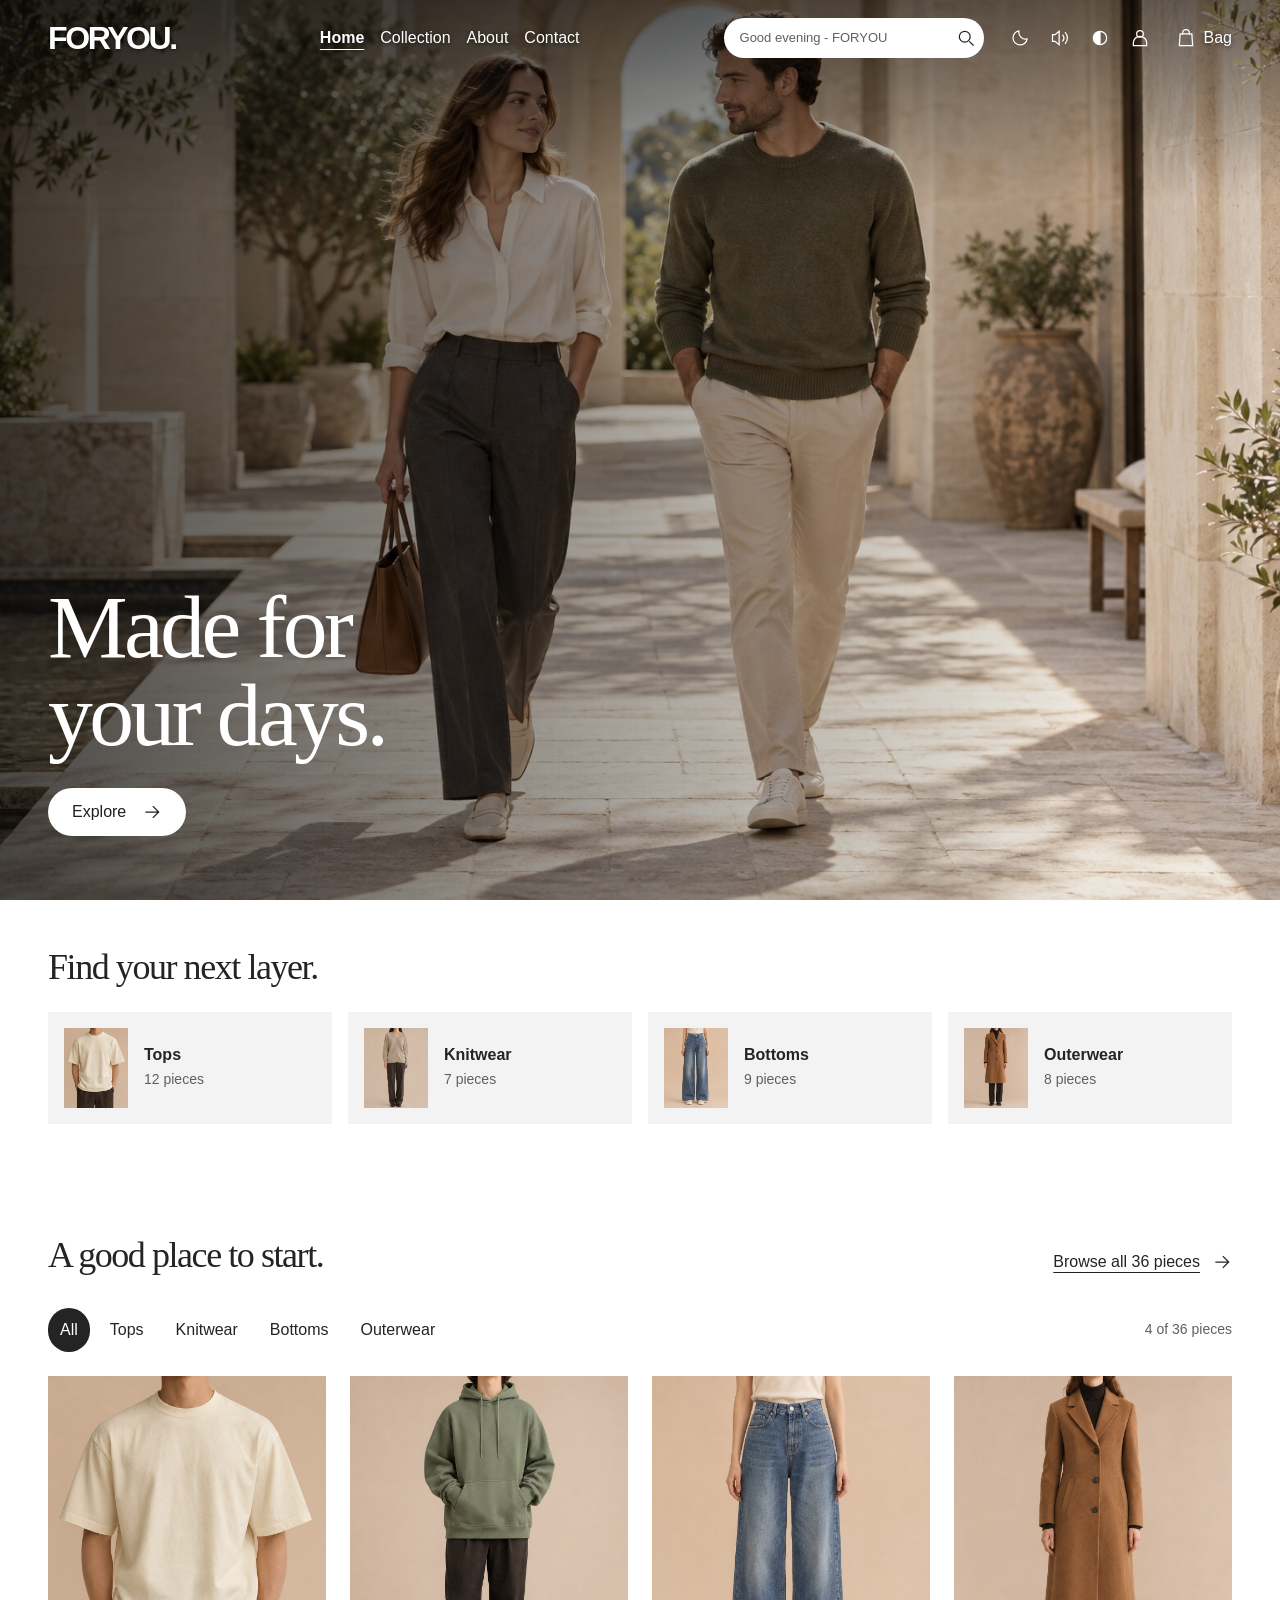
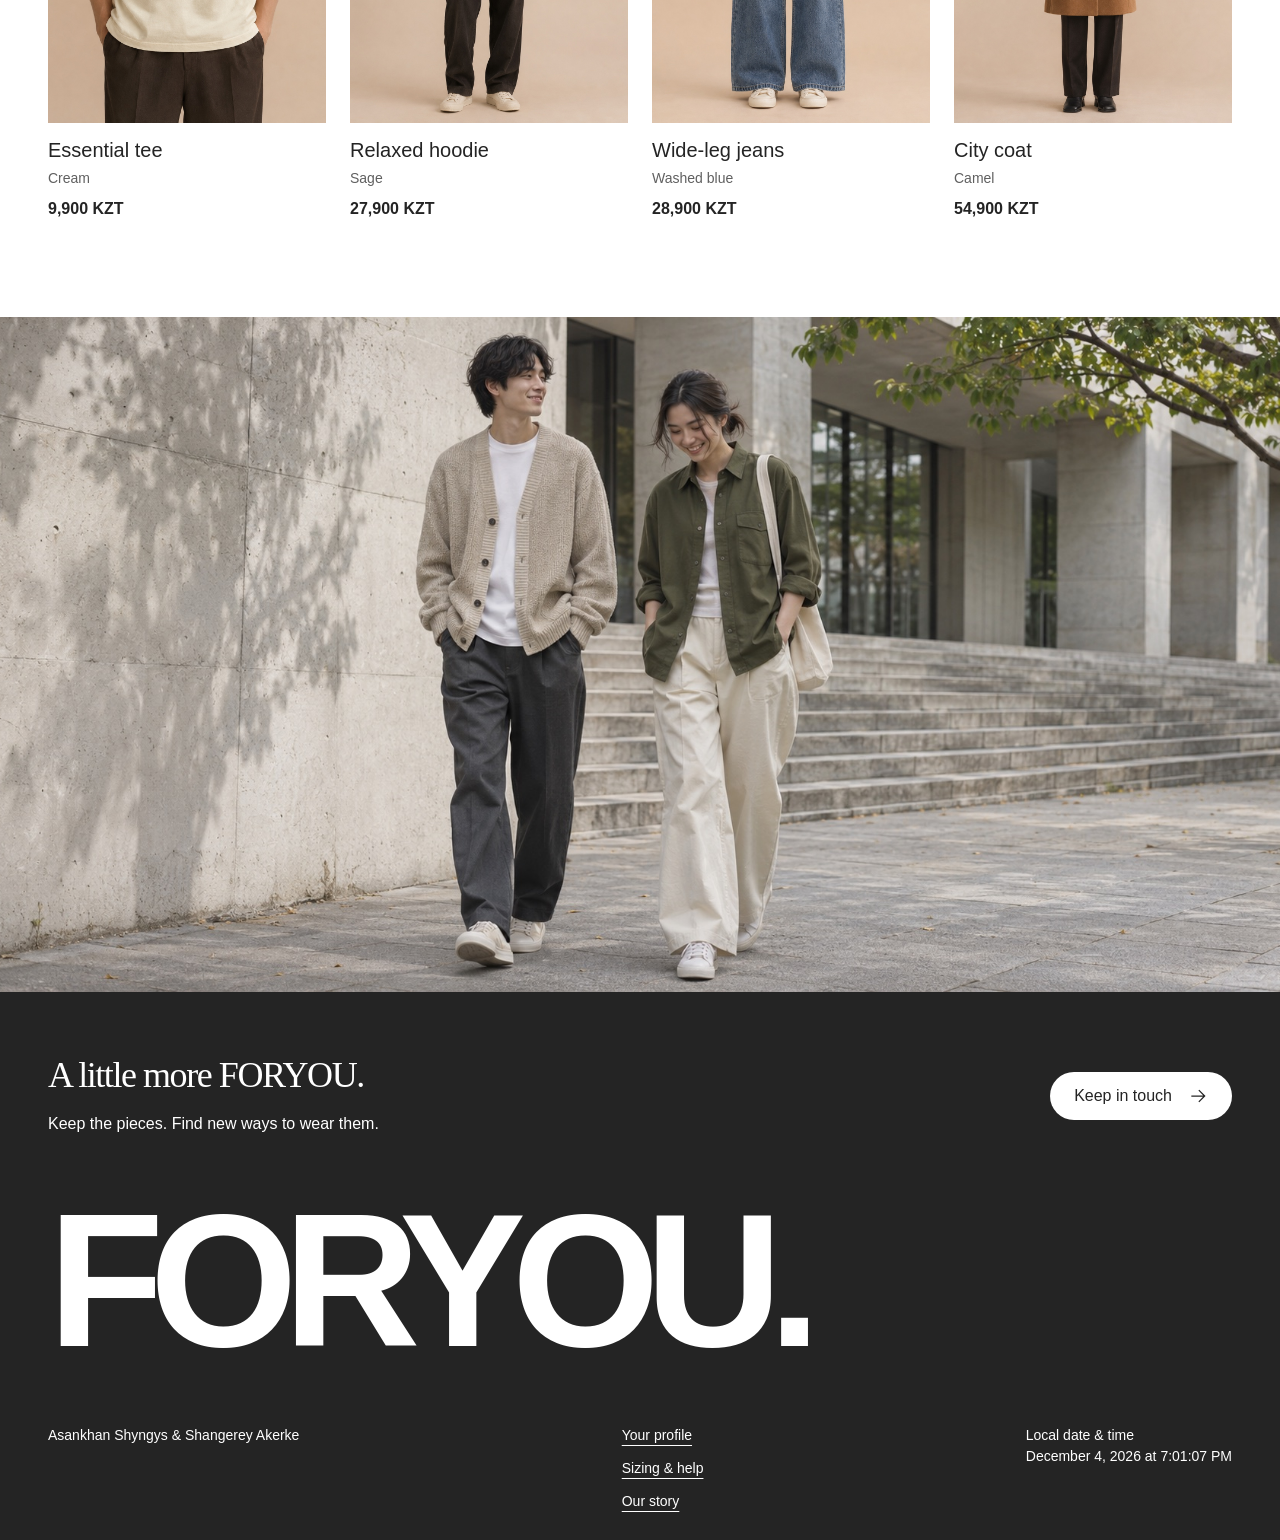
<file: index.html>
<!DOCTYPE html>
<html lang="en">
<head>
  <link rel="icon" type="image/svg+xml" href="favicon.svg?v=folded1">
  <meta charset="UTF-8">
  <meta name="viewport" content="width=device-width, initial-scale=1">
  <meta name="description" content="FORYOU everyday clothing. Explore coordinated essentials, outfit inspiration and your size guide.">
  <title>Home | FORYOU</title>
  <link rel="stylesheet" href="vendor/bootstrap.min.css">
  <link rel="stylesheet" href="css/style.css?v=final1">
  <link rel="stylesheet" href="css/assignment6.css?v=no-progress1">
  <link rel="stylesheet" href="css/home.css?v=sections1">
  <script src="vendor/jquery-4.0.0.min.js" defer></script>
  <script src="js/auth-store.js?v=final1" defer></script>
  <script src="js/navigation.js?v=final1" defer></script>
  <script src="js/script.js?v=final1" defer></script>
  <noscript><style>img[data-src] { display:none }</style></noscript>
</head>
<body class="foryou-home d-flex flex-column min-vh-100">
<a class="visually-hidden-focusable skip-link" href="#main">Skip to content</a>
<div data-site-navigation></div>
<main id="main">
  <section class="fy-hero" aria-labelledby="welcome">
    <div class="fy-hero-copy">
      <h1 id="welcome" class="fy-enter">Made for<br>your days.</h1>
      <a class="fy-button fy-enter" href="collection.html?view=style2">Explore <svg class="fy-icon" aria-hidden="true"><use href="#fy-arrow"/></svg></a>
    </div>
    <div class="fy-hero-art">
      <figure class="fy-scene fy-enter"><img src="images/studio.jpg" width="1536" height="1024" alt="Two models in FORYOU's coordinated chalk and moss outfits" fetchpriority="high"><figcaption>A little chalk. A little moss. A lot of possibility.</figcaption></figure>

    </div>
  </section>

  <section class="fy-container fy-categories" aria-labelledby="categories-title">
    <div class="fy-section-heading"><h2 id="categories-title">Find your next layer.</h2></div>
    <div class="fy-category-grid" id="home-categories">
      <a href="collection.html?q=tops&view=style2">Tops</a><a href="collection.html?q=knitwear&view=style2">Knitwear</a><a href="collection.html?q=bottoms&view=style2">Bottoms</a><a href="collection.html?q=outerwear&view=style2">Outerwear</a>
    </div>
  </section>

  <section class="fy-container fy-picks" aria-labelledby="picks-title">
    <div class="fy-section-heading"><h2 id="picks-title">A good place to start.</h2><a class="fy-text-link" id="home-see-all" href="collection.html?view=style2">Browse all 36 pieces <svg class="fy-icon" aria-hidden="true"><use href="#fy-arrow"/></svg></a></div>
    <div class="fy-filter-row">
      <div class="fy-filter-group" id="home-filters" role="group" aria-label="Choose a clothing category">
        <button type="button" data-category="all" aria-pressed="true">All</button>
        <button type="button" data-category="tops" aria-pressed="false">Tops</button>
        <button type="button" data-category="knitwear" aria-pressed="false">Knitwear</button>
        <button type="button" data-category="bottoms" aria-pressed="false">Bottoms</button>
        <button type="button" data-category="outerwear" aria-pressed="false">Outerwear</button>
      </div>
      <p id="home-results" role="status" aria-live="polite">A selection from our 36-piece collection.</p>
    </div>
    <div class="fy-product-grid" id="home-products"></div>
    <noscript><p><a href="collection.html?view=style2">View all 36 pieces with descriptions and prices.</a></p></noscript>
  </section>

  <section class="fy-campaign" aria-label="Everyday layers collection">
    <img src="images/everyday-layers-banner.jpg" width="1536" height="1024" alt="Two models in oatmeal knitwear and an olive overshirt beside a contemporary concrete building" loading="lazy">
  </section>


</main>
<footer class="site-footer fy-footer">
  <div class="fy-container">
    <div class="fy-footer-top"><div><h2>A little more FORYOU.</h2><p>Keep the pieces. Find new ways to wear them.</p></div><button class="fy-button fy-button-light" type="button" data-open-popup>Keep in touch <svg class="fy-icon" aria-hidden="true"><use href="#fy-arrow"/></svg></button></div>
    <a class="footer-wordmark" href="index.html?view=style2" aria-label="FORYOU home">FORYOU.</a>
    <div class="fy-footer-bottom"><p>Asankhan Shyngys &amp; Shangerey Akerke</p><nav aria-label="Footer navigation"><a href="profile.html?view=auth1">Your profile</a><a href="contact.html?view=style2#questions">Sizing &amp; help</a><a href="about.html?view=style2">Our story</a></nav><p>Local date &amp; time<br><time data-clock>Available with JavaScript</time></p></div>
  </div>
</footer>
<script src="vendor/bootstrap.bundle.min.js"></script>
<dialog id="subscribe-dialog" aria-labelledby="subscribe-title">
  <div class="popup-inner">
    <button type="button" class="close-popup" data-close-popup aria-label="Close subscription form">×</button>
    <h2 id="subscribe-title">A little FORYOU</h2>
    <p>Save your email on this device to register your interest in FORYOU updates.</p>

    <form id="subscribe-form" novalidate>
      <label for="subscriber-email">Email address</label>
      <input class="form-control" id="subscriber-email" name="email" type="text" inputmode="email" autocomplete="email" aria-describedby="subscriber-email-error">
      <p class="field-error" id="subscriber-email-error"></p>
      <button type="submit" class="btn btn-primary w-100">Save email</button>
      <p class="form-status" id="subscribe-status" role="status"></p>
    </form>
  </div>
</dialog>
<script src="js/site.js?v=final1" defer></script>
<script src="js/common.js?v=click-sound1" defer></script>
<script src="js/products.js?v=final1" defer></script>
<script src="js/home.js?v=final1" defer></script>
<script src="js/cart-store.js?v=style2" defer></script>
</body>
</html>
</file>
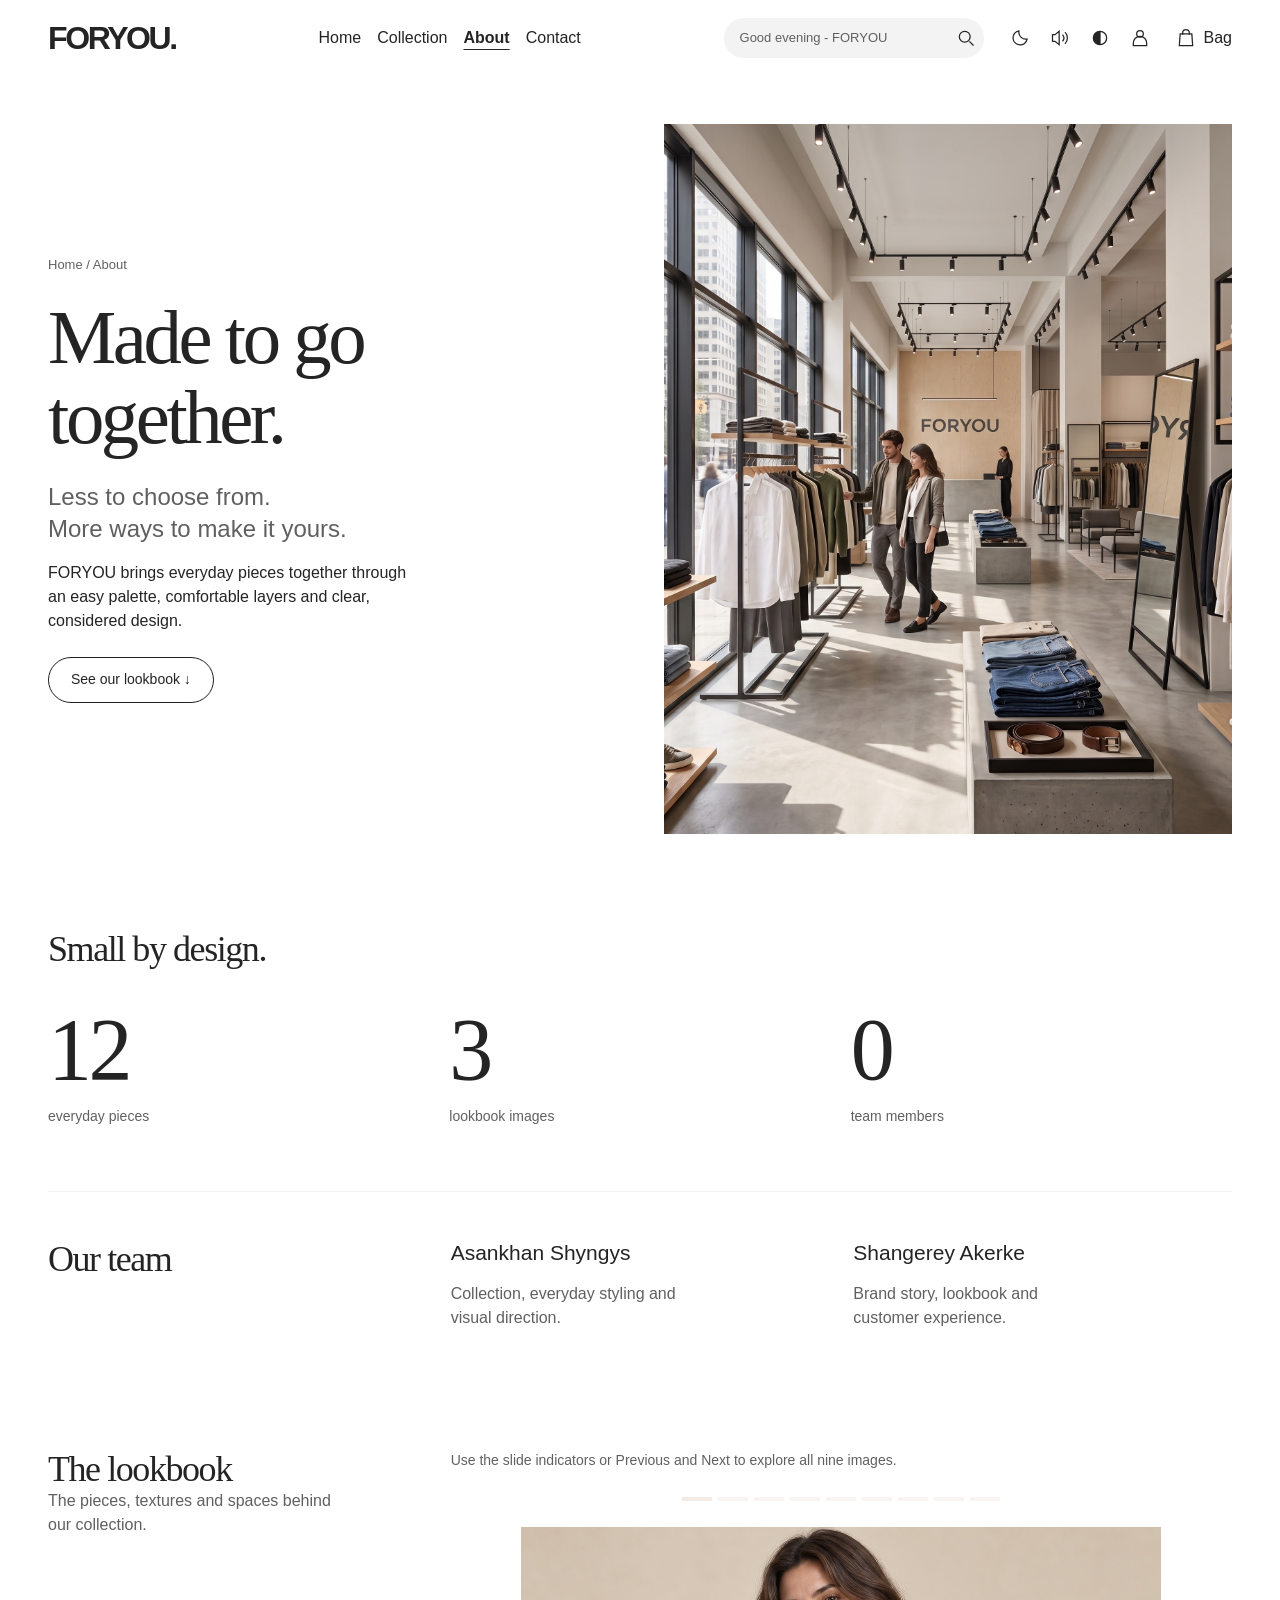
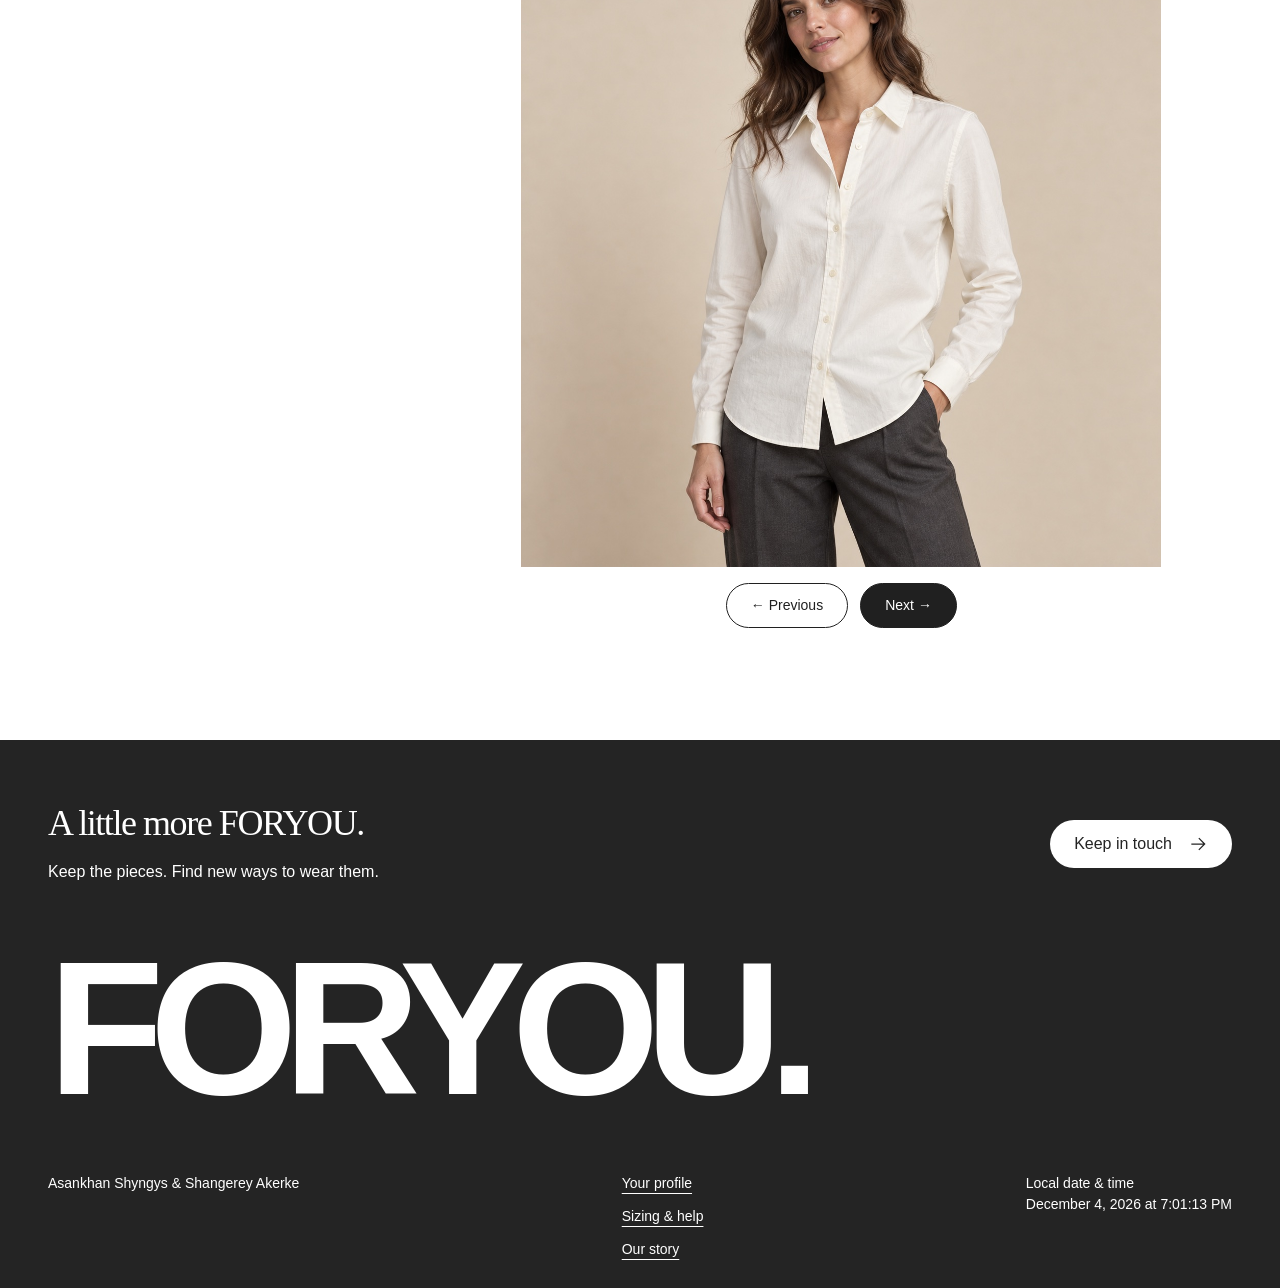
<file: about.html>
<!DOCTYPE html>
<html lang="en">
<head>
  <link rel="icon" type="image/svg+xml" href="favicon.svg?v=folded1">
  <meta charset="UTF-8">
  <meta name="viewport" content="width=device-width, initial-scale=1">
  <meta name="description" content="FORYOU everyday clothing. Explore coordinated essentials, outfit inspiration and your size guide.">
  <title>About us | FORYOU</title>
  <link rel="stylesheet" href="vendor/bootstrap.min.css">
  <link rel="stylesheet" href="css/style.css?v=final1">
  <link rel="stylesheet" href="css/assignment6.css?v=no-progress1">
  <link rel="stylesheet" href="css/home.css?v=sections1">
  <link rel="stylesheet" href="css/pages.css?v=lookbook1">
  <script src="vendor/jquery-4.0.0.min.js" defer></script>
  <script src="js/auth-store.js?v=final1" defer></script>
  <script src="js/navigation.js?v=final1" defer></script>
  <script src="js/script.js?v=final1" defer></script>
  <noscript><style>img[data-src] { display:none }</style></noscript>
</head>
<body data-page="about" class="foryou-home fy-inner fy-about d-flex flex-column min-vh-100">

<a class="visually-hidden-focusable position-absolute bg-white text-dark p-3 skip-link" href="#main">Skip to content</a>
<div data-site-navigation></div>
<main id="main" class="flex-grow-1">
<div class="fy-container fy-page-content">
  <section class="row g-4 g-lg-5 align-items-center mb-5 fy-about-hero" aria-labelledby="story-title">
    <div class="col-12 col-lg-6"><p class="fy-page-path"><a href="index.html?view=style2">Home</a> / About</p><h1 id="story-title" class="mb-4">Made to go<br>together.</h1><p class="lead text-secondary">Less to choose from.<br>More ways to make it yours.</p><p>FORYOU brings everyday pieces together through an easy palette, comfortable layers and clear, considered design.</p><a class="btn gap-1 btn-outline-primary mt-2" href="#lookbook">See our lookbook ↓</a></div>
    <div class="col-12 col-lg-6"><img class="img-fluid w-100 story-image" src="images/banner.jpg" alt="Sunlit FORYOU clothing interior" width="2048" height="2048"></div>
  </section>
  <section aria-labelledby="facts-title">
    <h2 id="facts-title">Small by design.</h2>
    <div class="collection-facts">
      <p><strong data-count="36">36</strong><span>everyday pieces</span></p>
      <p><strong data-count="9">9</strong><span>lookbook images</span></p>
      <p><strong data-count="2">2</strong><span>team members</span></p>
    </div>
  </section>
  <section class="py-4 py-lg-5 fy-team" aria-labelledby="team-title">
    <div class="row g-4"><div class="col-12 col-lg-4"><h2 id="team-title">Our team</h2></div>
    <div class="col-12 col-md-6 col-lg-4"><article class="card border-0 h-100 fy-team-member"><div class="card-body p-4"><h3 class="h4">Asankhan Shyngys</h3><p class="mb-0">Collection, everyday styling and visual direction.</p></div></article></div>
    <div class="col-12 col-md-6 col-lg-4"><article class="card border-0 h-100 fy-team-member"><div class="card-body p-4"><h3 class="h4">Shangerey Akerke</h3><p class="mb-0">Brand story, lookbook and customer experience.</p></div></article></div></div>
  </section>
  <section id="lookbook" class="py-4 py-lg-5 fy-lookbook" aria-labelledby="lookbook-title">
    <div class="row g-4"><div class="col-12 col-lg-4"><h2 id="lookbook-title">The lookbook</h2><p class="text-secondary">The pieces, textures and spaces behind our collection.</p></div><div class="col-12 col-lg-8">
<p id="lookbook-help" class="small text-secondary mb-3">Use the slide indicators or Previous and Next to explore all nine images.</p>
<div id="lookbook-carousel" class="carousel slide" data-bs-interval="false"
     role="region" aria-roledescription="carousel" aria-label="FORYOU lookbook" aria-describedby="lookbook-help">
  <div class="carousel-indicators position-static mb-3" data-bs-theme="dark">
    <button type="button" data-bs-target="#lookbook-carousel" data-bs-slide-to="0" class="active" aria-current="true" aria-label="Slide 1 of 9"></button>
    <button type="button" data-bs-target="#lookbook-carousel" data-bs-slide-to="1" aria-label="Slide 2 of 9"></button>
    <button type="button" data-bs-target="#lookbook-carousel" data-bs-slide-to="2" aria-label="Slide 3 of 9"></button>
    <button type="button" data-bs-target="#lookbook-carousel" data-bs-slide-to="3" aria-label="Slide 4 of 9"></button>
    <button type="button" data-bs-target="#lookbook-carousel" data-bs-slide-to="4" aria-label="Slide 5 of 9"></button>
    <button type="button" data-bs-target="#lookbook-carousel" data-bs-slide-to="5" aria-label="Slide 6 of 9"></button>
    <button type="button" data-bs-target="#lookbook-carousel" data-bs-slide-to="6" aria-label="Slide 7 of 9"></button>
    <button type="button" data-bs-target="#lookbook-carousel" data-bs-slide-to="7" aria-label="Slide 8 of 9"></button>
    <button type="button" data-bs-target="#lookbook-carousel" data-bs-slide-to="8" aria-label="Slide 9 of 9"></button>
  </div>
  <div class="carousel-inner bg-soft" aria-live="polite">
<figure class="carousel-item active mb-0"><img class="d-block w-100 lookbook-image" data-src="images/shirt.jpg" src="data:image/svg+xml,%3Csvg xmlns='http://www.w3.org/2000/svg' width='1' height='1'/%3E" alt="Model wearing an ivory shirt" width="1254" height="1254" loading="lazy"><noscript><img class="d-block w-100 lookbook-image" src="images/shirt.jpg" alt="Model wearing an ivory shirt" width="1254" height="1254" loading="lazy"></noscript></figure>
<figure class="carousel-item mb-0"><img class="d-block w-100 lookbook-image" data-src="images/knit.jpg" src="data:image/svg+xml,%3Csvg xmlns='http://www.w3.org/2000/svg' width='1' height='1'/%3E" alt="Model wearing a moss-green knit sweater" width="1254" height="1254" loading="lazy"><noscript><img class="d-block w-100 lookbook-image" src="images/knit.jpg" alt="Model wearing a moss-green knit sweater" width="1254" height="1254" loading="lazy"></noscript></figure>
<figure class="carousel-item mb-0"><img class="d-block w-100 lookbook-image" data-src="images/jacket.jpg" src="data:image/svg+xml,%3Csvg xmlns='http://www.w3.org/2000/svg' width='1' height='1'/%3E" alt="Model wearing a sand-coloured jacket" width="1254" height="1254" loading="lazy"><noscript><img class="d-block w-100 lookbook-image" src="images/jacket.jpg" alt="Model wearing a sand-coloured jacket" width="1254" height="1254" loading="lazy"></noscript></figure>
<figure class="carousel-item mb-0"><img class="d-block w-100 lookbook-image" data-src="images/trousers.jpg" src="data:image/svg+xml,%3Csvg xmlns='http://www.w3.org/2000/svg' width='1' height='1'/%3E" alt="Charcoal straight-leg trousers" width="1254" height="1254" loading="lazy"><noscript><img class="d-block w-100 lookbook-image" src="images/trousers.jpg" alt="Charcoal straight-leg trousers" width="1254" height="1254" loading="lazy"></noscript></figure>
<figure class="carousel-item mb-0"><img class="d-block w-100 lookbook-image" data-src="images/studio.jpg" src="data:image/svg+xml,%3Csvg xmlns='http://www.w3.org/2000/svg' width='1' height='1'/%3E" alt="Two models in coordinated neutral outfits" width="1254" height="1254" loading="lazy"><noscript><img class="d-block w-100 lookbook-image" src="images/studio.jpg" alt="Two models in coordinated neutral outfits" width="1254" height="1254" loading="lazy"></noscript></figure>
<figure class="carousel-item mb-0"><img class="d-block w-100 lookbook-image" data-src="images/banner.jpg" src="data:image/svg+xml,%3Csvg xmlns='http://www.w3.org/2000/svg' width='1' height='1'/%3E" alt="Bright clothing-store interior" width="1254" height="1254" loading="lazy"><noscript><img class="d-block w-100 lookbook-image" src="images/banner.jpg" alt="Bright clothing-store interior" width="1254" height="1254" loading="lazy"></noscript></figure>
<figure class="carousel-item mb-0"><img class="d-block w-100 lookbook-image" data-src="images/contactus.jpg" src="data:image/svg+xml,%3Csvg xmlns='http://www.w3.org/2000/svg' width='1' height='1'/%3E" alt="Clothing displays in FORYOU" width="1254" height="1254" loading="lazy"><noscript><img class="d-block w-100 lookbook-image" src="images/contactus.jpg" alt="Clothing displays in FORYOU" width="1254" height="1254" loading="lazy"></noscript></figure>
<figure class="carousel-item mb-0"><img class="d-block w-100 lookbook-image" data-src="images/gallery-cotton.jpg" src="data:image/svg+xml,%3Csvg xmlns='http://www.w3.org/2000/svg' width='1' height='1'/%3E" alt="Ivory cotton shirt draped over a wooden chair" width="1254" height="1254" loading="lazy"><noscript><img class="d-block w-100 lookbook-image" src="images/gallery-cotton.jpg" alt="Ivory cotton shirt draped over a wooden chair" width="1254" height="1254" loading="lazy"></noscript></figure>
<figure class="carousel-item mb-0"><img class="d-block w-100 lookbook-image" data-src="images/gallery-knitwear.jpg" src="data:image/svg+xml,%3Csvg xmlns='http://www.w3.org/2000/svg' width='1' height='1'/%3E" alt="Oatmeal, olive and charcoal knitwear folded on a shelf" width="1254" height="1254" loading="lazy"><noscript><img class="d-block w-100 lookbook-image" src="images/gallery-knitwear.jpg" alt="Oatmeal, olive and charcoal knitwear folded on a shelf" width="1254" height="1254" loading="lazy"></noscript></figure>
  </div>
  <div class="fy-lookbook-controls">
    <button class="btn gap-1 btn-outline-primary px-4" type="button" data-bs-target="#lookbook-carousel" data-bs-slide="prev"><span aria-hidden="true">←</span> Previous</button>
    <button class="btn gap-1 btn-primary px-4" type="button" data-bs-target="#lookbook-carousel" data-bs-slide="next">Next <span aria-hidden="true">→</span></button>
  </div>
</div></div></div>
  </section>
</div></main>

<footer class="site-footer fy-footer">
  <div class="fy-container">
    <div class="fy-footer-top"><div><h2>A little more FORYOU.</h2><p>Keep the pieces. Find new ways to wear them.</p></div><button class="fy-button fy-button-light" type="button" data-open-popup>Keep in touch <svg class="fy-icon" aria-hidden="true"><use href="#fy-arrow"/></svg></button></div>
    <a class="footer-wordmark" href="index.html?view=style2" aria-label="FORYOU home">FORYOU.</a>
    <div class="fy-footer-bottom"><p>Asankhan Shyngys &amp; Shangerey Akerke</p><nav aria-label="Footer navigation"><a href="profile.html?view=auth1">Your profile</a><a href="contact.html?view=style2#questions">Sizing &amp; help</a><a href="about.html?view=style2">Our story</a></nav><p>Local date &amp; time<br><time data-clock>Available with JavaScript</time></p></div>
  </div>
</footer>
<script src="vendor/bootstrap.bundle.min.js"></script>

<dialog id="subscribe-dialog" aria-labelledby="subscribe-title">
  <div class="popup-inner">
    <button type="button" class="close-popup" data-close-popup aria-label="Close subscription form">×</button>
    <h2 id="subscribe-title">A little FORYOU</h2>
    <p>Save your email on this device to register your interest in FORYOU updates.</p>

    <form id="subscribe-form" novalidate>
      <label for="subscriber-email">Email address</label>
      <input class="form-control" id="subscriber-email" name="email" type="text" inputmode="email" autocomplete="email" aria-describedby="subscriber-email-error">
      <p class="field-error" id="subscriber-email-error"></p>
      <button type="submit" class="btn btn-primary w-100">Save email</button>
      <p class="form-status" id="subscribe-status" role="status"></p>
    </form>
  </div>
</dialog>
<script src="js/site.js?v=final1" defer></script>
<script src="js/common.js?v=click-sound1" defer></script>
<script src="js/products.js?v=final1" defer></script>
<script src="js/cart-store.js?v=style2" defer></script>
</body>
</html>
</file>
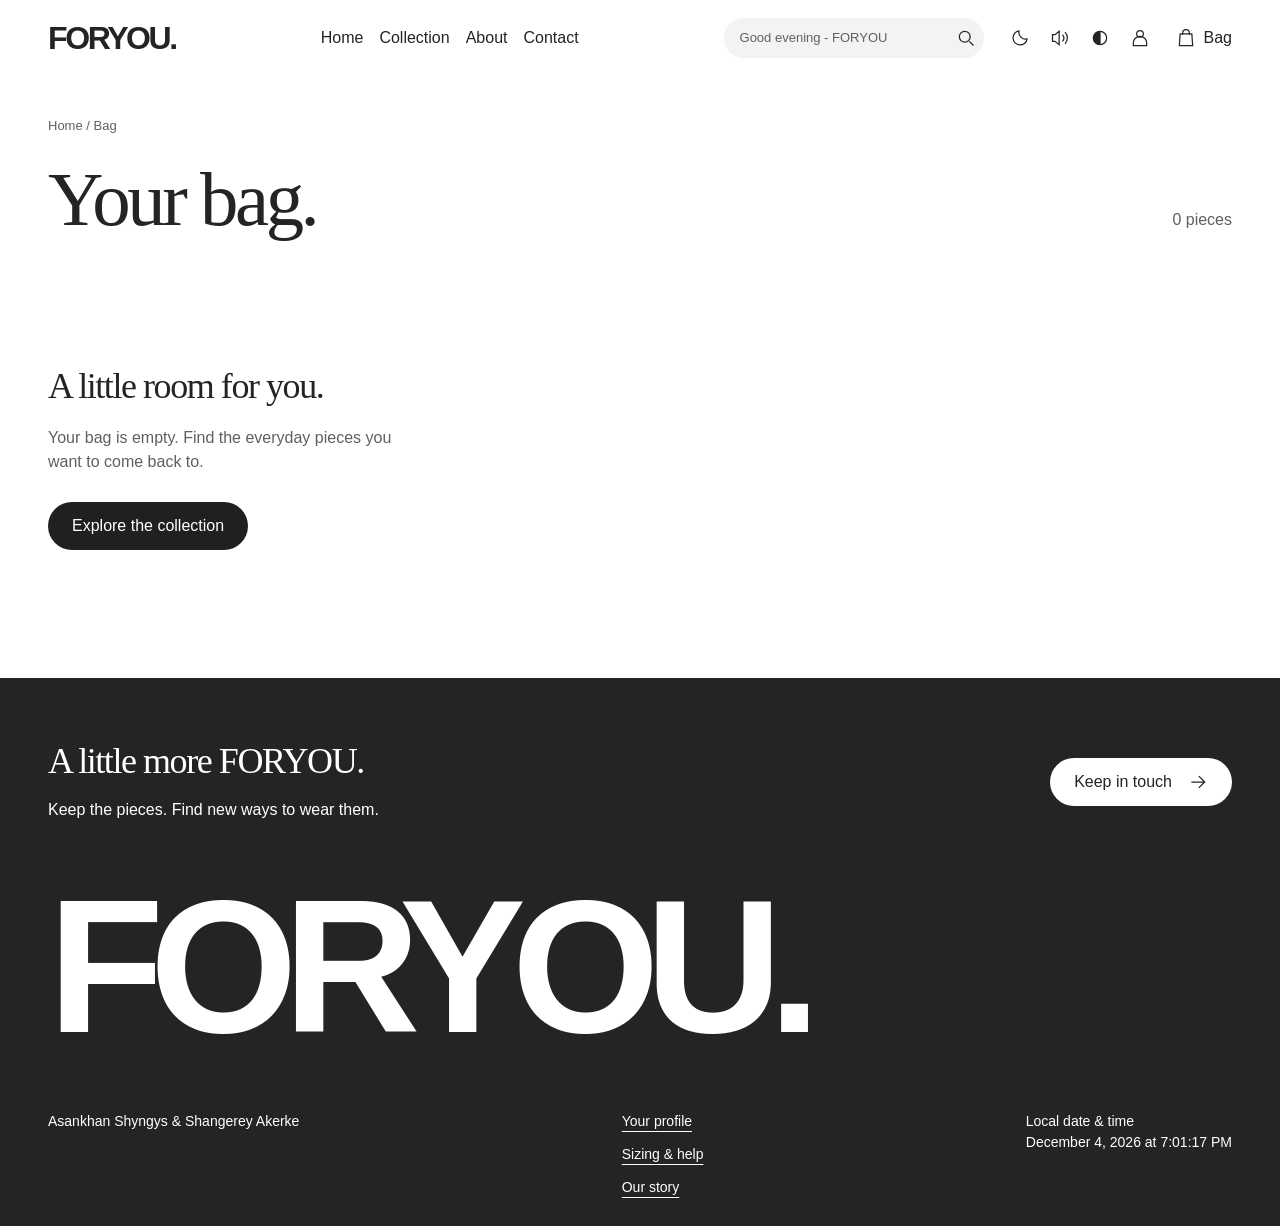
<file: bag.html>
<!DOCTYPE html>
<html lang="en">
<head>
  <link rel="icon" type="image/svg+xml" href="favicon.svg?v=folded1">
  <meta charset="UTF-8">
  <meta name="viewport" content="width=device-width, initial-scale=1">
  <meta name="description" content="FORYOU everyday clothing. Explore coordinated essentials, outfit inspiration and your size guide.">
  <title>Your bag | FORYOU</title>
  <link rel="stylesheet" href="vendor/bootstrap.min.css">
  <link rel="stylesheet" href="css/style.css?v=final1">
  <link rel="stylesheet" href="css/assignment6.css?v=no-progress1">
  <link rel="stylesheet" href="css/home.css?v=sections1">
  <link rel="stylesheet" href="css/pages.css?v=style2">
  <link rel="stylesheet" href="css/bag.css?v=style2">
  <script src="vendor/jquery-4.0.0.min.js" defer></script>
  <script src="js/auth-store.js?v=final1" defer></script>
  <script src="js/navigation.js?v=final1" defer></script>
  <script src="js/script.js?v=final1" defer></script>
  <noscript><style>img[data-src] { display:none }</style></noscript>
</head>
<body data-page="bag" class="foryou-home fy-inner fy-bag-page d-flex flex-column min-vh-100">

<a class="visually-hidden-focusable position-absolute bg-white text-dark p-3 skip-link" href="#main">Skip to content</a>
<div data-site-navigation></div>
<main id="main" class="fy-container fy-bag-main">
  <p class="fy-page-path"><a href="index.html?view=style2">Home</a> / Bag</p>
  <div class="fy-bag-heading"><h1>Your bag.</h1><p id="bag-count" role="status">0 pieces</p></div>
  <p id="bag-feedback" role="status" aria-live="polite"></p>
  <div class="fy-bag-layout">
    <div><div id="bag-items"></div><section id="bag-empty" class="fy-bag-empty" hidden><h2>A little room for you.</h2><p>Your bag is empty. Find the everyday pieces you want to come back to.</p><a class="fy-button" href="collection.html?view=style2">Explore the collection</a></section></div>
    <aside id="bag-summary" class="fy-bag-summary" aria-labelledby="summary-title" hidden>
      <header><h2 id="summary-title">Order summary</h2><strong id="summary-count">0 items</strong></header>
      <dl>
        <div><dt>Item(s) subtotal</dt><dd data-bag-subtotal>0 KZT</dd></div>
        <div><dt>Shipping</dt><dd><abbr title="To be determined">TBD</abbr></dd></div>
        <div><dt>Subtotal</dt><dd data-bag-subtotal>0 KZT</dd></div>
        <div><dt>Estimated tax</dt><dd><abbr title="To be determined">TBD</abbr></dd></div>
        <div class="fy-order-total"><dt>Order total</dt><dd id="bag-total">0 KZT</dd></div>
      </dl>
      <p class="fy-order-note">Shown total is for items only. Shipping and tax are undetermined.</p>
      <a class="fy-button" href="collection.html?view=style2">Continue exploring</a>
    </aside>
  </div>
  <noscript><p>Enable JavaScript to view your saved bag. <a href="collection.html?view=style2">Explore the collection</a>.</p></noscript>
</main>

<footer class="site-footer fy-footer">
  <div class="fy-container">
    <div class="fy-footer-top"><div><h2>A little more FORYOU.</h2><p>Keep the pieces. Find new ways to wear them.</p></div><button class="fy-button fy-button-light" type="button" data-open-popup>Keep in touch <svg class="fy-icon" aria-hidden="true"><use href="#fy-arrow"/></svg></button></div>
    <a class="footer-wordmark" href="index.html?view=style2" aria-label="FORYOU home">FORYOU.</a>
    <div class="fy-footer-bottom"><p>Asankhan Shyngys &amp; Shangerey Akerke</p><nav aria-label="Footer navigation"><a href="profile.html?view=auth1">Your profile</a><a href="contact.html?view=style2#questions">Sizing &amp; help</a><a href="about.html?view=style2">Our story</a></nav><p>Local date &amp; time<br><time data-clock>Available with JavaScript</time></p></div>
  </div>
</footer>
<script src="vendor/bootstrap.bundle.min.js"></script>

<dialog id="subscribe-dialog" aria-labelledby="subscribe-title">
  <div class="popup-inner">
    <button type="button" class="close-popup" data-close-popup aria-label="Close subscription form">×</button>
    <h2 id="subscribe-title">A little FORYOU</h2>
    <p>Save your email on this device to register your interest in FORYOU updates.</p>

    <form id="subscribe-form" novalidate>
      <label for="subscriber-email">Email address</label>
      <input class="form-control" id="subscriber-email" name="email" type="text" inputmode="email" autocomplete="email" aria-describedby="subscriber-email-error">
      <p class="field-error" id="subscriber-email-error"></p>
      <button type="submit" class="btn btn-primary w-100">Save email</button>
      <p class="form-status" id="subscribe-status" role="status"></p>
    </form>
  </div>
</dialog>
<script src="js/site.js?v=final1" defer></script>
<script src="js/common.js?v=click-sound1" defer></script>
<script src="js/products.js?v=final1" defer></script>
<script src="js/cart-store.js?v=style2" defer></script>
<script src="js/bag.js?v=style2" defer></script>
</body>
</html>
</file>
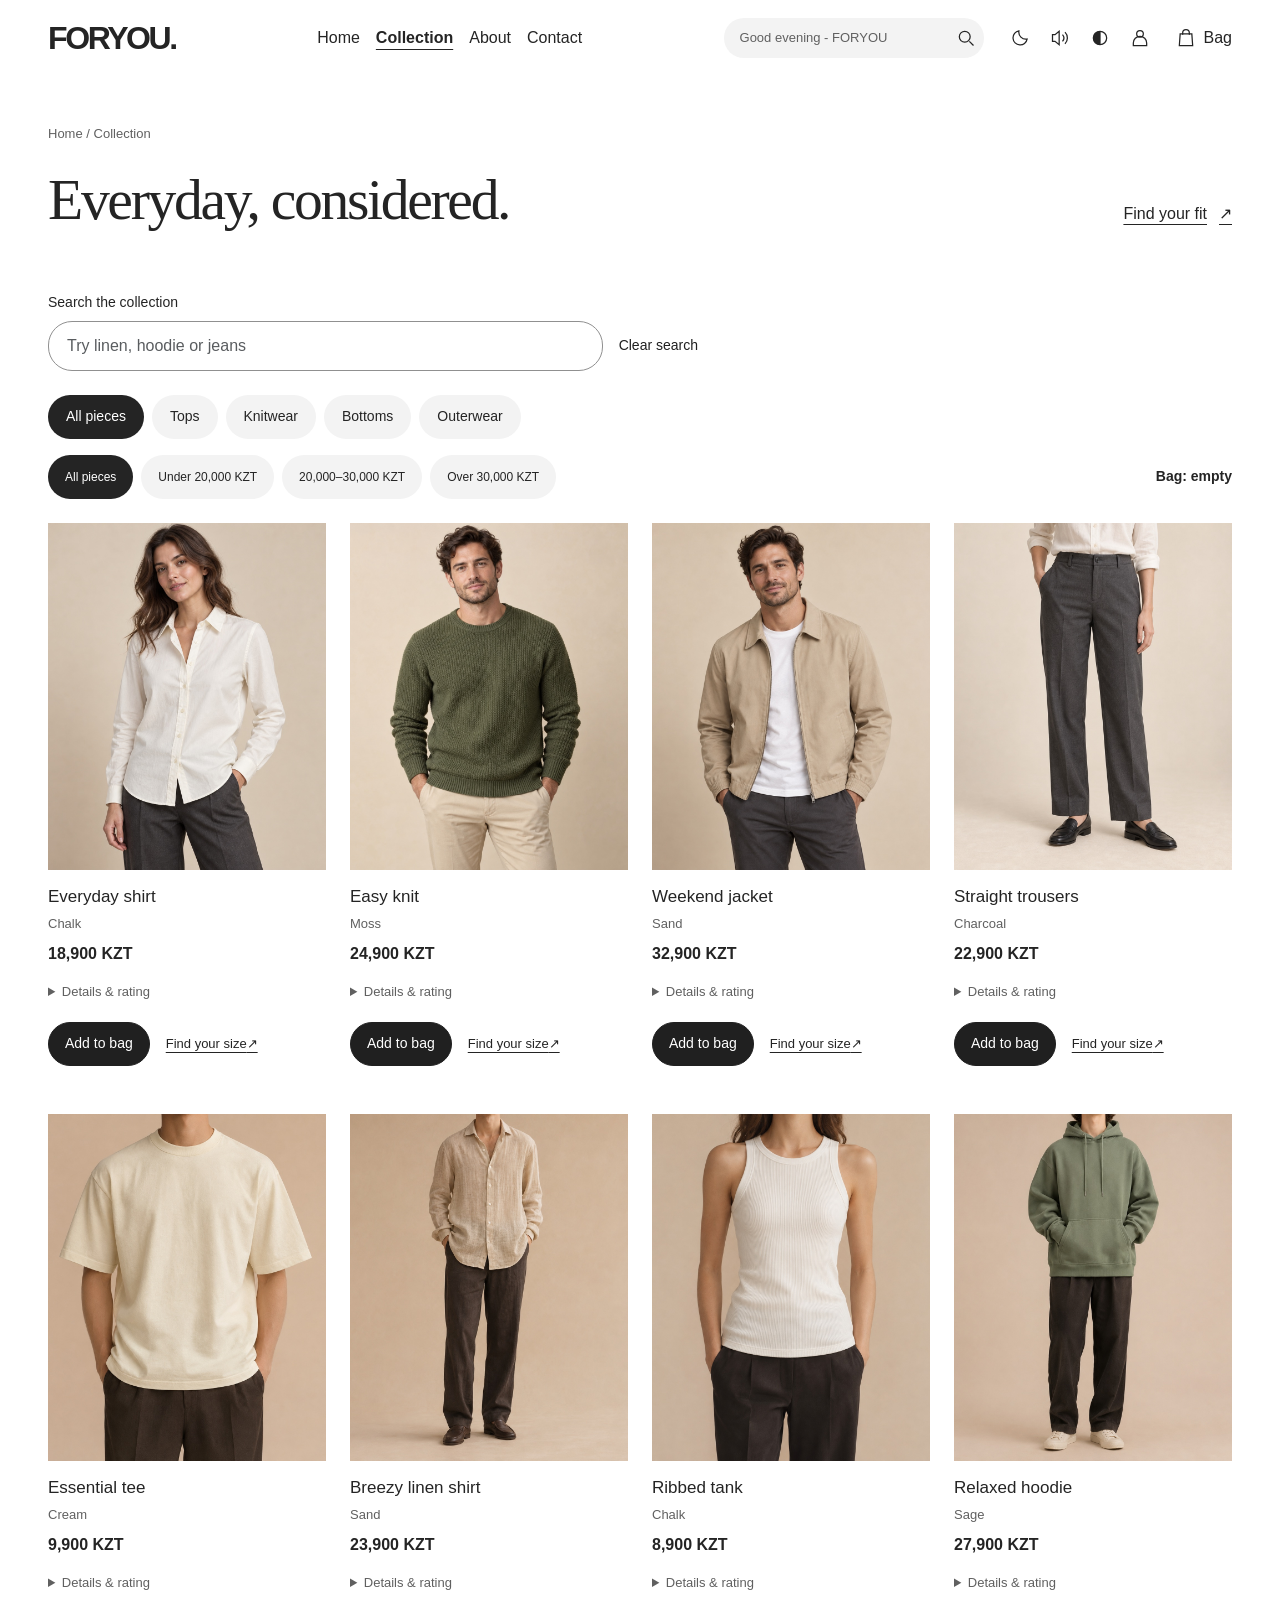
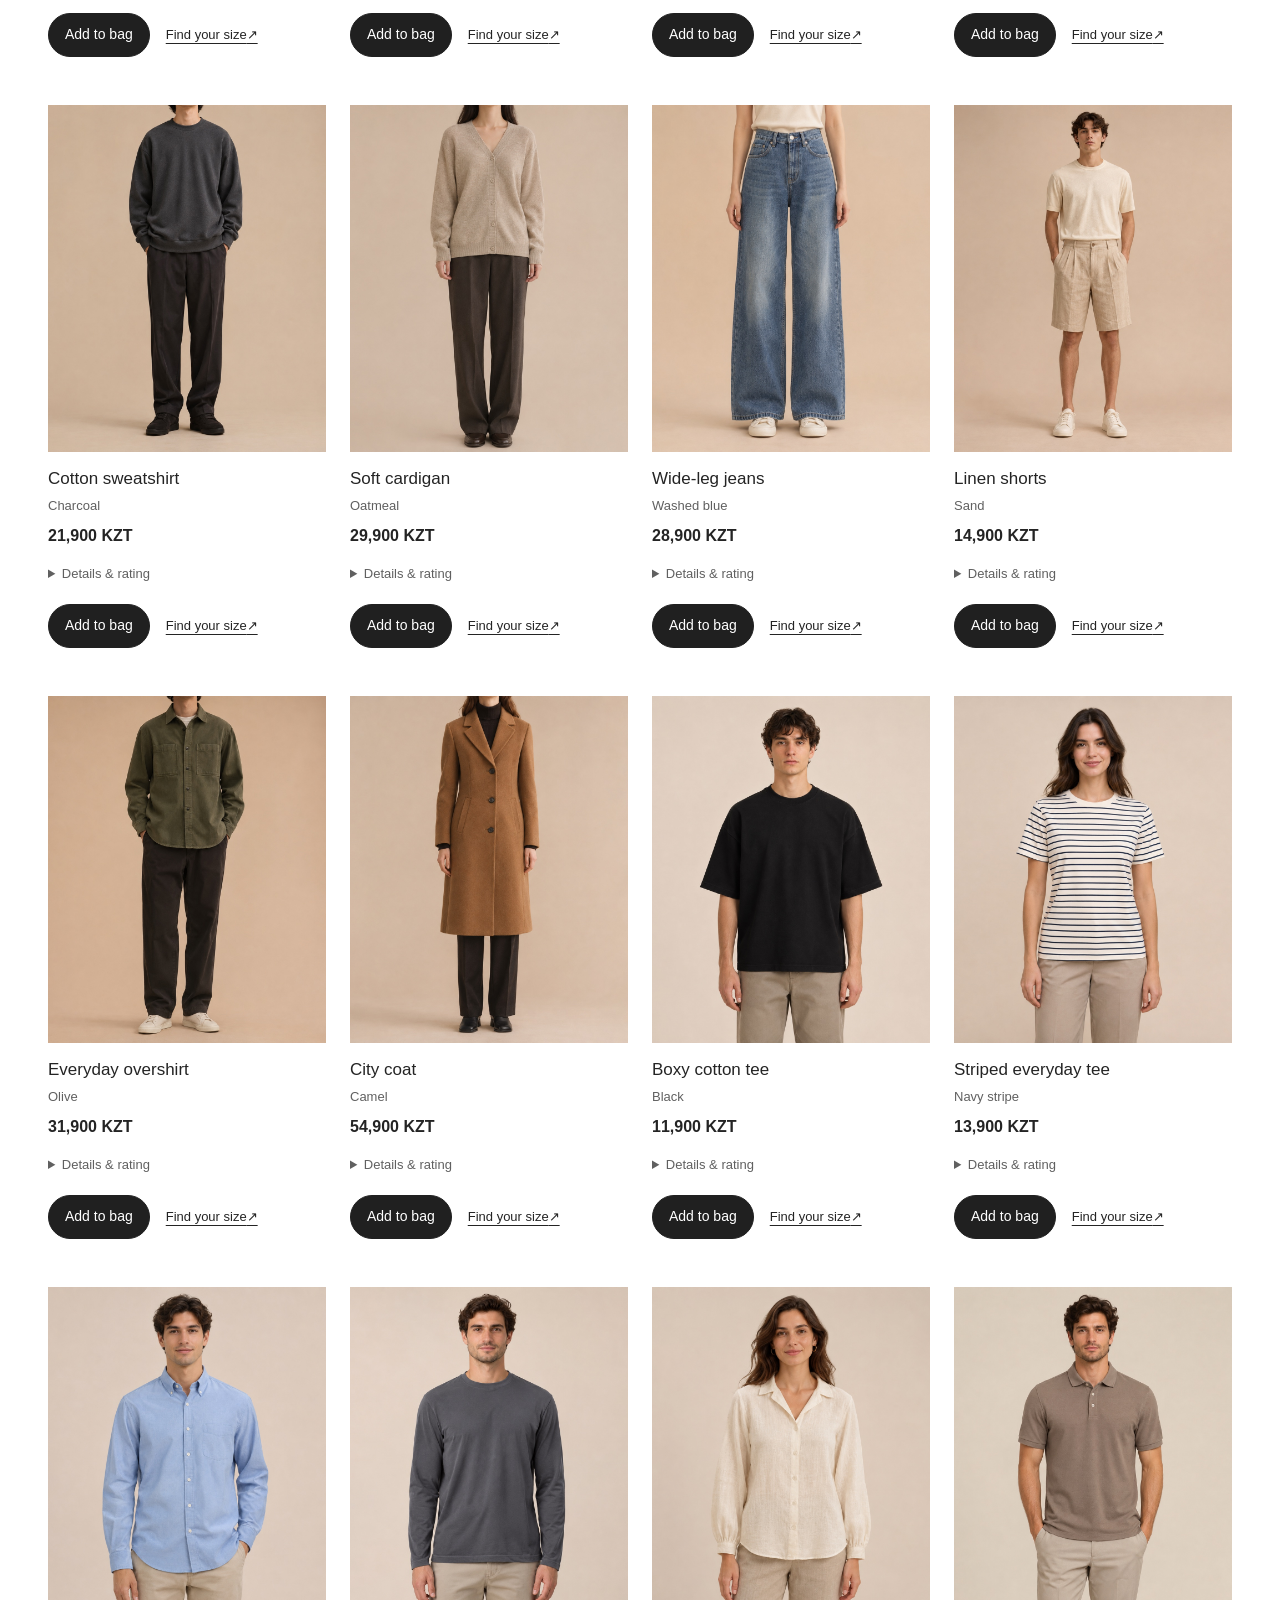
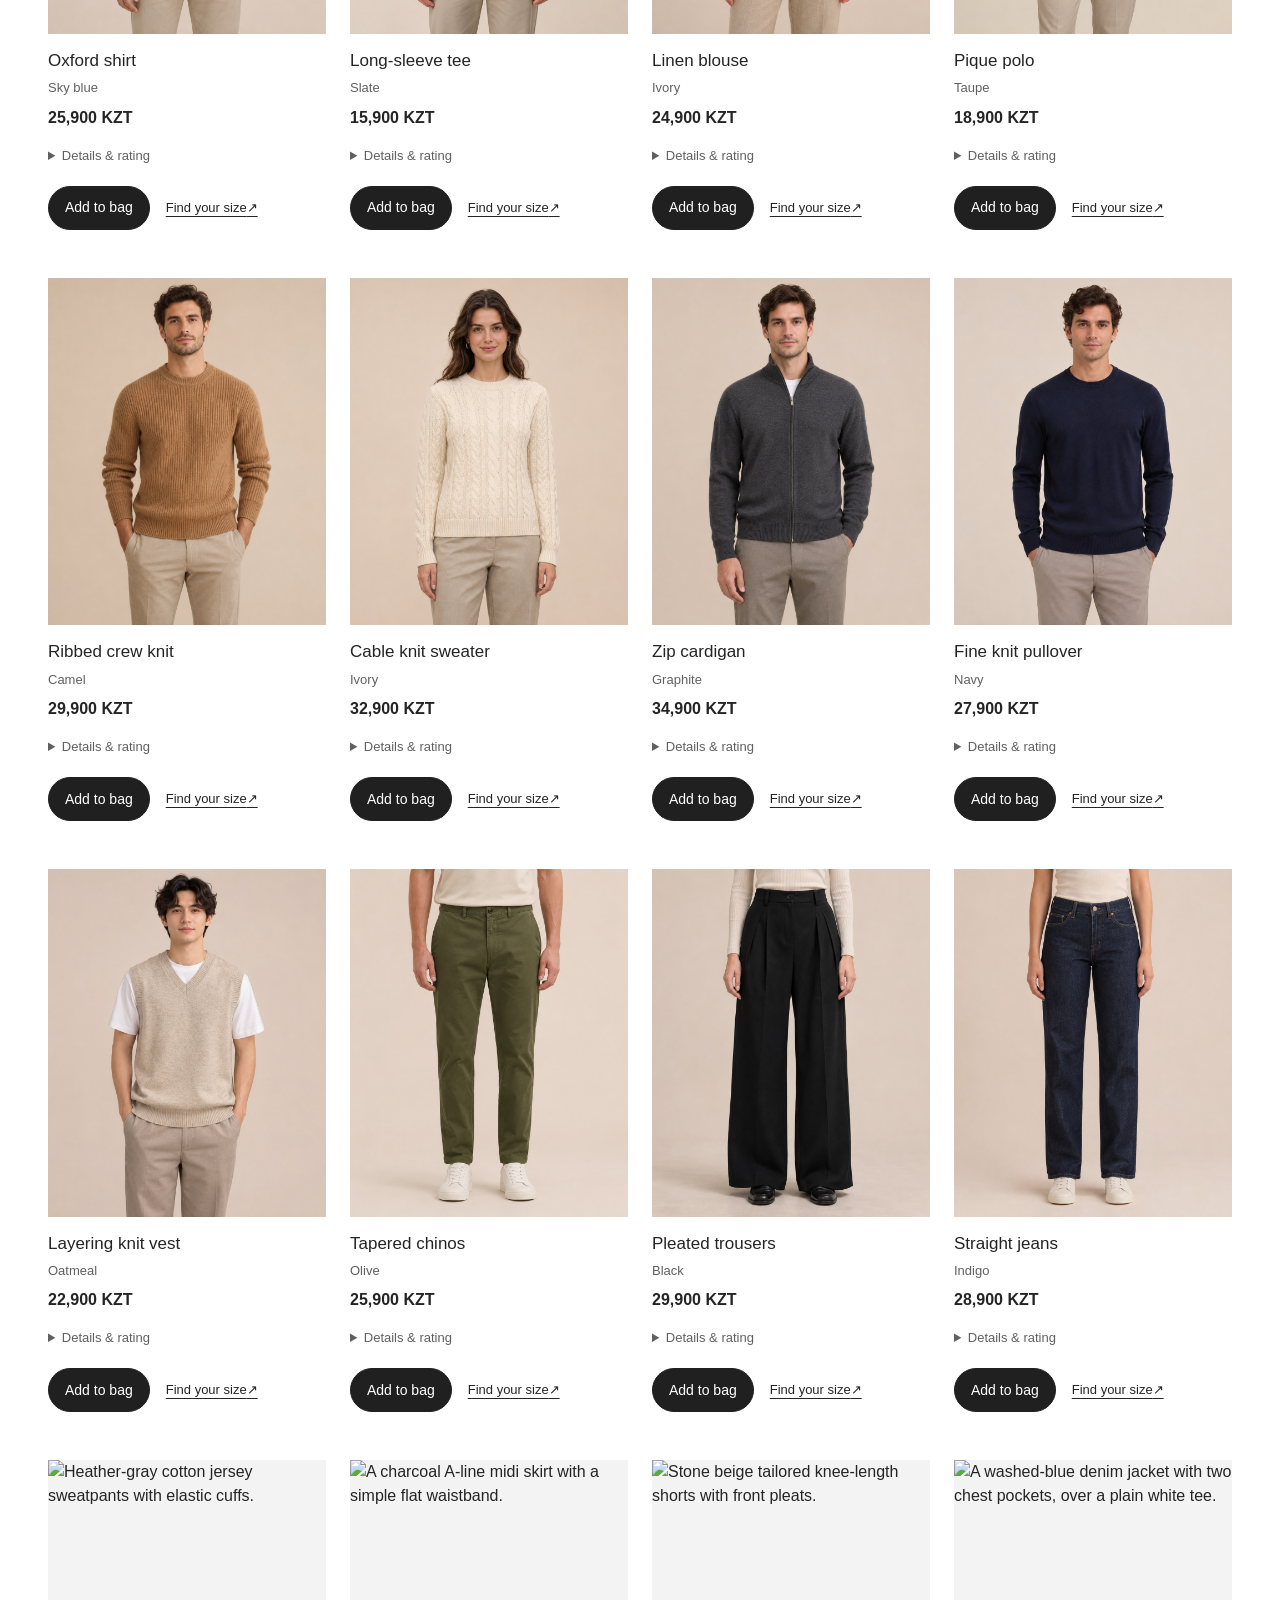
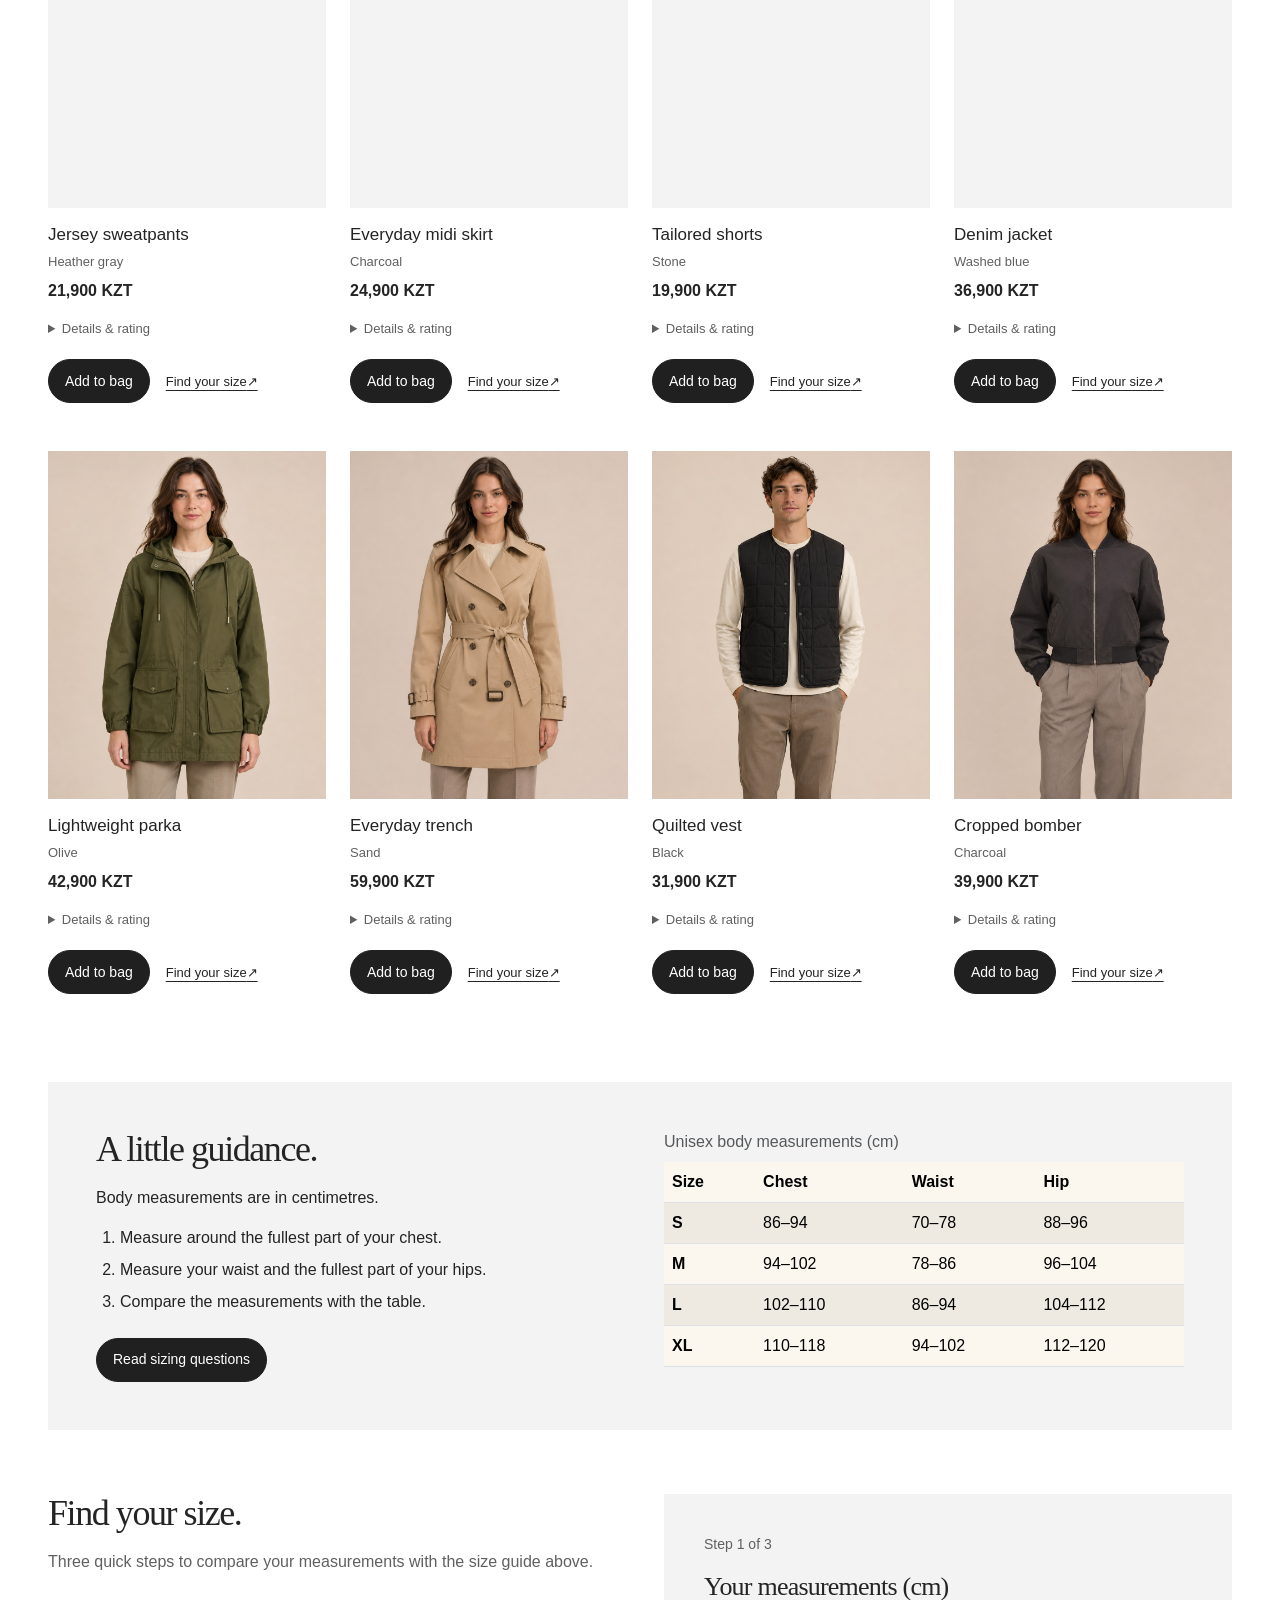
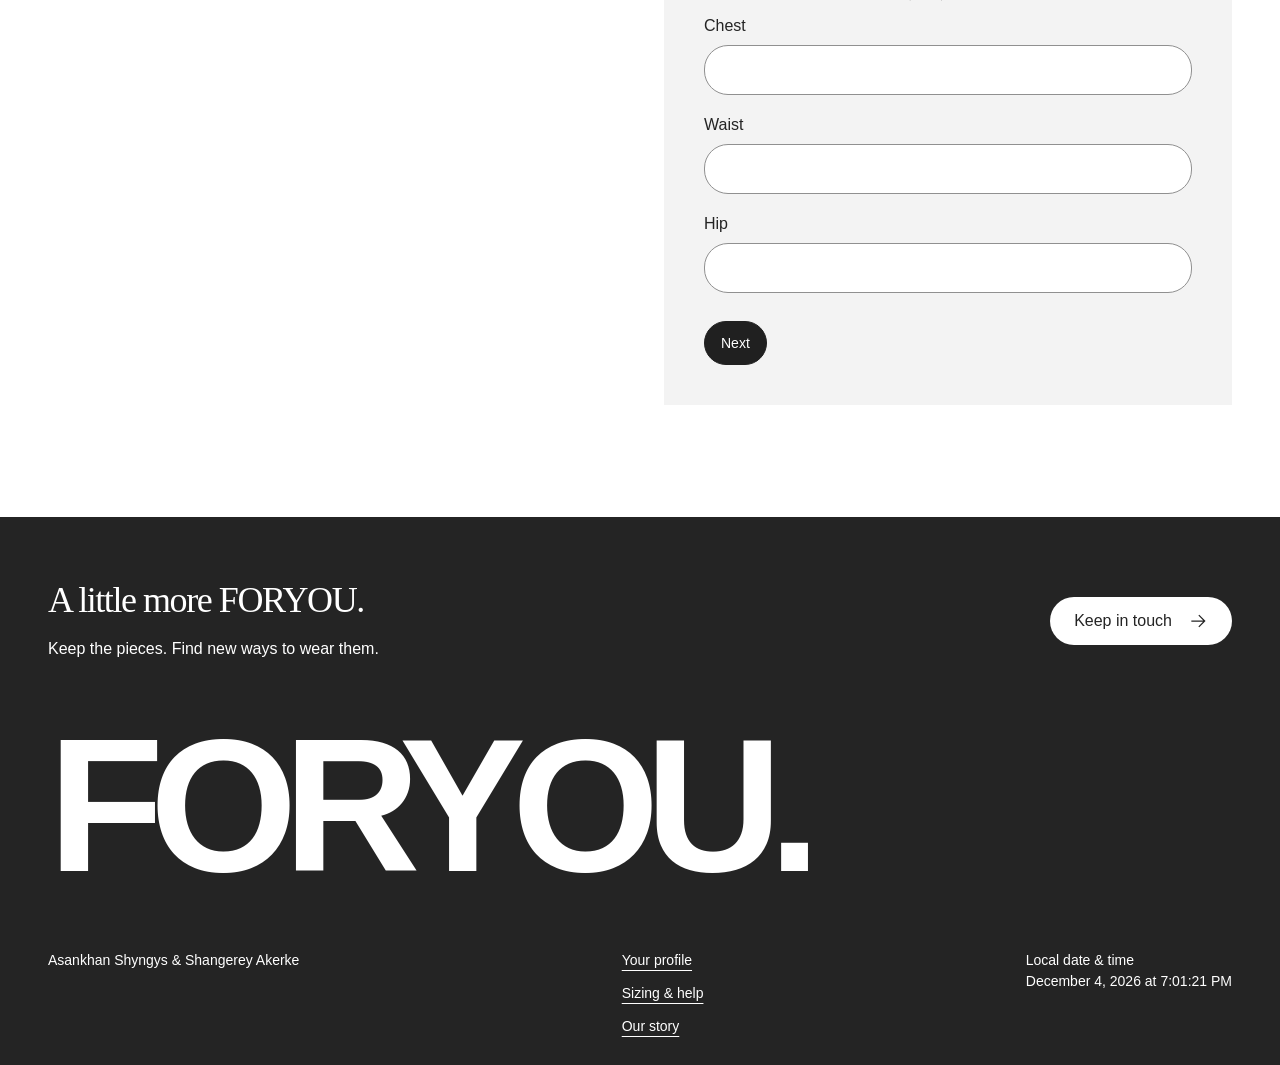
<file: collection.html>
<!DOCTYPE html>
<html lang="en">
<head>
  <link rel="icon" type="image/svg+xml" href="favicon.svg?v=folded1">
  <meta charset="UTF-8">
  <meta name="viewport" content="width=device-width, initial-scale=1">
  <meta name="description" content="FORYOU everyday clothing. Explore coordinated essentials, outfit inspiration and your size guide.">
  <title>Collection | FORYOU</title>
  <link rel="stylesheet" href="vendor/bootstrap.min.css">
  <link rel="stylesheet" href="css/style.css?v=final1">
  <link rel="stylesheet" href="css/assignment6.css?v=no-progress1">
  <link rel="stylesheet" href="css/home.css?v=sections1">
  <link rel="stylesheet" href="css/catalog.css?v=sections1">
  <script src="vendor/jquery-4.0.0.min.js" defer></script>
  <script src="js/auth-store.js?v=final1" defer></script>
  <script src="js/navigation.js?v=final1" defer></script>
  <script src="js/script.js?v=final1" defer></script>
  <noscript><style>img[data-src] { display:none }</style></noscript>
</head>
<body class="foryou-home fy-catalog d-flex flex-column min-vh-100">

<a class="visually-hidden-focusable position-absolute bg-white text-dark p-3 skip-link" href="#main">Skip to content</a>
<div data-site-navigation></div>
<main id="main" class="flex-grow-1">
  <div class="fy-container fy-catalog-container">
    <header class="fy-catalog-intro">
      <p class="fy-breadcrumb"><a href="index.html?view=style2">Home</a> / Collection</p>
      <div><h1>Everyday, considered.</h1><a class="fy-text-link" href="#size-guide">Find your fit <span aria-hidden="true">&#8599;</span></a></div>
    </header>
    <section id="clothing" class="py-4" aria-labelledby="clothing-title">
      <h2 id="clothing-title" class="visually-hidden">Our clothing collection</h2>
      <div class="search-panel">
        <label for="product-search">Search the collection</label>
        <div class="search-line"><div class="search-input-wrap">
          <input id="product-search" class="form-control" type="search" placeholder="Try linen, hoodie or jeans" role="combobox" aria-autocomplete="list" aria-expanded="false" aria-controls="search-suggestions" aria-describedby="search-status" autocomplete="off">
          <ul id="search-suggestions" class="search-suggestions" role="listbox" aria-label="Product suggestions" hidden></ul>
        </div><button id="clear-search" class="text-button" type="button">Clear search</button></div>
        <p id="search-status" class="visually-hidden" role="status"></p>
      </div>
    <nav class="fy-catalog-categories" aria-label="Shop by clothing category" id="catalog-categories"></nav>
      <div class="shop-toolbar d-flex flex-wrap align-items-center justify-content-between gap-3 mb-4">
        <div id="price-filters" class="d-flex flex-wrap gap-2" role="group" aria-label="Filter by price" hidden>
          <button type="button" class="btn btn-outline-primary btn-sm active" data-range="all" aria-pressed="true" aria-keyshortcuts="1">All pieces</button>
          <button type="button" class="btn btn-outline-primary btn-sm" data-range="under20" aria-pressed="false" aria-keyshortcuts="2">Under 20,000 KZT</button>
          <button type="button" class="btn btn-outline-primary btn-sm" data-range="mid" aria-pressed="false" aria-keyshortcuts="3">20,000–30,000 KZT</button>
          <button type="button" class="btn btn-outline-primary btn-sm" data-range="over30" aria-pressed="false" aria-keyshortcuts="4">Over 30,000 KZT</button>
        </div>
        <p id="bag-status" class="fw-semibold mb-0" role="status" hidden>Bag: empty</p>
      </div>
      <p id="filter-note" class="visually-hidden" role="status" aria-live="polite"></p>
      <p id="search-empty" class="search-empty" hidden>No pieces match. Try another word or choose All pieces.</p>
      <div id="product-row" class="row g-4 g-lg-5"><div class="col-12 col-sm-6 col-lg-3"><article class="card h-100 product-card border-0 rounded-0">
      <img class="product-image" data-src="images/shirt.jpg" alt="Everyday shirt in chalk" width="1254" height="1254" loading="lazy"><noscript><img class="product-image" src="images/shirt.jpg" alt="Everyday shirt in chalk" width="1254" height="1254" loading="lazy"></noscript>
      <div class="card-body px-0"><h3 class="card-title">Everyday shirt</h3><p class="card-text text-secondary">An easy cotton layer for a relaxed everyday wardrobe.</p><p>18,900 KZT</p><a class="btn btn-outline-primary" href="#size-guide">Find your size</a></div>
    </article></div>
<div class="col-12 col-sm-6 col-lg-3"><article class="card h-100 product-card border-0 rounded-0">
      <img class="product-image" data-src="images/knit.jpg" alt="Easy knit in moss" width="1254" height="1254" loading="lazy"><noscript><img class="product-image" src="images/knit.jpg" alt="Easy knit in moss" width="1254" height="1254" loading="lazy"></noscript>
      <div class="card-body px-0"><h3 class="card-title">Easy knit</h3><p class="card-text text-secondary">Soft texture and a muted green that pairs with your favourites.</p><p>24,900 KZT</p><a class="btn btn-outline-primary" href="#size-guide">Find your size</a></div>
    </article></div>
<div class="col-12 col-sm-6 col-lg-3"><article class="card h-100 product-card border-0 rounded-0">
      <img class="product-image" data-src="images/jacket.jpg" alt="Weekend jacket in sand" width="1254" height="1254" loading="lazy"><noscript><img class="product-image" src="images/jacket.jpg" alt="Weekend jacket in sand" width="1254" height="1254" loading="lazy"></noscript>
      <div class="card-body px-0"><h3 class="card-title">Weekend jacket</h3><p class="card-text text-secondary">A lightweight finishing layer for slow weekends and busy days.</p><p>32,900 KZT</p><a class="btn btn-outline-primary" href="#size-guide">Find your size</a></div>
    </article></div>
<div class="col-12 col-sm-6 col-lg-3"><article class="card h-100 product-card border-0 rounded-0">
      <img class="product-image" data-src="images/trousers.jpg" alt="Straight trousers in charcoal" width="1254" height="1254" loading="lazy"><noscript><img class="product-image" src="images/trousers.jpg" alt="Straight trousers in charcoal" width="1254" height="1254" loading="lazy"></noscript>
      <div class="card-body px-0"><h3 class="card-title">Straight trousers</h3><p class="card-text text-secondary">A relaxed straight-leg shape with a simple, versatile finish.</p><p>22,900 KZT</p><a class="btn btn-outline-primary" href="#size-guide">Find your size</a></div>
    </article></div>
<div class="col-12 col-sm-6 col-lg-3"><article class="card h-100 product-card border-0 rounded-0">
      <img class="product-image" data-src="images/essential-tee.jpg" alt="Cream cotton crew-neck T-shirt" width="1254" height="1254" loading="lazy"><noscript><img class="product-image" src="images/essential-tee.jpg" alt="Cream cotton crew-neck T-shirt" width="1254" height="1254" loading="lazy"></noscript>
      <div class="card-body px-0"><h3 class="card-title">Essential tee</h3><p class="card-text text-secondary">A substantial cotton tee in cream, made for everyday layering.</p><p>9,900 KZT</p><a class="btn btn-outline-primary" href="#size-guide">Find your size</a></div>
    </article></div>
<div class="col-12 col-sm-6 col-lg-3"><article class="card h-100 product-card border-0 rounded-0">
      <img class="product-image" data-src="images/linen-shirt.jpg" alt="Sand linen button-up shirt with an open collar" width="1254" height="1254" loading="lazy"><noscript><img class="product-image" src="images/linen-shirt.jpg" alt="Sand linen button-up shirt with an open collar" width="1254" height="1254" loading="lazy"></noscript>
      <div class="card-body px-0"><h3 class="card-title">Breezy linen shirt</h3><p class="card-text text-secondary">Airy linen in sand with an open collar and an easy, relaxed shape.</p><p>23,900 KZT</p><a class="btn btn-outline-primary" href="#size-guide">Find your size</a></div>
    </article></div>
<div class="col-12 col-sm-6 col-lg-3"><article class="card h-100 product-card border-0 rounded-0">
      <img class="product-image" data-src="images/ribbed-tank.jpg" alt="Chalk white ribbed cotton tank top" width="1254" height="1254" loading="lazy"><noscript><img class="product-image" src="images/ribbed-tank.jpg" alt="Chalk white ribbed cotton tank top" width="1254" height="1254" loading="lazy"></noscript>
      <div class="card-body px-0"><h3 class="card-title">Ribbed tank</h3><p class="card-text text-secondary">Fine cotton ribbing and a clean neckline, worn solo or under a shirt.</p><p>8,900 KZT</p><a class="btn btn-outline-primary" href="#size-guide">Find your size</a></div>
    </article></div>
<div class="col-12 col-sm-6 col-lg-3"><article class="card h-100 product-card border-0 rounded-0">
      <img class="product-image" data-src="images/relaxed-hoodie.jpg" alt="Sage green cotton hoodie with a kangaroo pocket" width="1254" height="1254" loading="lazy"><noscript><img class="product-image" src="images/relaxed-hoodie.jpg" alt="Sage green cotton hoodie with a kangaroo pocket" width="1254" height="1254" loading="lazy"></noscript>
      <div class="card-body px-0"><h3 class="card-title">Relaxed hoodie</h3><p class="card-text text-secondary">A roomy sage hoodie with a generous pocket for off-duty days.</p><p>27,900 KZT</p><a class="btn btn-outline-primary" href="#size-guide">Find your size</a></div>
    </article></div>
<div class="col-12 col-sm-6 col-lg-3"><article class="card h-100 product-card border-0 rounded-0">
      <img class="product-image" data-src="images/cotton-sweatshirt.jpg" alt="Charcoal cotton crew-neck sweatshirt" width="1254" height="1254" loading="lazy"><noscript><img class="product-image" src="images/cotton-sweatshirt.jpg" alt="Charcoal cotton crew-neck sweatshirt" width="1254" height="1254" loading="lazy"></noscript>
      <div class="card-body px-0"><h3 class="card-title">Cotton sweatshirt</h3><p class="card-text text-secondary">Brushed cotton in charcoal, finished with soft ribbed cuffs.</p><p>21,900 KZT</p><a class="btn btn-outline-primary" href="#size-guide">Find your size</a></div>
    </article></div>
<div class="col-12 col-sm-6 col-lg-3"><article class="card h-100 product-card border-0 rounded-0">
      <img class="product-image" data-src="images/soft-cardigan.jpg" alt="Oatmeal knit cardigan with a V neckline and buttons" width="1254" height="1254" loading="lazy"><noscript><img class="product-image" src="images/soft-cardigan.jpg" alt="Oatmeal knit cardigan with a V neckline and buttons" width="1254" height="1254" loading="lazy"></noscript>
      <div class="card-body px-0"><h3 class="card-title">Soft cardigan</h3><p class="card-text text-secondary">An oatmeal knit with tonal buttons and a little room to layer.</p><p>29,900 KZT</p><a class="btn btn-outline-primary" href="#size-guide">Find your size</a></div>
    </article></div>
<div class="col-12 col-sm-6 col-lg-3"><article class="card h-100 product-card border-0 rounded-0">
      <img class="product-image" data-src="images/wide-leg-jeans.jpg" alt="Washed mid-blue wide-leg denim jeans" width="1254" height="1254" loading="lazy"><noscript><img class="product-image" src="images/wide-leg-jeans.jpg" alt="Washed mid-blue wide-leg denim jeans" width="1254" height="1254" loading="lazy"></noscript>
      <div class="card-body px-0"><h3 class="card-title">Wide-leg jeans</h3><p class="card-text text-secondary">Washed blue denim with a high waist and a relaxed, wide-leg cut.</p><p>28,900 KZT</p><a class="btn btn-outline-primary" href="#size-guide">Find your size</a></div>
    </article></div>
<div class="col-12 col-sm-6 col-lg-3"><article class="card h-100 product-card border-0 rounded-0">
      <img class="product-image" data-src="images/linen-shorts.jpg" alt="Sand beige pleated linen shorts" width="1254" height="1254" loading="lazy"><noscript><img class="product-image" src="images/linen-shorts.jpg" alt="Sand beige pleated linen shorts" width="1254" height="1254" loading="lazy"></noscript>
      <div class="card-body px-0"><h3 class="card-title">Linen shorts</h3><p class="card-text text-secondary">Light linen shorts in sand, with front pleats and useful side pockets.</p><p>14,900 KZT</p><a class="btn btn-outline-primary" href="#size-guide">Find your size</a></div>
    </article></div>
<div class="col-12 col-sm-6 col-lg-3"><article class="card h-100 product-card border-0 rounded-0">
      <img class="product-image" data-src="images/everyday-overshirt.jpg" alt="Olive cotton twill overshirt with two chest pockets" width="1254" height="1254" loading="lazy"><noscript><img class="product-image" src="images/everyday-overshirt.jpg" alt="Olive cotton twill overshirt with two chest pockets" width="1254" height="1254" loading="lazy"></noscript>
      <div class="card-body px-0"><h3 class="card-title">Everyday overshirt</h3><p class="card-text text-secondary">Olive cotton twill and two patch pockets for an easy extra layer.</p><p>31,900 KZT</p><a class="btn btn-outline-primary" href="#size-guide">Find your size</a></div>
    </article></div>
<div class="col-12 col-sm-6 col-lg-3"><article class="card h-100 product-card border-0 rounded-0">
      <img class="product-image" data-src="images/city-coat.jpg" alt="Camel wool coat with notch lapels" width="1254" height="1254" loading="lazy"><noscript><img class="product-image" src="images/city-coat.jpg" alt="Camel wool coat with notch lapels" width="1254" height="1254" loading="lazy"></noscript>
      <div class="card-body px-0"><h3 class="card-title">City coat</h3><p class="card-text text-secondary">A warm camel coat with clean lapels and a timeless, tailored shape.</p><p>54,900 KZT</p><a class="btn btn-outline-primary" href="#size-guide">Find your size</a></div>
    </article></div>
<div class="col-12 col-sm-6 col-lg-3"><article class="card h-100 product-card border-0 rounded-0">
      <img class="product-image" data-src="images/boxy-cotton-tee.jpg" alt="A black heavyweight cotton T-shirt with a boxy cut and dropped shoulders." width="1254" height="1254" loading="lazy"><noscript><img class="product-image" src="images/boxy-cotton-tee.jpg" alt="A black heavyweight cotton T-shirt with a boxy cut and dropped shoulders." width="1254" height="1254" loading="lazy"></noscript>
      <div class="card-body px-0"><h3 class="card-title">Boxy cotton tee</h3><p class="card-text text-secondary">A black heavyweight cotton T-shirt with a boxy cut and dropped shoulders.</p><p>11,900 KZT</p><a class="btn btn-outline-primary" href="#size-guide">Find your size</a></div>
    </article></div>
<div class="col-12 col-sm-6 col-lg-3"><article class="card h-100 product-card border-0 rounded-0">
      <img class="product-image" data-src="images/striped-everyday-tee.jpg" alt="An ivory cotton T-shirt with fine navy horizontal stripes." width="1254" height="1254" loading="lazy"><noscript><img class="product-image" src="images/striped-everyday-tee.jpg" alt="An ivory cotton T-shirt with fine navy horizontal stripes." width="1254" height="1254" loading="lazy"></noscript>
      <div class="card-body px-0"><h3 class="card-title">Striped everyday tee</h3><p class="card-text text-secondary">An ivory cotton T-shirt with fine navy horizontal stripes.</p><p>13,900 KZT</p><a class="btn btn-outline-primary" href="#size-guide">Find your size</a></div>
    </article></div>
<div class="col-12 col-sm-6 col-lg-3"><article class="card h-100 product-card border-0 rounded-0">
      <img class="product-image" data-src="images/oxford-shirt.jpg" alt="A sky-blue Oxford cotton button-down shirt with a chest pocket." width="1254" height="1254" loading="lazy"><noscript><img class="product-image" src="images/oxford-shirt.jpg" alt="A sky-blue Oxford cotton button-down shirt with a chest pocket." width="1254" height="1254" loading="lazy"></noscript>
      <div class="card-body px-0"><h3 class="card-title">Oxford shirt</h3><p class="card-text text-secondary">A sky-blue Oxford cotton button-down shirt with a chest pocket.</p><p>25,900 KZT</p><a class="btn btn-outline-primary" href="#size-guide">Find your size</a></div>
    </article></div>
<div class="col-12 col-sm-6 col-lg-3"><article class="card h-100 product-card border-0 rounded-0">
      <img class="product-image" data-src="images/long-sleeve-tee.jpg" alt="A slate-gray long-sleeve cotton crew-neck tee." width="1254" height="1254" loading="lazy"><noscript><img class="product-image" src="images/long-sleeve-tee.jpg" alt="A slate-gray long-sleeve cotton crew-neck tee." width="1254" height="1254" loading="lazy"></noscript>
      <div class="card-body px-0"><h3 class="card-title">Long-sleeve tee</h3><p class="card-text text-secondary">A slate-gray long-sleeve cotton crew-neck tee.</p><p>15,900 KZT</p><a class="btn btn-outline-primary" href="#size-guide">Find your size</a></div>
    </article></div>
<div class="col-12 col-sm-6 col-lg-3"><article class="card h-100 product-card border-0 rounded-0">
      <img class="product-image" data-src="images/linen-blouse.jpg" alt="An ivory linen blouse with a relaxed collar and softly gathered cuffs." width="1254" height="1254" loading="lazy"><noscript><img class="product-image" src="images/linen-blouse.jpg" alt="An ivory linen blouse with a relaxed collar and softly gathered cuffs." width="1254" height="1254" loading="lazy"></noscript>
      <div class="card-body px-0"><h3 class="card-title">Linen blouse</h3><p class="card-text text-secondary">An ivory linen blouse with a relaxed collar and softly gathered cuffs.</p><p>24,900 KZT</p><a class="btn btn-outline-primary" href="#size-guide">Find your size</a></div>
    </article></div>
<div class="col-12 col-sm-6 col-lg-3"><article class="card h-100 product-card border-0 rounded-0">
      <img class="product-image" data-src="images/pique-polo.jpg" alt="A taupe cotton pique polo shirt with a neat three-button placket." width="1254" height="1254" loading="lazy"><noscript><img class="product-image" src="images/pique-polo.jpg" alt="A taupe cotton pique polo shirt with a neat three-button placket." width="1254" height="1254" loading="lazy"></noscript>
      <div class="card-body px-0"><h3 class="card-title">Pique polo</h3><p class="card-text text-secondary">A taupe cotton pique polo shirt with a neat three-button placket.</p><p>18,900 KZT</p><a class="btn btn-outline-primary" href="#size-guide">Find your size</a></div>
    </article></div>
<div class="col-12 col-sm-6 col-lg-3"><article class="card h-100 product-card border-0 rounded-0">
      <img class="product-image" data-src="images/ribbed-crew-knit.jpg" alt="A camel ribbed wool-blend crew-neck sweater." width="1254" height="1254" loading="lazy"><noscript><img class="product-image" src="images/ribbed-crew-knit.jpg" alt="A camel ribbed wool-blend crew-neck sweater." width="1254" height="1254" loading="lazy"></noscript>
      <div class="card-body px-0"><h3 class="card-title">Ribbed crew knit</h3><p class="card-text text-secondary">A camel ribbed wool-blend crew-neck sweater.</p><p>29,900 KZT</p><a class="btn btn-outline-primary" href="#size-guide">Find your size</a></div>
    </article></div>
<div class="col-12 col-sm-6 col-lg-3"><article class="card h-100 product-card border-0 rounded-0">
      <img class="product-image" data-src="images/cable-knit-sweater.jpg" alt="An ivory cable knit sweater with a classic crew neck." width="1254" height="1254" loading="lazy"><noscript><img class="product-image" src="images/cable-knit-sweater.jpg" alt="An ivory cable knit sweater with a classic crew neck." width="1254" height="1254" loading="lazy"></noscript>
      <div class="card-body px-0"><h3 class="card-title">Cable knit sweater</h3><p class="card-text text-secondary">An ivory cable knit sweater with a classic crew neck.</p><p>32,900 KZT</p><a class="btn btn-outline-primary" href="#size-guide">Find your size</a></div>
    </article></div>
<div class="col-12 col-sm-6 col-lg-3"><article class="card h-100 product-card border-0 rounded-0">
      <img class="product-image" data-src="images/zip-cardigan.jpg" alt="A graphite gray fine-knit cardigan with a full zip and stand collar." width="1254" height="1254" loading="lazy"><noscript><img class="product-image" src="images/zip-cardigan.jpg" alt="A graphite gray fine-knit cardigan with a full zip and stand collar." width="1254" height="1254" loading="lazy"></noscript>
      <div class="card-body px-0"><h3 class="card-title">Zip cardigan</h3><p class="card-text text-secondary">A graphite gray fine-knit cardigan with a full zip and stand collar.</p><p>34,900 KZT</p><a class="btn btn-outline-primary" href="#size-guide">Find your size</a></div>
    </article></div>
<div class="col-12 col-sm-6 col-lg-3"><article class="card h-100 product-card border-0 rounded-0">
      <img class="product-image" data-src="images/fine-knit-pullover.jpg" alt="A navy fine-gauge knit crew-neck pullover." width="1254" height="1254" loading="lazy"><noscript><img class="product-image" src="images/fine-knit-pullover.jpg" alt="A navy fine-gauge knit crew-neck pullover." width="1254" height="1254" loading="lazy"></noscript>
      <div class="card-body px-0"><h3 class="card-title">Fine knit pullover</h3><p class="card-text text-secondary">A navy fine-gauge knit crew-neck pullover.</p><p>27,900 KZT</p><a class="btn btn-outline-primary" href="#size-guide">Find your size</a></div>
    </article></div>
<div class="col-12 col-sm-6 col-lg-3"><article class="card h-100 product-card border-0 rounded-0">
      <img class="product-image" data-src="images/layering-knit-vest.jpg" alt="An oatmeal sleeveless V-neck knit sweater vest worn over a white tee." width="1254" height="1254" loading="lazy"><noscript><img class="product-image" src="images/layering-knit-vest.jpg" alt="An oatmeal sleeveless V-neck knit sweater vest worn over a white tee." width="1254" height="1254" loading="lazy"></noscript>
      <div class="card-body px-0"><h3 class="card-title">Layering knit vest</h3><p class="card-text text-secondary">An oatmeal sleeveless V-neck knit sweater vest worn over a white tee.</p><p>22,900 KZT</p><a class="btn btn-outline-primary" href="#size-guide">Find your size</a></div>
    </article></div>
<div class="col-12 col-sm-6 col-lg-3"><article class="card h-100 product-card border-0 rounded-0">
      <img class="product-image" data-src="images/tapered-chinos.jpg" alt="Olive cotton twill tapered chinos." width="1254" height="1254" loading="lazy"><noscript><img class="product-image" src="images/tapered-chinos.jpg" alt="Olive cotton twill tapered chinos." width="1254" height="1254" loading="lazy"></noscript>
      <div class="card-body px-0"><h3 class="card-title">Tapered chinos</h3><p class="card-text text-secondary">Olive cotton twill tapered chinos.</p><p>25,900 KZT</p><a class="btn btn-outline-primary" href="#size-guide">Find your size</a></div>
    </article></div>
<div class="col-12 col-sm-6 col-lg-3"><article class="card h-100 product-card border-0 rounded-0">
      <img class="product-image" data-src="images/pleated-trousers.jpg" alt="Black tailored wide-leg trousers with front pleats." width="1254" height="1254" loading="lazy"><noscript><img class="product-image" src="images/pleated-trousers.jpg" alt="Black tailored wide-leg trousers with front pleats." width="1254" height="1254" loading="lazy"></noscript>
      <div class="card-body px-0"><h3 class="card-title">Pleated trousers</h3><p class="card-text text-secondary">Black tailored wide-leg trousers with front pleats.</p><p>29,900 KZT</p><a class="btn btn-outline-primary" href="#size-guide">Find your size</a></div>
    </article></div>
<div class="col-12 col-sm-6 col-lg-3"><article class="card h-100 product-card border-0 rounded-0">
      <img class="product-image" data-src="images/straight-jeans.jpg" alt="Dark indigo straight-leg denim jeans with a clean finish." width="1254" height="1254" loading="lazy"><noscript><img class="product-image" src="images/straight-jeans.jpg" alt="Dark indigo straight-leg denim jeans with a clean finish." width="1254" height="1254" loading="lazy"></noscript>
      <div class="card-body px-0"><h3 class="card-title">Straight jeans</h3><p class="card-text text-secondary">Dark indigo straight-leg denim jeans with a clean finish.</p><p>28,900 KZT</p><a class="btn btn-outline-primary" href="#size-guide">Find your size</a></div>
    </article></div>
<div class="col-12 col-sm-6 col-lg-3"><article class="card h-100 product-card border-0 rounded-0">
      <img class="product-image" data-src="images/jersey-sweatpants.jpg" alt="Heather-gray cotton jersey sweatpants with elastic cuffs." width="1254" height="1254" loading="lazy"><noscript><img class="product-image" src="images/jersey-sweatpants.jpg" alt="Heather-gray cotton jersey sweatpants with elastic cuffs." width="1254" height="1254" loading="lazy"></noscript>
      <div class="card-body px-0"><h3 class="card-title">Jersey sweatpants</h3><p class="card-text text-secondary">Heather-gray cotton jersey sweatpants with elastic cuffs.</p><p>21,900 KZT</p><a class="btn btn-outline-primary" href="#size-guide">Find your size</a></div>
    </article></div>
<div class="col-12 col-sm-6 col-lg-3"><article class="card h-100 product-card border-0 rounded-0">
      <img class="product-image" data-src="images/everyday-midi-skirt.jpg" alt="A charcoal A-line midi skirt with a simple flat waistband." width="1254" height="1254" loading="lazy"><noscript><img class="product-image" src="images/everyday-midi-skirt.jpg" alt="A charcoal A-line midi skirt with a simple flat waistband." width="1254" height="1254" loading="lazy"></noscript>
      <div class="card-body px-0"><h3 class="card-title">Everyday midi skirt</h3><p class="card-text text-secondary">A charcoal A-line midi skirt with a simple flat waistband.</p><p>24,900 KZT</p><a class="btn btn-outline-primary" href="#size-guide">Find your size</a></div>
    </article></div>
<div class="col-12 col-sm-6 col-lg-3"><article class="card h-100 product-card border-0 rounded-0">
      <img class="product-image" data-src="images/tailored-shorts.jpg" alt="Stone beige tailored knee-length shorts with front pleats." width="1254" height="1254" loading="lazy"><noscript><img class="product-image" src="images/tailored-shorts.jpg" alt="Stone beige tailored knee-length shorts with front pleats." width="1254" height="1254" loading="lazy"></noscript>
      <div class="card-body px-0"><h3 class="card-title">Tailored shorts</h3><p class="card-text text-secondary">Stone beige tailored knee-length shorts with front pleats.</p><p>19,900 KZT</p><a class="btn btn-outline-primary" href="#size-guide">Find your size</a></div>
    </article></div>
<div class="col-12 col-sm-6 col-lg-3"><article class="card h-100 product-card border-0 rounded-0">
      <img class="product-image" data-src="images/denim-jacket.jpg" alt="A washed-blue denim jacket with two chest pockets, over a plain white tee." width="1254" height="1254" loading="lazy"><noscript><img class="product-image" src="images/denim-jacket.jpg" alt="A washed-blue denim jacket with two chest pockets, over a plain white tee." width="1254" height="1254" loading="lazy"></noscript>
      <div class="card-body px-0"><h3 class="card-title">Denim jacket</h3><p class="card-text text-secondary">A washed-blue denim jacket with two chest pockets, over a plain white tee.</p><p>36,900 KZT</p><a class="btn btn-outline-primary" href="#size-guide">Find your size</a></div>
    </article></div>
<div class="col-12 col-sm-6 col-lg-3"><article class="card h-100 product-card border-0 rounded-0">
      <img class="product-image" data-src="images/lightweight-parka.jpg" alt="An olive lightweight hooded parka with large patch pockets." width="1254" height="1254" loading="lazy"><noscript><img class="product-image" src="images/lightweight-parka.jpg" alt="An olive lightweight hooded parka with large patch pockets." width="1254" height="1254" loading="lazy"></noscript>
      <div class="card-body px-0"><h3 class="card-title">Lightweight parka</h3><p class="card-text text-secondary">An olive lightweight hooded parka with large patch pockets.</p><p>42,900 KZT</p><a class="btn btn-outline-primary" href="#size-guide">Find your size</a></div>
    </article></div>
<div class="col-12 col-sm-6 col-lg-3"><article class="card h-100 product-card border-0 rounded-0">
      <img class="product-image" data-src="images/everyday-trench.jpg" alt="A sand beige belted double-breasted trench coat." width="1254" height="1254" loading="lazy"><noscript><img class="product-image" src="images/everyday-trench.jpg" alt="A sand beige belted double-breasted trench coat." width="1254" height="1254" loading="lazy"></noscript>
      <div class="card-body px-0"><h3 class="card-title">Everyday trench</h3><p class="card-text text-secondary">A sand beige belted double-breasted trench coat.</p><p>59,900 KZT</p><a class="btn btn-outline-primary" href="#size-guide">Find your size</a></div>
    </article></div>
<div class="col-12 col-sm-6 col-lg-3"><article class="card h-100 product-card border-0 rounded-0">
      <img class="product-image" data-src="images/quilted-vest.jpg" alt="A black collarless quilted vest over a cream long-sleeve cotton tee." width="1254" height="1254" loading="lazy"><noscript><img class="product-image" src="images/quilted-vest.jpg" alt="A black collarless quilted vest over a cream long-sleeve cotton tee." width="1254" height="1254" loading="lazy"></noscript>
      <div class="card-body px-0"><h3 class="card-title">Quilted vest</h3><p class="card-text text-secondary">A black collarless quilted vest over a cream long-sleeve cotton tee.</p><p>31,900 KZT</p><a class="btn btn-outline-primary" href="#size-guide">Find your size</a></div>
    </article></div>
<div class="col-12 col-sm-6 col-lg-3"><article class="card h-100 product-card border-0 rounded-0">
      <img class="product-image" data-src="images/cropped-bomber.jpg" alt="A charcoal cropped bomber jacket with a zip front and ribbed collar." width="1254" height="1254" loading="lazy"><noscript><img class="product-image" src="images/cropped-bomber.jpg" alt="A charcoal cropped bomber jacket with a zip front and ribbed collar." width="1254" height="1254" loading="lazy"></noscript>
      <div class="card-body px-0"><h3 class="card-title">Cropped bomber</h3><p class="card-text text-secondary">A charcoal cropped bomber jacket with a zip front and ribbed collar.</p><p>39,900 KZT</p><a class="btn btn-outline-primary" href="#size-guide">Find your size</a></div>
    </article></div></div>
    </section>
    <section id="size-guide" class="bg-soft p-3 p-md-4 p-lg-5 mt-3 mt-lg-4 mb-3" aria-labelledby="size-title">
      <div class="row g-4 g-lg-5">
        <div class="col-12 col-lg-6"><h2 id="size-title" class="mb-3">A little guidance.</h2><p>Body measurements are in centimetres.</p><ol class="ps-4 mb-4"><li class="mb-2">Measure around the fullest part of your chest.</li><li class="mb-2">Measure your waist and the fullest part of your hips.</li><li>Compare the measurements with the table.</li></ol><a class="btn gap-1 btn-primary btn-sm" href="contact.html?view=style2#questions">Read sizing questions</a></div>
        <div class="col-12 col-lg-6"><div class="table-responsive" tabindex="0" role="region" aria-label="Scrollable clothing size guide">
          <table id="size-table" class="table table-striped align-middle mb-0"><caption class="caption-top pt-0">Unisex body measurements (cm)</caption><thead><tr><th scope="col">Size</th><th scope="col">Chest</th><th scope="col">Waist</th><th scope="col">Hip</th></tr></thead><tbody>
          <tr><th scope="row">S</th><td>86–94</td><td>70–78</td><td>88–96</td></tr>
          <tr><th scope="row">M</th><td>94–102</td><td>78–86</td><td>96–104</td></tr>
          <tr><th scope="row">L</th><td>102–110</td><td>86–94</td><td>104–112</td></tr>
          <tr><th scope="row">XL</th><td>110–118</td><td>94–102</td><td>112–120</td></tr>
          </tbody></table></div></div>
      </div>
    </section>
    <section id="size-finder" class="py-4 py-lg-5" aria-labelledby="finder-title" hidden>
      <div class="row g-4 g-lg-5">
        <div class="col-12 col-lg-6">
          <h2 id="finder-title" class="mb-3">Find your size.</h2>
          <p class="text-secondary">Three quick steps to compare your measurements with the size guide above.</p>
        </div>
        <div class="col-12 col-lg-6">
          <form id="finder-form" class="join-panel" novalidate>
            <p id="finder-progress" class="small text-secondary" aria-live="polite"></p>
            <fieldset class="finder-step">
              <legend class="h4">Your measurements (cm)</legend>
              <div class="field"><label for="finder-chest">Chest</label><input class="form-control" id="finder-chest" type="number" inputmode="numeric" aria-describedby="finder-error"></div>
              <div class="field"><label for="finder-waist">Waist</label><input class="form-control" id="finder-waist" type="number" inputmode="numeric" aria-describedby="finder-error"></div>
              <div class="field"><label for="finder-hip">Hip</label><input class="form-control" id="finder-hip" type="number" inputmode="numeric" aria-describedby="finder-error"></div>
              <p class="field-error" id="finder-error" role="alert"></p>
            </fieldset>
            <fieldset class="finder-step" hidden>
              <legend class="h4">How should it fit?</legend>
              <div class="form-check"><input class="form-check-input" type="radio" name="fit" id="fit-fitted" value="fitted"><label class="form-check-label" for="fit-fitted">Fitted</label></div>
              <div class="form-check"><input class="form-check-input" type="radio" name="fit" id="fit-regular" value="regular" checked><label class="form-check-label" for="fit-regular">Regular</label></div>
              <div class="form-check"><input class="form-check-input" type="radio" name="fit" id="fit-relaxed" value="relaxed"><label class="form-check-label" for="fit-relaxed">Relaxed</label></div>
            </fieldset>
            <fieldset class="finder-step" hidden>
              <legend class="h4">Your size</legend>
              <p id="finder-result" role="status"></p>
            </fieldset>
            <div class="form-actions">
              <button type="button" class="btn btn-outline-primary" id="finder-back">Back</button>
              <button type="submit" class="btn btn-primary" id="finder-next">Next</button>
              <button type="button" class="text-button" id="finder-restart" hidden>Start over</button>
            </div>
          </form>
        </div>
      </div>
    </section>
  </div></main>

<footer class="site-footer fy-footer">
  <div class="fy-container">
    <div class="fy-footer-top"><div><h2>A little more FORYOU.</h2><p>Keep the pieces. Find new ways to wear them.</p></div><button class="fy-button fy-button-light" type="button" data-open-popup>Keep in touch <svg class="fy-icon" aria-hidden="true"><use href="#fy-arrow"/></svg></button></div>
    <a class="footer-wordmark" href="index.html?view=style2" aria-label="FORYOU home">FORYOU.</a>
    <div class="fy-footer-bottom"><p>Asankhan Shyngys &amp; Shangerey Akerke</p><nav aria-label="Footer navigation"><a href="profile.html?view=auth1">Your profile</a><a href="contact.html?view=style2#questions">Sizing &amp; help</a><a href="about.html?view=style2">Our story</a></nav><p>Local date &amp; time<br><time data-clock>Available with JavaScript</time></p></div>
  </div>
</footer>
<script src="vendor/bootstrap.bundle.min.js"></script>

<dialog id="subscribe-dialog" aria-labelledby="subscribe-title">
  <div class="popup-inner">
    <button type="button" class="close-popup" data-close-popup aria-label="Close subscription form">×</button>
    <h2 id="subscribe-title">A little FORYOU</h2>
    <p>Save your email on this device to register your interest in FORYOU updates.</p>

    <form id="subscribe-form" novalidate>
      <label for="subscriber-email">Email address</label>
      <input class="form-control" id="subscriber-email" name="email" type="text" inputmode="email" autocomplete="email" aria-describedby="subscriber-email-error">
      <p class="field-error" id="subscriber-email-error"></p>
      <button type="submit" class="btn btn-primary w-100">Save email</button>
      <p class="form-status" id="subscribe-status" role="status"></p>
    </form>
  </div>
</dialog>
<script src="js/site.js?v=final1" defer></script>
<script src="js/common.js?v=click-sound1" defer></script>
<script src="js/products.js?v=final1" defer></script>
<script src="js/cart-store.js?v=style2" defer></script>
<script src="js/catalog.js?v=final1" defer></script>
<script src="js/collection.js?v=click-sound1" defer></script>
</body>
</html>
</file>
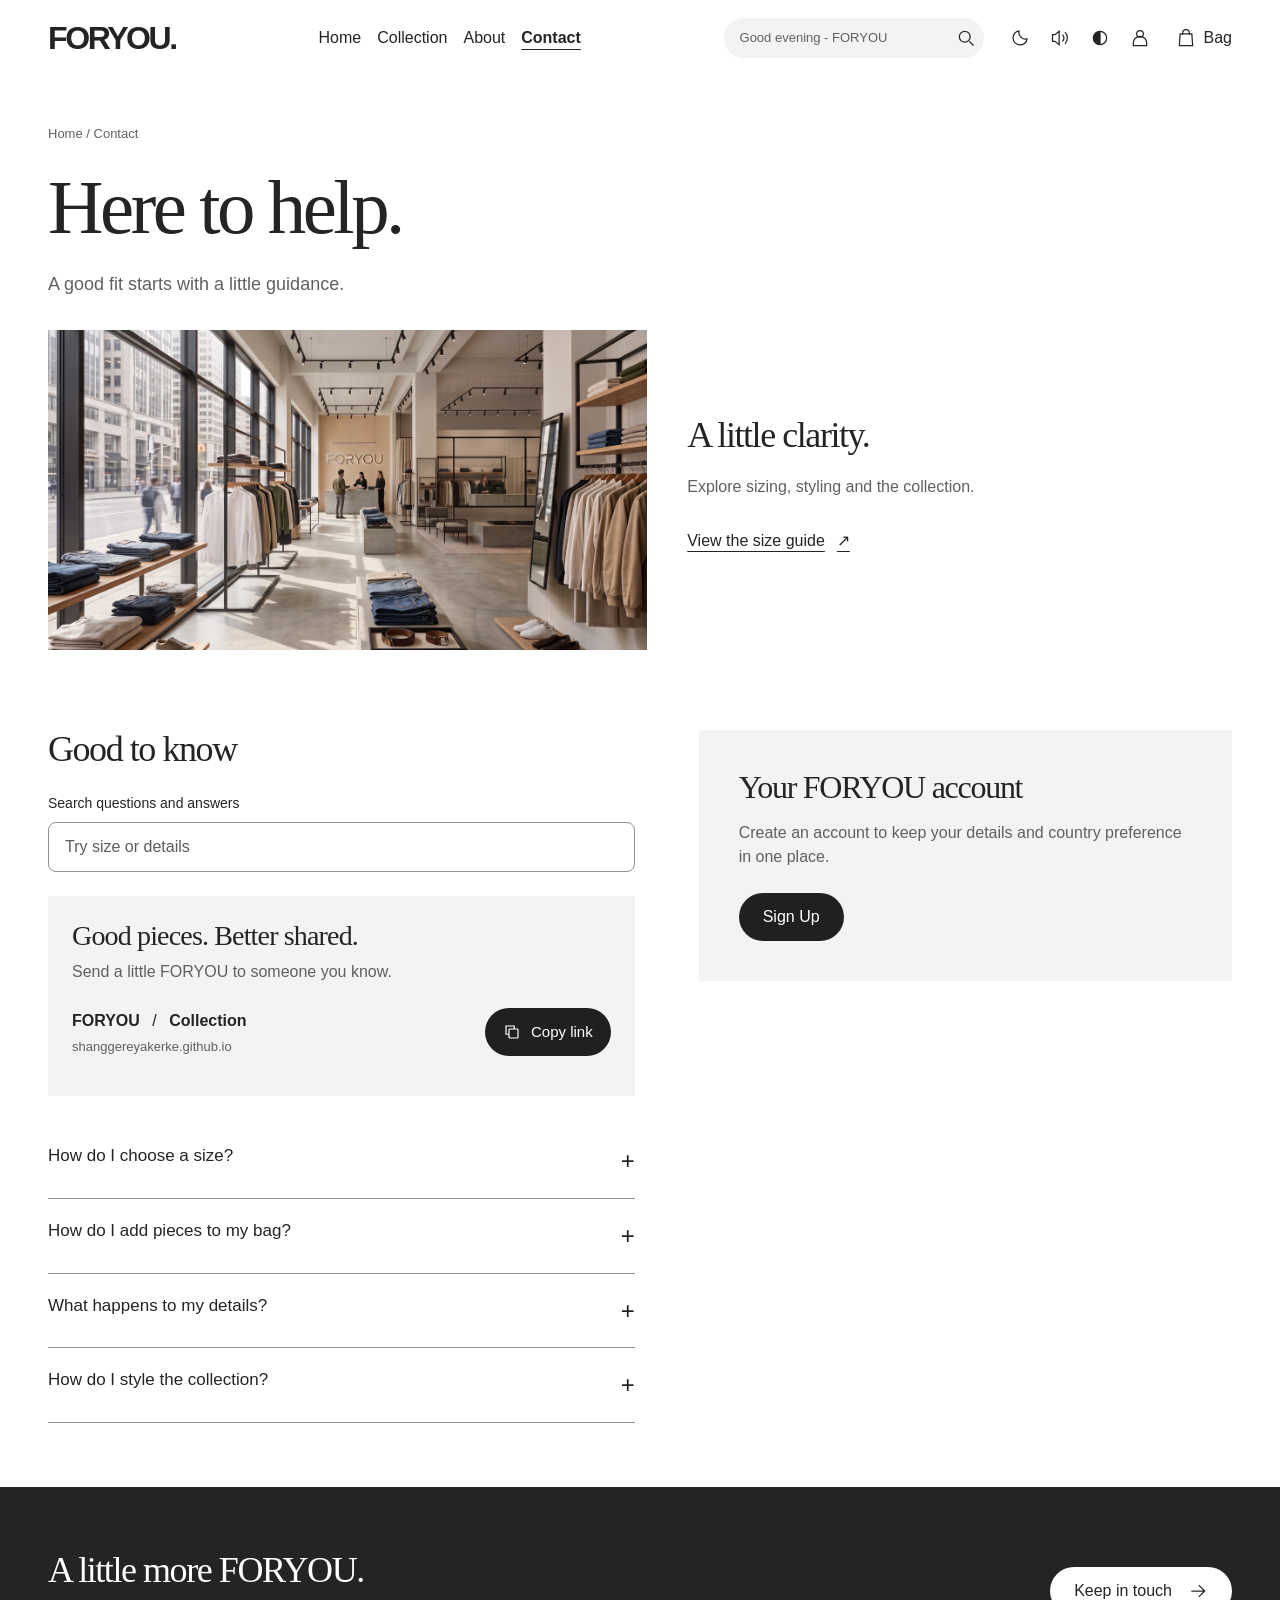
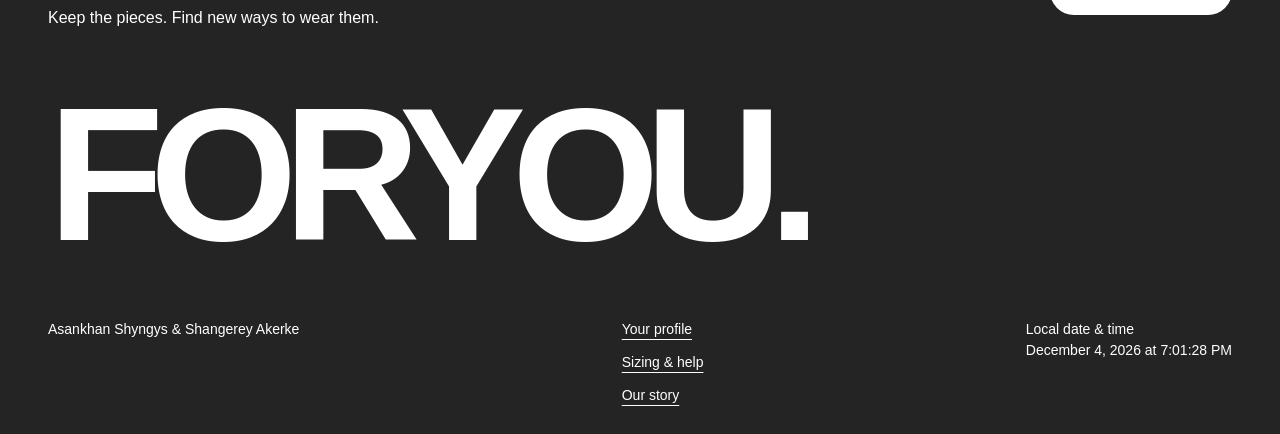
<file: contact.html>
<!DOCTYPE html>
<html lang="en">
<head>
  <link rel="icon" type="image/svg+xml" href="favicon.svg?v=folded1">
  <meta charset="UTF-8">
  <meta name="viewport" content="width=device-width, initial-scale=1">
  <meta name="description" content="FORYOU everyday clothing. Explore coordinated essentials, outfit inspiration and your size guide.">
  <title>Contact | FORYOU</title>
  <link rel="stylesheet" href="vendor/bootstrap.min.css">
  <link rel="stylesheet" href="css/style.css?v=final1">
  <link rel="stylesheet" href="css/assignment6.css?v=no-progress1">
  <link rel="stylesheet" href="css/home.css?v=sections1">
  <link rel="stylesheet" href="css/pages.css?v=final1">
  <script src="vendor/jquery-4.0.0.min.js" defer></script>
  <script src="js/auth-store.js?v=final1" defer></script>
  <script src="js/navigation.js?v=final1" defer></script>
  <script src="js/script.js?v=final1" defer></script>
  <noscript><style>img[data-src] { display:none }</style></noscript>
</head>
<body data-page="contact" class="foryou-home fy-inner fy-contact d-flex flex-column min-vh-100">

<a class="visually-hidden-focusable position-absolute bg-white text-dark p-3 skip-link" href="#main">Skip to content</a>
<div data-site-navigation></div>
<main id="main" class="fy-container contact-main">
  <header class="page-intro"><p class="fy-page-path"><a href="index.html?view=style2">Home</a> / Contact</p><h1>Here to help.</h1><p class="lead">A good fit starts with a little guidance.</p></header>
  <div class="contact-grid"><div class="fy-help-intro"><img src="images/contactus.jpg" alt="Sunlit clothing display in FORYOU" width="2752" height="1536"><div><h2>A little clarity.</h2><p>Explore sizing, styling and the collection.</p><a class="fy-text-link" href="collection.html?view=style2#size-guide">View the size guide <span aria-hidden="true">&#8599;</span></a></div></div>
    <section id="questions" aria-labelledby="questions-title">

      <h2 id="questions-title">Good to know</h2>
      <div class="search-panel"><label for="faq-search">Search questions and answers</label><input class="form-control" id="faq-search" type="search" placeholder="Try size or details" aria-describedby="faq-search-status"><p id="faq-search-status" role="status" class="small mt-2"></p></div>
      <section class="copy-snippet" aria-labelledby="share-title">
        <h3 id="share-title">Good pieces. Better shared.</h3>
        <p>Send a little FORYOU to someone you know.</p>
        <div class="copy-actions">
          <a class="share-destination" href="collection.html?view=style2" aria-label="Explore the FORYOU collection">
            <span class="share-path">FORYOU <span aria-hidden="true">/</span> Collection</span>
            <span class="share-domain">shanggereyakerke.github.io</span>
          </a>
          <span id="collection-address" class="visually-hidden">https://shanggereyakerke.github.io/FORYOU_Assignment_5/collection.html</span>
          <button class="share-copy" type="button" data-copy-target="#collection-address" aria-describedby="copy-address-tip">
            <svg aria-hidden="true" width="18" height="18" viewBox="0 0 24 24" fill="none" stroke="currentColor" stroke-width="1.6"><rect x="8" y="8" width="12" height="12" rx="1"/><path d="M15 8V4H4v11h4"/></svg>
            Copy link
          </button>
          <span id="copy-address-tip" class="copy-tooltip" role="tooltip" hidden></span>
        </div>
      </section>
      <div class="faq-list"><article class="faq-item">
  <h3><button type="button" class="faq-toggle" id="question-0" aria-expanded="false" aria-controls="answer-0">How do I choose a size?<span aria-hidden="true">+</span></button></h3>
  <div class="faq-answer" id="answer-0" role="region" aria-labelledby="question-0"><div><p>Measure your chest, waist and hips, then compare them with our <a href="collection.html?view=style2#size-guide">size guide</a>.</p></div></div>
</article><article class="faq-item">
  <h3><button type="button" class="faq-toggle" id="question-1" aria-expanded="false" aria-controls="answer-1">How do I add pieces to my bag?<span aria-hidden="true">+</span></button></h3>
  <div class="faq-answer" id="answer-1" role="region" aria-labelledby="question-1"><div><p>Choose a piece in the collection and select Add to bag. Open your bag to adjust quantities or remove an item.</p></div></div>
</article><article class="faq-item">
  <h3><button type="button" class="faq-toggle" id="question-2" aria-expanded="false" aria-controls="answer-2">What happens to my details?<span aria-hidden="true">+</span></button></h3>
  <div class="faq-answer" id="answer-2" role="region" aria-labelledby="question-2"><div><p>Your account, bag, and display preferences are saved in this browser.</p></div></div>
</article><article class="faq-item">
  <h3><button type="button" class="faq-toggle" id="question-3" aria-expanded="false" aria-controls="answer-3">How do I style the collection?<span aria-hidden="true">+</span></button></h3>
  <div class="faq-answer" id="answer-3" role="region" aria-labelledby="question-3"><div><p>Pair the chalk shirt with charcoal trousers, then add the sand jacket. Swap the shirt for the moss knit for a softer layer.</p></div></div>
</article></div>
    </section>
    <section class="join-panel" aria-labelledby="account-title">
      <h2 id="account-title">Your FORYOU account</h2>
      <p>Create an account to keep your details and country preference in one place.</p>
      <a class="fy-button" href="login.html?view=auth1&amp;mode=register">Sign Up</a>
    </section>
  </div>
</main>

<footer class="site-footer fy-footer">
  <div class="fy-container">
    <div class="fy-footer-top"><div><h2>A little more FORYOU.</h2><p>Keep the pieces. Find new ways to wear them.</p></div><button class="fy-button fy-button-light" type="button" data-open-popup>Keep in touch <svg class="fy-icon" aria-hidden="true"><use href="#fy-arrow"/></svg></button></div>
    <a class="footer-wordmark" href="index.html?view=style2" aria-label="FORYOU home">FORYOU.</a>
    <div class="fy-footer-bottom"><p>Asankhan Shyngys &amp; Shangerey Akerke</p><nav aria-label="Footer navigation"><a href="profile.html?view=auth1">Your profile</a><a href="contact.html?view=style2#questions">Sizing &amp; help</a><a href="about.html?view=style2">Our story</a></nav><p>Local date &amp; time<br><time data-clock>Available with JavaScript</time></p></div>
  </div>
</footer>
<script src="vendor/bootstrap.bundle.min.js"></script>

<dialog id="subscribe-dialog" aria-labelledby="subscribe-title">
  <div class="popup-inner">
    <button type="button" class="close-popup" data-close-popup aria-label="Close subscription form">×</button>
    <h2 id="subscribe-title">A little FORYOU</h2>
    <p>Save your email on this device to register your interest in FORYOU updates.</p>

    <form id="subscribe-form" novalidate>
      <label for="subscriber-email">Email address</label>
      <input class="form-control" id="subscriber-email" name="email" type="text" inputmode="email" autocomplete="email" aria-describedby="subscriber-email-error">
      <p class="field-error" id="subscriber-email-error"></p>
      <button type="submit" class="btn btn-primary w-100">Save email</button>
      <p class="form-status" id="subscribe-status" role="status"></p>
    </form>
  </div>
</dialog>
<script src="js/site.js?v=final1" defer></script>
<script src="js/common.js?v=click-sound1" defer></script>
<script src="js/products.js?v=final1" defer></script>
<script src="js/cart-store.js?v=style2" defer></script>
</body>
</html>
</file>
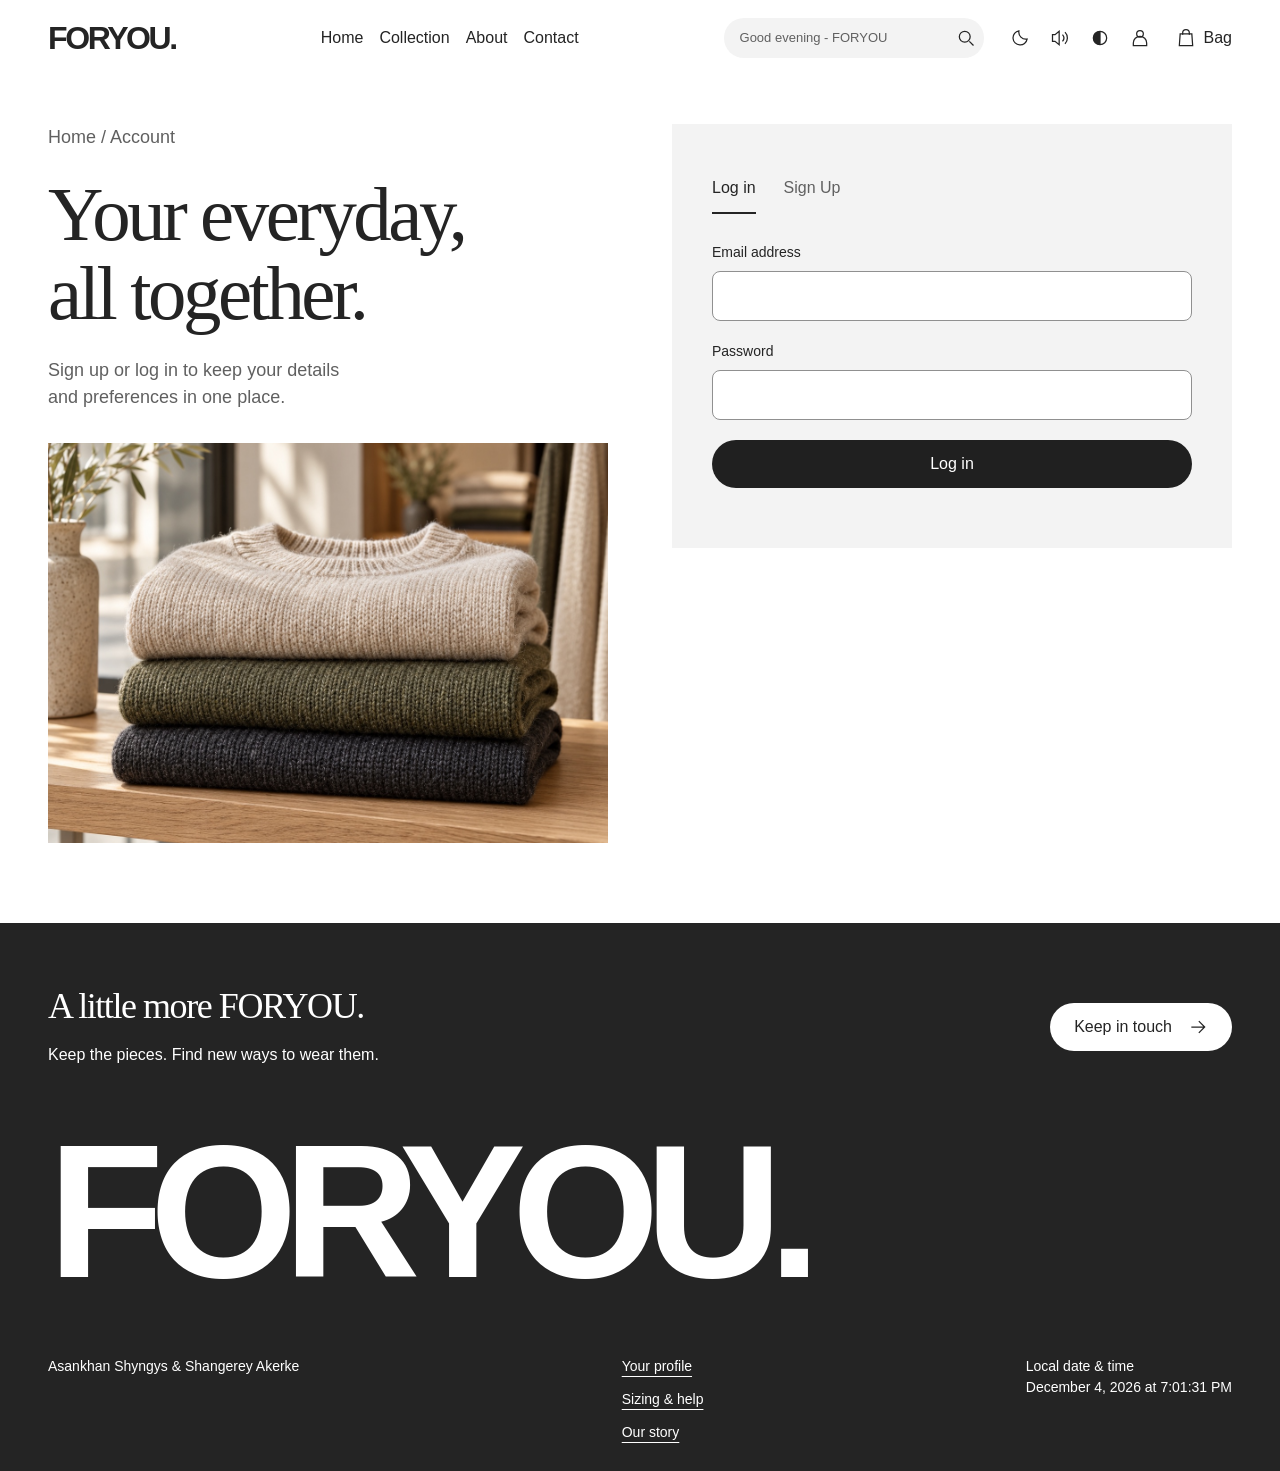
<file: login.html>
<!DOCTYPE html>
<html lang="en">
<head>
  <link rel="icon" type="image/svg+xml" href="favicon.svg?v=folded1">
  <meta charset="UTF-8">
  <meta name="viewport" content="width=device-width, initial-scale=1">
  <meta name="description" content="FORYOU everyday clothing. Explore coordinated essentials, outfit inspiration and your size guide.">
  <title>Your account | FORYOU</title>
  <link rel="stylesheet" href="vendor/bootstrap.min.css">
  <link rel="stylesheet" href="css/style.css?v=final1">
  <link rel="stylesheet" href="css/assignment6.css?v=no-progress1">
  <link rel="stylesheet" href="css/home.css?v=sections1">
  <link rel="stylesheet" href="css/pages.css?v=style2">
  <link rel="stylesheet" href="css/auth.css?v=auth1">
  <script src="vendor/jquery-4.0.0.min.js" defer></script>
  <script src="js/auth-store.js?v=final1" defer></script>
  <script src="js/navigation.js?v=final1" defer></script>
  <script src="js/script.js?v=final1" defer></script>
  <noscript><style>img[data-src] { display:none }</style></noscript>
</head>
<body data-page="login" class="foryou-home fy-inner fy-auth-page d-flex flex-column min-vh-100">

<a class="visually-hidden-focusable position-absolute bg-white text-dark p-3 skip-link" href="#main">Skip to content</a>
<div data-site-navigation></div>
<main id="main" class="fy-container fy-auth-main">
  <div class="fy-auth-layout"><section class="fy-auth-intro"><p class="fy-page-path"><a href="index.html?view=style2">Home</a> / Account</p><h1>Your everyday,<br>all together.</h1><p>Sign up or log in to keep your details and preferences in one place.</p><img src="images/gallery-knitwear.jpg" width="1536" height="1024" alt="Soft knitwear folded in coordinated neutral colors"></section>
  <section class="fy-auth-panel" aria-label="Your account">
    <div class="fy-auth-tabs" role="group" aria-label="Choose an account action"><button type="button" data-auth-mode="login" aria-pressed="true" aria-controls="login-form">Log in</button><button type="button" data-auth-mode="register" aria-pressed="false" aria-controls="register-form">Sign Up</button></div>
    <form id="login-form" novalidate aria-label="Log in"><label for="login-email">Email address</label><input id="login-email" name="email" data-field="email address" type="text" inputmode="email" autocomplete="email" aria-describedby="login-email-error"><p class="field-error" id="login-email-error"></p><label for="login-password">Password</label><input id="login-password" name="password" data-field="password" type="password" autocomplete="current-password" aria-describedby="login-password-error"><p class="field-error" id="login-password-error"></p><button class="fy-button" type="submit">Log in</button><p id="login-status" class="fy-auth-status" role="status"></p></form>
    <form id="register-form" novalidate aria-label="Sign Up" hidden><label for="register-name">Name</label><input id="register-name" name="name" data-field="name" type="text" autocomplete="name" aria-describedby="register-name-error"><p class="field-error" id="register-name-error"></p><label for="register-email">Email address</label><input id="register-email" name="email" data-field="email address" type="text" inputmode="email" autocomplete="email" aria-describedby="register-email-error"><p class="field-error" id="register-email-error"></p><label for="register-phone">Phone number</label><input id="register-phone" name="phone" data-field="phone number" type="tel" autocomplete="tel" aria-describedby="register-phone-error"><p class="field-error" id="register-phone-error"></p><label for="register-password">Password</label><input id="register-password" name="password" data-field="password" type="password" autocomplete="new-password" aria-describedby="register-password-help register-password-error"><p class="fy-password-help" id="register-password-help">Use 8–128 characters with uppercase, lowercase, a number and a symbol. Leave out spaces.</p><p class="field-error" id="register-password-error"></p><label for="register-confirm">Confirm password</label><input id="register-confirm" name="confirm" data-field="password again" type="password" autocomplete="new-password" aria-describedby="register-confirm-error"><p class="field-error" id="register-confirm-error"></p><button class="fy-button" type="submit">Create account</button><p id="register-status" class="fy-auth-status" role="status"></p></form>
  </section></div><noscript><p>Enable JavaScript to use your account.</p></noscript>
</main>

<footer class="site-footer fy-footer">
  <div class="fy-container">
    <div class="fy-footer-top"><div><h2>A little more FORYOU.</h2><p>Keep the pieces. Find new ways to wear them.</p></div><button class="fy-button fy-button-light" type="button" data-open-popup>Keep in touch <svg class="fy-icon" aria-hidden="true"><use href="#fy-arrow"/></svg></button></div>
    <a class="footer-wordmark" href="index.html?view=style2" aria-label="FORYOU home">FORYOU.</a>
    <div class="fy-footer-bottom"><p>Asankhan Shyngys &amp; Shangerey Akerke</p><nav aria-label="Footer navigation"><a href="profile.html?view=auth1">Your profile</a><a href="contact.html?view=style2#questions">Sizing &amp; help</a><a href="about.html?view=style2">Our story</a></nav><p>Local date &amp; time<br><time data-clock>Available with JavaScript</time></p></div>
  </div>
</footer>
<script src="vendor/bootstrap.bundle.min.js"></script>

<dialog id="subscribe-dialog" aria-labelledby="subscribe-title">
  <div class="popup-inner">
    <button type="button" class="close-popup" data-close-popup aria-label="Close subscription form">×</button>
    <h2 id="subscribe-title">A little FORYOU</h2>
    <p>Save your email on this device to register your interest in FORYOU updates.</p>

    <form id="subscribe-form" novalidate>
      <label for="subscriber-email">Email address</label>
      <input class="form-control" id="subscriber-email" name="email" type="text" inputmode="email" autocomplete="email" aria-describedby="subscriber-email-error">
      <p class="field-error" id="subscriber-email-error"></p>
      <button type="submit" class="btn btn-primary w-100">Save email</button>
      <p class="form-status" id="subscribe-status" role="status"></p>
    </form>
  </div>
</dialog>
<script src="js/site.js?v=final1" defer></script>
<script src="js/common.js?v=click-sound1" defer></script>
<script src="js/products.js?v=final1" defer></script>
<script src="js/cart-store.js?v=style2" defer></script>
<script src="js/auth.js?v=final1" defer></script>
</body>
</html>
</file>
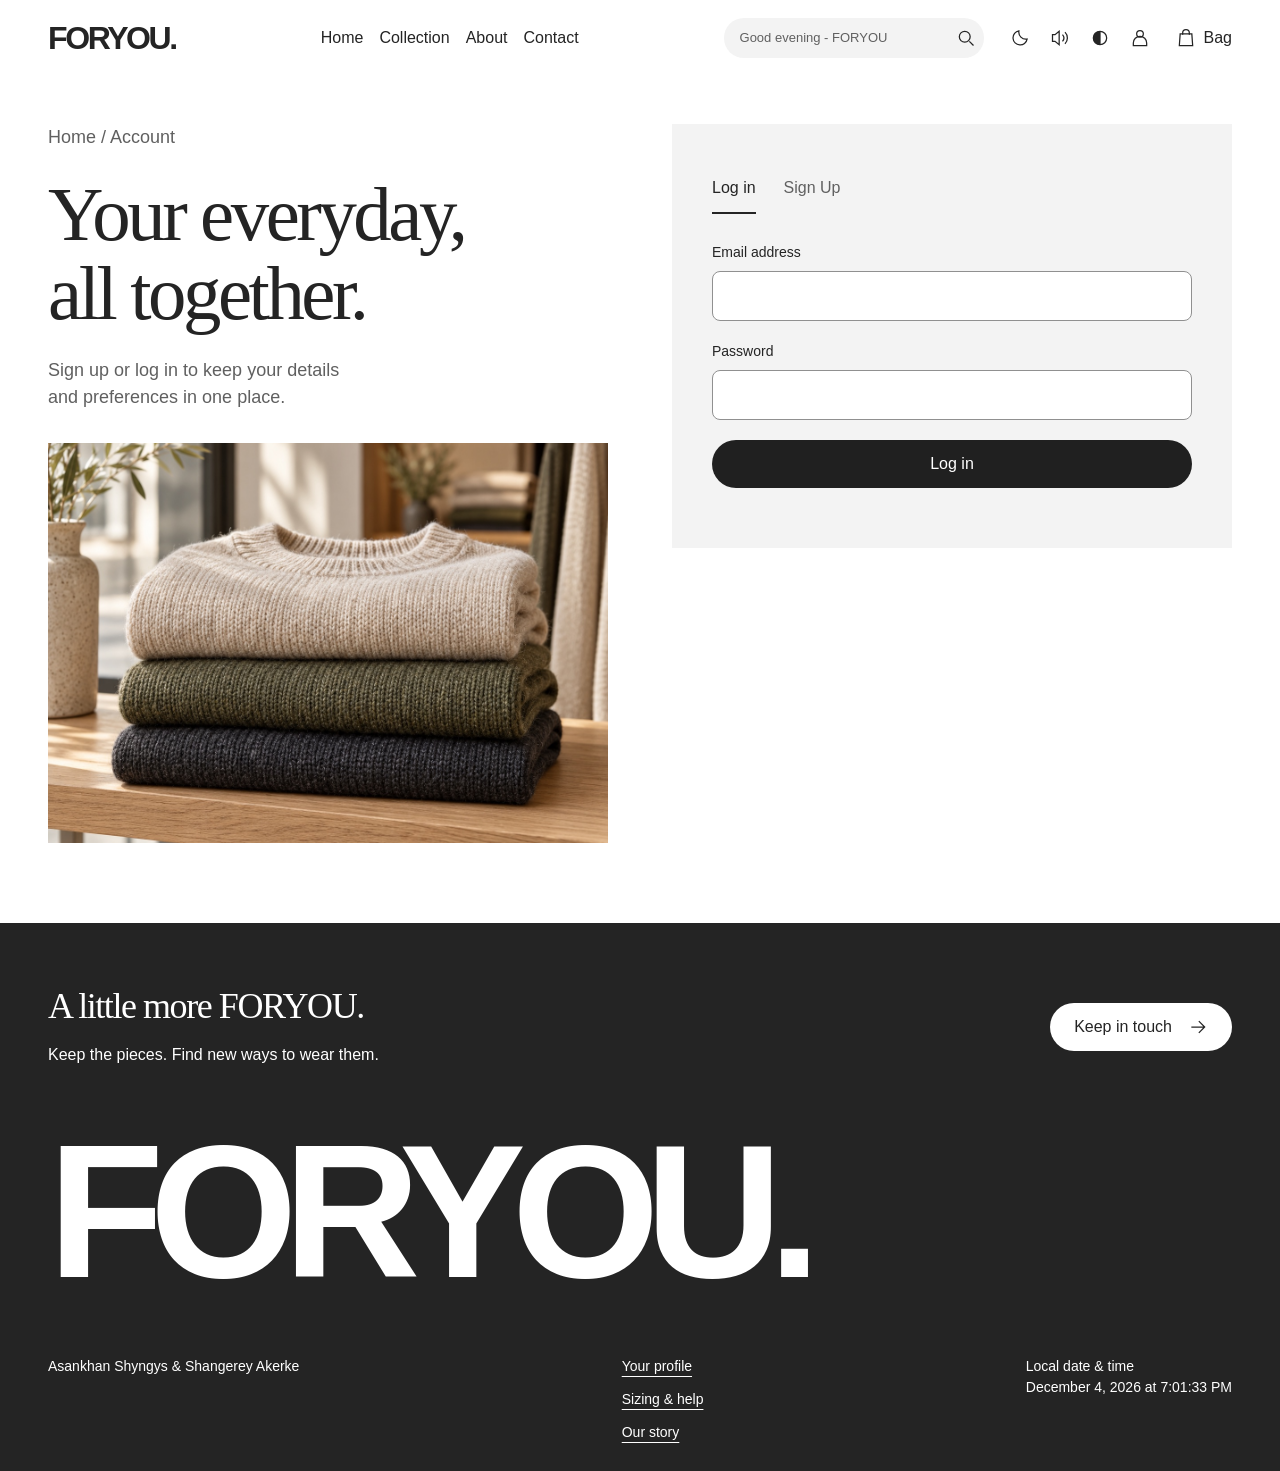
<file: profile.html>
<!DOCTYPE html>
<html lang="en">
<head>
  <link rel="icon" type="image/svg+xml" href="favicon.svg?v=folded1">
  <meta charset="UTF-8">
  <meta name="viewport" content="width=device-width, initial-scale=1">
  <meta name="description" content="FORYOU everyday clothing. Explore coordinated essentials, outfit inspiration and your size guide.">
  <title>Your profile | FORYOU</title>
  <link rel="stylesheet" href="vendor/bootstrap.min.css">
  <link rel="stylesheet" href="css/style.css?v=final1">
  <link rel="stylesheet" href="css/assignment6.css?v=no-progress1">
  <link rel="stylesheet" href="css/home.css?v=sections1">
  <link rel="stylesheet" href="css/pages.css?v=style2">
  <link rel="stylesheet" href="css/profile.css?v=api1">
  <link rel="stylesheet" href="css/auth.css?v=auth1">
  <script src="vendor/jquery-4.0.0.min.js" defer></script>
  <script src="js/auth-store.js?v=final1" defer></script>
  <script src="js/navigation.js?v=final1" defer></script>
  <script src="js/script.js?v=final1" defer></script>
  <noscript><style>img[data-src] { display:none }</style></noscript>
</head>
<body data-page="profile" class="foryou-home fy-inner fy-profile-page d-flex flex-column min-vh-100">

<a class="visually-hidden-focusable position-absolute bg-white text-dark p-3 skip-link" href="#main">Skip to content</a>
<div data-site-navigation></div>
<main id="main" class="fy-container fy-profile-main">
  <p class="fy-page-path"><a href="index.html?view=style2">Home</a> / Profile</p>
  <header class="fy-profile-heading"><h1>A little more you.</h1><p>Your preferences, in one place.</p></header>
  <section class="fy-profile-details" aria-labelledby="profile-details-title"><h2 id="profile-details-title">Your details</h2><dl><div><dt>Name</dt><dd id="profile-name"></dd></div><div><dt>Email</dt><dd id="profile-email"></dd></div><div><dt>Phone</dt><dd id="profile-phone"></dd></div></dl><button id="logout" class="text-button" type="button">Log out</button></section>
  <div class="fy-profile-layout">
    <section class="fy-profile-image"><img src="images/gallery-cotton.jpg" width="1536" height="1024" alt="A chalk cotton shirt draped over a wooden chair"></section>
    <section class="fy-profile-settings" aria-labelledby="country-title">
      <h2 id="country-title">Your country</h2><p>Choose a country to keep with your profile preferences.</p>
      <form id="country-form" novalidate>
        <label for="profile-country">Country</label>
        <div id="country-loader" class="fy-country-loading"><span class="submit-spinner" aria-hidden="true"></span> Loading countries...</div>
        <select id="profile-country" aria-describedby="country-error" disabled><option value="">Choose your country</option></select>
        <p id="country-error" class="field-error" role="alert"></p>
        <button id="country-retry" type="button" class="text-button" hidden>Try again</button>
        <button id="save-country" type="submit" class="fy-button" disabled>Save country</button>
        <p id="country-status" role="status" aria-live="polite"></p>
      </form>
    </section>
  </div>
  <noscript><p>Enable JavaScript to load the country list and save your selection.</p></noscript>
</main>

<footer class="site-footer fy-footer">
  <div class="fy-container">
    <div class="fy-footer-top"><div><h2>A little more FORYOU.</h2><p>Keep the pieces. Find new ways to wear them.</p></div><button class="fy-button fy-button-light" type="button" data-open-popup>Keep in touch <svg class="fy-icon" aria-hidden="true"><use href="#fy-arrow"/></svg></button></div>
    <a class="footer-wordmark" href="index.html?view=style2" aria-label="FORYOU home">FORYOU.</a>
    <div class="fy-footer-bottom"><p>Asankhan Shyngys &amp; Shangerey Akerke</p><nav aria-label="Footer navigation"><a href="profile.html?view=auth1">Your profile</a><a href="contact.html?view=style2#questions">Sizing &amp; help</a><a href="about.html?view=style2">Our story</a></nav><p>Local date &amp; time<br><time data-clock>Available with JavaScript</time></p></div>
  </div>
</footer>
<script src="vendor/bootstrap.bundle.min.js"></script>

<dialog id="subscribe-dialog" aria-labelledby="subscribe-title">
  <div class="popup-inner">
    <button type="button" class="close-popup" data-close-popup aria-label="Close subscription form">×</button>
    <h2 id="subscribe-title">A little FORYOU</h2>
    <p>Save your email on this device to register your interest in FORYOU updates.</p>

    <form id="subscribe-form" novalidate>
      <label for="subscriber-email">Email address</label>
      <input class="form-control" id="subscriber-email" name="email" type="text" inputmode="email" autocomplete="email" aria-describedby="subscriber-email-error">
      <p class="field-error" id="subscriber-email-error"></p>
      <button type="submit" class="btn btn-primary w-100">Save email</button>
      <p class="form-status" id="subscribe-status" role="status"></p>
    </form>
  </div>
</dialog>
<script src="js/site.js?v=final1" defer></script>
<script src="js/common.js?v=click-sound1" defer></script>
<script src="js/products.js?v=final1" defer></script>
<script src="js/cart-store.js?v=style2" defer></script>
<script src="js/profile.js?v=auth1" defer></script>
</body>
</html>
</file>
<file: css/style.css>
/* FORYOU: existing chalk/rose branding, with a clearer editorial layout. */
:root {
  --paper:#fbf6ee; --ink:#34282a; --rose:#743e4b; --rose-dark:#542b35;
  --muted:#655752; --soft:#f0e6dd; --error:#9c2638; --success:#315d3e;
  --bs-body-bg:var(--paper); --bs-body-color:var(--ink); --bs-body-font-family:Arial,sans-serif;
  --bs-primary-rgb:116,62,75; --bs-secondary-rgb:101,87,82; --bs-dark-rgb:52,40,42;
  --bs-link-color:var(--rose); --bs-link-hover-color:var(--rose-dark);
}
/* Assignment 5: Night theme. js/common.js sets data-bs-theme="dark" on <html>. */
[data-bs-theme="dark"] {
  --paper:#241d20; --ink:#f4ebe4; --rose:#d995a4; --rose-dark:#ecb4c0; --soft:#34292c;
  --muted:#cdbdb7; --error:#ff9aa8; --success:#8fd0a0;
  --bs-secondary-rgb:205,189,183; --bs-primary-rgb:217,149,164;
}
* { box-sizing:border-box }
body { font-size:16px; line-height:1.6 }
h1,h2 { font-family:Georgia,serif; font-weight:400; letter-spacing:-.055em; line-height:1.08; text-wrap:balance }
h1 { font-size:clamp(44px,6vw,84px) }
h2 { font-size:clamp(32px,3.5vw,48px) }
h3 { font-size:20px; line-height:1.3 }
p { text-wrap:pretty }
a { text-underline-offset:5px }
.container { max-width:1320px; padding-left:32px; padding-right:32px }
.wordmark { color:var(--ink); font-weight:800; font-size:30px; letter-spacing:-.075em }
.brand-dot { color:var(--rose) }
.navbar { --bs-navbar-active-color:var(--rose); --bs-navbar-hover-color:var(--rose); --bs-navbar-color:var(--ink) }
.nav-link { min-height:44px }
.nav-link.active { text-decoration:underline; text-underline-offset:7px }
.btn { border-radius:0; min-height:46px; padding:11px 22px; display:inline-flex; align-items:center; justify-content:center; gap:18px; transition:transform .2s; font-size:16px }
.btn:hover { transform:translateY(-2px) }
.btn:active { transform:translateY(1px) }
.btn-primary { --bs-btn-bg:var(--rose); --bs-btn-border-color:var(--rose); --bs-btn-hover-bg:var(--rose-dark); --bs-btn-hover-border-color:var(--rose-dark); --bs-btn-active-bg:var(--rose-dark); --bs-btn-active-border-color:var(--rose-dark) }
.btn-outline-primary { --bs-btn-color:var(--rose); --bs-btn-border-color:var(--rose); --bs-btn-hover-bg:var(--rose); --bs-btn-hover-border-color:var(--rose); --bs-btn-active-bg:var(--rose-dark); --bs-btn-active-border-color:var(--rose-dark) }
.btn-light { --bs-btn-bg:var(--paper); --bs-btn-border-color:var(--paper); --bs-btn-color:var(--ink) }
.text-button { background:none; border:0; color:var(--rose); text-decoration:underline; text-underline-offset:5px; min-height:44px; padding:8px 0 }
:focus-visible { outline:3px solid var(--rose); outline-offset:4px }
.site-footer :focus-visible { outline-color:var(--paper) }
.skip-link { z-index:100 }
.home-hero { display:grid; grid-template-columns:.85fr 1.15fr; align-items:center; gap:64px; padding-top:32px; padding-bottom:64px }
.hero-copy h1 { margin-bottom:28px }
.hero-copy .lead { max-width:360px; margin-bottom:32px; font-size:18px }
.hero-visual { margin:0 }
.hero-visual img { width:100%; height:570px; object-fit:cover; object-position:49% center }
.hero-visual figcaption { margin-top:12px; font-size:14px; color:var(--muted) }
.palette-control { margin-top:42px; display:flex; align-items:center; gap:12px; flex-wrap:wrap; font-size:14px }
.palette-dots { display:flex; gap:3px }
.palette-dots i { width:14px; height:14px; border-radius:50%; background:#ddcbbc }
.palette-dots i:nth-child(2) { background:#80906c }
.palette-dots i:nth-child(3) { background:#ad7884 }
#colour-name { color:var(--muted) }
.essentials-section { padding-top:60px; padding-bottom:110px }
.section-heading { display:flex; align-items:baseline; justify-content:space-between; gap:24px; margin-bottom:32px }
.section-heading h2 { margin:0 }
.section-heading a { white-space:nowrap }
.product-grid { display:grid; grid-template-columns:repeat(4,minmax(0,1fr)); gap:24px }
.product-card { background:transparent }
.product-photo { display:block; overflow:hidden }
.product-photo img,.product-image { display:block; width:100%; aspect-ratio:1; height:auto; object-fit:contain }
.product-photo img { transition:transform .5s }
.product-photo:hover img,.product-photo:focus img { transform:scale(1.035) }
.product-info { display:flex; justify-content:space-between; gap:12px; margin-top:18px }
.product-info h3 { margin-bottom:5px; font-size:18px }
.product-info p { margin:0; font-size:14px }
.product-info .price { white-space:nowrap; font-variant-numeric:tabular-nums }
.product-card > p { font-size:16px; margin-top:12px }
.editorial-section { display:grid; grid-template-columns:1fr 1fr; background:var(--soft) }
.editorial-section > img { width:100%; height:510px; object-fit:cover }
.editorial-section > div { padding:64px; align-self:center; max-width:600px }
.editorial-section p { margin:24px 0 }
.bg-soft { background-color:var(--soft) }
.story-image { height:520px; object-fit:cover }
.lookbook-image { height:460px; object-fit:contain }
.carousel-indicators [data-bs-target] { min-height:44px; background-clip:content-box }
.card { border-radius:0 }
.contact-main { padding-top:40px; padding-bottom:100px }
.page-intro { margin-bottom:48px }
.page-intro .lead { max-width:540px; font-size:18px; margin-top:24px }
.contact-grid { display:grid; grid-template-columns:1fr 1fr; align-items:start; gap:64px }
.contact-image { width:100%; height:230px; object-fit:cover; margin-bottom:36px }
.faq-list { margin-top:28px }
.faq-item { background:var(--soft); margin-bottom:10px }
.faq-item h3 { margin:0 }
.faq-toggle { display:flex; width:100%; justify-content:space-between; align-items:center; gap:16px; border:0; background:transparent; color:var(--ink); font:inherit; font-size:17px; text-align:left; min-height:64px; padding:18px 22px }
.faq-toggle span { font-size:24px; color:var(--rose) }
.faq-answer { display:grid; grid-template-rows:1fr; visibility:visible; transition:grid-template-rows .28s ease,visibility .28s }
.faq-answer > div { overflow:hidden; min-height:0 }
.faq-answer p { margin:0; padding:0 22px 22px }
.faq-answer.is-collapsed { grid-template-rows:0fr; visibility:hidden }
.join-panel { background:var(--soft); padding:40px }
.join-panel h2 { font-size:36px; margin-bottom:16px }
.demo-note,.small { font-size:14px }
.demo-note { color:var(--muted) }
label { display:block; margin-bottom:7px }
.form-control { border-radius:0; background:#fffcf8; min-height:48px; border-color:#a79791; font-size:16px }
.form-control:focus { background:#fff; color:var(--ink); border-color:var(--rose); box-shadow:none; outline:2px solid var(--rose); outline-offset:2px }
.field { margin-top:18px }
.field-help { margin:6px 0 0; font-size:14px; color:var(--muted) }
.field-error { color:var(--error); font-size:14px; margin:6px 0 0 }
.field-error:empty,.form-status:empty { display:none }
.check-field { display:flex; align-items:start; gap:10px; margin-top:24px }
.check-field input { margin-top:6px; width:18px; height:18px; accent-color:var(--rose); flex-shrink:0 }
.check-field label { margin:0; font-size:14px }
.form-actions { display:flex; gap:24px; margin-top:28px; align-items:center; flex-wrap:wrap }
.form-status { color:var(--error); margin:20px 0 }
.form-status.success { color:var(--success) }
dialog { border:0; padding:0; width:min(520px,calc(100% - 32px)); max-height:calc(100dvh - 40px); background:var(--paper); color:var(--ink); overflow-y:auto }
dialog::backdrop { background:#241d20a8 }
.popup-inner { padding:48px 40px 36px }
.popup-inner h2 { font-size:40px; margin-bottom:20px }
.popup-inner .small { color:var(--muted); margin-bottom:28px }
.popup-inner .btn { margin-top:22px }
.close-popup { position:absolute; right:12px; top:8px; border:0; background:transparent; font-size:30px; width:44px; height:44px; color:var(--ink) }
.popup-open { overflow:hidden }
.site-footer { background:var(--ink); color:var(--paper); padding:64px 0 28px; margin-top:auto }
.footer-top { display:flex; align-items:center; justify-content:space-between; gap:24px }
.footer-top h2 { font-size:40px }
.footer-top p { margin:16px 0 0 }
.footer-wordmark { display:block; font-size:clamp(72px,16vw,220px); font-weight:800; letter-spacing:-.085em; line-height:1.2; text-decoration:none; color:var(--paper); margin:32px 0 }
.footer-wordmark:hover { color:var(--paper) }
.footer-bottom { display:flex; align-items:start; justify-content:space-between; gap:24px; font-size:14px }
.footer-bottom p { margin:0 }
.footer-bottom span,.footer-bottom time { color:#e0d5d1 }
.footer-bottom a { color:var(--paper) }
@keyframes enter { from { opacity:.3; transform:translateY(12px) } to { opacity:1; transform:translateY(0) } }
.hero-copy > *,.hero-visual,.product-card,.page-intro,.join-panel { animation:enter .65s both }
.hero-copy > :nth-child(2) { animation-delay:.08s }
.hero-copy > :nth-child(3) { animation-delay:.16s }
.hero-copy > :nth-child(4) { animation-delay:.24s }
@media (max-width:1199px) {
  .home-hero { gap:36px }
  .hero-visual img { height:500px }
  .product-grid { grid-template-columns:repeat(2,minmax(0,1fr)); gap:36px 24px }
  .contact-grid { gap:32px }
  .join-panel { padding:28px }
}
@media (max-width:991px) {
  .home-hero { grid-template-columns:1fr 1fr }
  .hero-visual img { height:440px }
  .hero-copy h1 { font-size:58px }
  .nav-subscribe { margin-top:16px }
  .navbar-collapse { padding-bottom:12px }
  .contact-grid { grid-template-columns:1fr; gap:48px }
  .contact-image { height:320px }
  .editorial-section > div { padding:36px }
  .footer-bottom { flex-wrap:wrap }
}
@media (max-width:599px) {
  .container { padding-left:20px; padding-right:20px }
  .home-hero { grid-template-columns:1fr; gap:28px; padding-top:28px; padding-bottom:28px }
  .hero-copy h1 { font-size:58px; margin-bottom:20px }
  .hero-copy .lead { font-size:16px; margin-bottom:24px; max-width:320px }
  .palette-control { margin-top:20px; gap:10px }
  .hero-visual img { height:360px; object-position:center }
  .hero-visual figcaption { font-size:13px }
  .essentials-section { padding-top:52px; padding-bottom:64px }
  .section-heading { display:block }
  .section-heading h2 { margin-bottom:18px; max-width:300px }
  .product-grid { gap:32px 16px }
  .product-info { flex-direction:column; gap:4px; margin-top:14px }
  .product-info h3 { font-size:18px }
  .product-card > p { font-size:14px }
  .editorial-section { grid-template-columns:1fr }
  .editorial-section > img { height:330px }
  .editorial-section > div { padding:40px 20px }
  .page-intro { margin-bottom:32px }
  .contact-main { padding-top:28px; padding-bottom:60px }
  .contact-image { height:220px }
  .join-panel { padding:28px 20px }
  .join-panel h2 { font-size:32px }
  .popup-inner { padding:52px 24px 28px }
  .popup-inner h2 { font-size:32px }
  .story-image { height:350px }
  .lookbook-image { height:320px }
  .footer-top { align-items:start; flex-direction:column }
  .footer-top h2 { font-size:36px }
  .site-footer { padding-top:44px }
  .footer-bottom { flex-direction:column }
}
@media (prefers-reduced-motion:reduce) {
  *,*::before,*::after { animation:none !important; transition:none !important; scroll-behavior:auto !important }
  .btn:hover,.product-photo:hover img { transform:none }
}

/* ===== Assignment 5 ===== */
body { transition:background-color .3s, color .3s }
.greeting:empty { display:none }
.text-button:disabled { opacity:.45; cursor:not-allowed; text-decoration:none }
.nav-tools .text-button { font-size:14px }

/* Night theme details */
[data-bs-theme="dark"] .btn-primary { --bs-btn-color:#241d20; --bs-btn-hover-color:#241d20; --bs-btn-active-color:#241d20 }
[data-bs-theme="dark"] .btn-outline-primary { --bs-btn-hover-color:#241d20; --bs-btn-active-color:#241d20 }
[data-bs-theme="dark"] .form-control { background:#2d2326; color:var(--ink); border-color:#85747a }
[data-bs-theme="dark"] .form-control:focus { background:#382c30 }
[data-bs-theme="dark"] body { background-color:var(--paper) !important }   /* wins over the Assignment 4 palette colour */
[data-bs-theme="dark"] .navbar-toggler-icon { filter:invert(1) }
[data-bs-theme="dark"] .navbar-toggler { border-color:var(--ink) !important }
[data-bs-theme="dark"] .site-footer { background:#161012; --paper:#f4ebe4; --ink:#161012 }
[data-bs-theme="dark"] .footer-bottom span, [data-bs-theme="dark"] .footer-bottom time { color:#e0d5d1 }

/* Price filter, rating stars, bag */
.shop-toolbar .btn { min-height:44px }
.rating { display:flex; gap:2px }
.star { background:none; border:0; padding:0 3px; min-width:32px; min-height:44px; font-size:26px; line-height:1; color:#c9b9b2; transition:color .2s, transform .2s }
.star:hover, .star:focus-visible { transform:scale(1.25) }
.star.on { color:#d9a441 }
.rating-text { margin:0 0 12px }
#bag-status.pop { animation:pop .4s ease }
@keyframes pop { 50% { transform:scale(1.12) } }

/* Size finder reuses the .join-panel look */
.finder-step { border:0; padding:0; margin:0 }
.finder-step legend { font-family:Georgia,serif; font-size:26px; letter-spacing:-.03em; margin-bottom:12px }
#finder-result { font-size:22px; margin:0 }
</file>
<file: css/assignment6.css>
/* Assignment 6 additions follow FORYOU's chalk, ink and rose palette. */
.search-panel { max-width:650px; margin:12px 0 32px }
.search-panel label { display:block; font-weight:600; margin-bottom:8px }
.search-line { display:flex; gap:16px; align-items:center }
.search-input-wrap { position:relative; flex:1; min-width:0 }
.search-suggestions { position:absolute; inset:100% 0 auto; z-index:20; list-style:none; margin:4px 0 0; padding:8px; background:var(--paper); border:1px solid var(--rose) } /* taste-skill-ignore: distinguish an overlapping interactive dropdown */
.search-suggestions li { padding:12px; cursor:pointer }
.search-suggestions li:hover,.search-suggestions [aria-selected="true"] { background:var(--soft); color:var(--ink) }
.search-suggestions { max-height:280px; overflow-y:auto }
.search-match { background:#f4d782; color:#34282a; padding:0 2px }
.faq-toggle { display:block }
.faq-toggle > span[aria-hidden] { float:right }
.search-empty { padding:24px; background:var(--soft) }
.collection-facts { display:flex; gap:48px; flex-wrap:wrap; padding:32px 0 48px }
.collection-facts p { margin:0; min-width:120px }
.collection-facts strong { display:block; font:400 64px/1.1 Georgia,serif; letter-spacing:-.04em; color:var(--rose) }
.collection-facts span { display:block; margin-top:8px }
.foryou-toast { position:fixed; right:24px; bottom:24px; max-width:min(420px,calc(100vw - 48px)); background:var(--ink); color:var(--paper); padding:18px 24px; z-index:2000 }
.submit-spinner { width:18px; height:18px; border:2px solid currentColor; border-right-color:transparent; border-radius:50%; animation:submit-spin .65s linear infinite }
@keyframes submit-spin { to { transform:rotate(360deg) } }
.copy-snippet { position:relative; padding:28px 28px 42px; margin:28px 0 32px; background:var(--soft) }
.copy-snippet h3 { margin:0 0 8px; font:400 30px/1.15 Georgia,serif; letter-spacing:-.03em; color:var(--ink) }
.copy-snippet > p { margin:0 0 24px; color:var(--muted); font-size:16px }
.copy-actions { display:flex; gap:20px; align-items:center }
.share-destination { flex:1; min-width:0; color:var(--ink); text-decoration:none }
.share-path { display:block; font-size:16px; font-weight:600 }
.share-path > span { padding:0 8px; color:var(--rose); font-weight:400 }
.share-domain { display:block; margin-top:4px; font-size:13px; color:var(--muted); white-space:nowrap; overflow:hidden; text-overflow:ellipsis }
.share-destination:hover .share-path { text-decoration:underline; text-underline-offset:4px }
.share-copy { display:inline-flex; flex-shrink:0; align-items:center; justify-content:center; gap:10px; min-height:48px; padding:12px 18px; border:0; background:var(--rose); color:var(--paper); font:inherit; font-size:15px; cursor:pointer; transition:background .2s,transform .2s }
.share-copy:hover { background:var(--rose-dark); transform:translateY(-2px) }
.share-copy:active { transform:translateY(1px) }
.copy-tooltip { position:absolute; bottom:12px; right:28px; font-size:13px; color:var(--success) }
.copy-actions .share-copy:disabled { opacity:1; background:var(--success); color:var(--paper); cursor:default; transform:none }
@media(max-width:420px) { .copy-snippet { padding:24px 20px 42px } .copy-snippet h3 { font-size:27px } .copy-actions { flex-wrap:wrap; gap:18px } .share-destination { flex-basis:100% } .share-copy { width:100% } .copy-tooltip { right:20px } }
img[data-src] { background:var(--soft) }
.image-error { border:2px solid var(--error) }
@media(max-width:575px) { .collection-facts { gap:24px } .collection-facts strong { font-size:48px } .search-line { gap:10px } }
@media(prefers-reduced-motion:reduce) { .submit-spinner { animation:none } }
</file>
<file: css/home.css>
/* FORYOU: a clean field guide to everyday layers. Homepage styles are scoped. */
.foryou-home {
  --paper:var(--fy-selected-paper,#ffffff); --ink:#242424; --rose:#202020; --rose-dark:#444444;
  --soft:#f3f3f3; --muted:#606060;
  --bs-primary-rgb:32,32,32; --bs-dark-rgb:36,36,36;
  --fy-olive:#526247; --fy-space:24px; --fy-max:1280px;
  --fy-fast:180ms; --fy-slow:600ms;
  font-family:Arial,sans-serif; color:var(--ink); background:var(--paper); line-height:1.5;
}
[data-bs-theme="dark"] .foryou-home {
  --paper:var(--fy-selected-dark,#171717); --ink:#f5f5f5; --rose:#eeeeee; --rose-dark:#cccccc;
  --soft:#292929; --muted:#bdbdbd;
}
[data-bs-theme="dark"] .foryou-home .fy-footer {
  background:#101010; --paper:#f5f5f5; --ink:#101010;
}
[data-bs-theme="dark"] .foryou-home .form-control { background:#292929; border-color:#808080 }
[data-bs-theme="dark"] .foryou-home .form-control:focus { background:#333333 }
.foryou-home .fy-container { width:100%; max-width:var(--fy-max); padding-inline:20px; margin-inline:auto }
.fy-sprite { position:absolute; width:0; height:0; overflow:hidden }
.fy-icon { width:20px; height:20px; fill:none; stroke:currentColor; stroke-width:1.5; flex-shrink:0 }
.foryou-home h1,.foryou-home h2 { font-family:Georgia,serif; font-weight:400; letter-spacing:-.04em }
.foryou-home h2 { font-size:32px; line-height:1.1; margin:0 }
.foryou-home p { text-wrap:pretty }
.foryou-home a { color:inherit }
.foryou-home :focus-visible { outline:3px solid var(--rose); outline-offset:4px }
.foryou-home .skip-link { position:absolute; top:8px; left:8px; padding:12px 20px; background:var(--paper); color:var(--ink); z-index:1200 }
.foryou-home .site-header { background:var(--paper) }
.foryou-home .fy-navigation { padding:16px 0; margin:0 }
.fy-header-row { display:grid; grid-template-columns:1fr auto auto; gap:12px 20px; align-items:center }
.foryou-home .wordmark { margin:0; padding:0; font-size:32px; line-height:1.2 }
.fy-menu-toggle { display:inline-flex; align-items:center; gap:8px; min-height:44px; border:0; background:none; padding:8px 0; color:var(--ink); font:inherit }
.fy-menu { grid-column:1/-1; grid-row:3 }
.foryou-home .navbar-nav { gap:4px; padding:8px 0; margin:0; list-style:none }
.foryou-home .nav-link { display:flex; align-items:center; min-height:44px; padding:8px 0; color:var(--ink); font-size:16px }
.foryou-home .nav-link.active { color:var(--rose); font-weight:600; text-underline-offset:6px }
.fy-header-search { grid-column:1/-1; grid-row:2; display:flex; align-items:center; min-width:0; background:var(--soft); border-radius:2px }
.fy-header-search input { width:100%; min-width:0; border:0; border-radius:0; padding:12px 16px; background:transparent; color:var(--ink); font:inherit; font-size:16px }
.fy-header-search input::placeholder { color:var(--muted); opacity:1 }
.fy-header-search button { display:flex; align-items:center; justify-content:center; flex-shrink:0; width:48px; min-height:48px; border:0; background:none; color:var(--ink) }
.fy-bag-link { display:flex; align-items:center; gap:8px; min-height:44px; text-decoration:none }
.fy-hero { display:grid; gap:32px; padding-top:24px; padding-bottom:40px }
.fy-hero-copy { align-self:center }
.foryou-home .fy-hero h1 { font-size:54px; line-height:.99; margin:0 0 24px; max-width:11ch }
.fy-hero-copy > p { max-width:34ch; font-size:16px; margin:0 0 24px }
.fy-button { display:inline-flex; justify-content:center; align-items:center; gap:24px; min-height:48px; padding:14px 22px; border:0; border-radius:0; background:var(--rose); color:var(--paper)!important; text-decoration:none; font:inherit; font-weight:600; font-size:16px; transition:background var(--fy-fast) }
.fy-button:hover { background:var(--rose-dark) }
.fy-hero-copy .fy-hero-note { margin:16px 0 0; font-size:14px; color:var(--muted) }
.fy-hero-art { display:grid; gap:12px; min-width:0 }
.fy-scene img,.fy-outfit-piece img,.fy-product-photo img,.fy-texture-photo img,.fy-layer-photo img { height:auto }
.fy-scene { margin:0; min-width:0 }
.fy-scene img { display:block; width:100%; aspect-ratio:3/2; object-fit:cover; object-position:center top; animation:fy-photo-breathe 12s ease-in-out infinite alternate }
.fy-scene { overflow:hidden }
.fy-scene figcaption { position:relative; padding-top:10px; background:var(--paper); font-size:14px; color:var(--muted) }
.fy-outfit-pieces { display:grid; grid-template-columns:repeat(3,minmax(0,1fr)); gap:12px }
.fy-outfit-piece { display:block; text-decoration:none; min-width:0 }
.fy-outfit-piece img { display:block; width:100%; aspect-ratio:1.4; object-fit:cover; object-position:center 42% }
.fy-outfit-piece span { display:block; padding-top:8px; font-size:14px }
.fy-outfit-piece:hover span { text-decoration:underline; text-underline-offset:4px }
.fy-categories { padding-block:40px 48px }
.fy-section-heading { display:flex; flex-wrap:wrap; align-items:baseline; justify-content:space-between; gap:16px; margin-bottom:24px }
.fy-section-heading > p { margin:0; font-size:16px; color:var(--muted) }
.fy-category-grid { display:grid; grid-template-columns:repeat(2,minmax(0,1fr)); gap:12px }
.fy-category-link { display:grid; grid-template-columns:48px 1fr; align-items:center; gap:12px; min-width:0; padding:12px; text-decoration:none; background:var(--soft) }
.fy-category-link img { display:block; width:48px; height:68px; object-fit:cover }
.fy-category-link h3 { margin:0 0 4px; font-size:16px; font-weight:600 }
.fy-category-link p { margin:0; font-size:14px; color:var(--muted) }
.fy-category-link:hover h3 { text-decoration:underline; text-underline-offset:4px }
.fy-picks { padding-block:32px 64px }
.fy-text-link { display:inline-flex; align-items:center; gap:12px; min-height:44px; font-size:16px; text-decoration:underline; text-underline-offset:5px }
.fy-filter-row { margin-bottom:24px }
.fy-filter-group { display:flex; flex-wrap:wrap; gap:8px }
.fy-filter-group button { min-height:44px; padding:8px 12px; border:0; background:transparent; color:var(--ink); font:inherit; font-size:16px; transition:background var(--fy-fast) }
.fy-filter-group [aria-pressed="true"] { background:var(--ink); color:var(--paper) }
.fy-filter-group button:hover:not([aria-pressed="true"]) { background:var(--soft) }
#home-results { font-size:14px; color:var(--muted); margin:12px 0 0 }
.fy-product-grid { display:grid; grid-template-columns:repeat(2,minmax(0,1fr)); gap:28px 16px }
.fy-product { min-width:0 }
.fy-product-link { display:block; text-decoration:none }
.fy-product-photo { overflow:hidden; background:var(--soft) }
.fy-product-photo img { width:100%; display:block; aspect-ratio:4/5; object-fit:cover; transition:transform var(--fy-slow) }
.fy-product-link:hover img { transform:scale(1.025) }
.fy-product-link:hover h3 { text-decoration:underline; text-underline-offset:4px }
.fy-product h3 { font:400 16px/1.35 Arial,sans-serif; margin:14px 0 4px }
.fy-product-color { margin:0; color:var(--muted); font-size:14px }
.fy-product-price { margin:8px 0 0; font-size:16px; font-weight:600; font-variant-numeric:tabular-nums }
.fy-story { background:var(--soft); margin-top:16px; padding-block:48px }
.fy-story-grid { display:grid; grid-template-columns:1fr 1fr; align-items:start; gap:32px 16px }
.fy-story-copy { grid-column:1/-1; max-width:38ch }
.fy-story-copy > p { margin:20px 0; font-size:16px }
.fy-texture-photo,.fy-layer-photo { margin:0; min-width:0 }
.fy-texture-photo img { display:block; width:100%; aspect-ratio:4/5; object-fit:cover }
.fy-layer-photo { padding-top:48px }
.fy-layer-photo img { display:block; width:100%; aspect-ratio:4/5; object-fit:cover }
.fy-story figcaption { font-size:14px; color:var(--muted); margin-top:12px }
.fy-settings { padding-block:32px; display:flex; flex-wrap:wrap; justify-content:space-between; gap:16px; align-items:start }
.fy-settings > p { font-size:14px; color:var(--muted); margin:12px 0 }
.fy-settings summary { cursor:pointer; padding:12px 0; min-height:44px; color:var(--ink); font-size:14px }
.fy-preference-controls { display:flex; flex-wrap:wrap; gap:16px; align-items:center; padding-top:8px }
.foryou-home .fy-footer { padding-top:40px }
.fy-footer-top { display:flex; flex-wrap:wrap; align-items:center; justify-content:space-between; gap:24px }
.fy-footer-top p { margin:16px 0 0 }
.fy-button-light { background:var(--paper); color:var(--ink)!important }
.fy-button-light:hover { background:#e5e5e5 }
.foryou-home .footer-wordmark { font-size:clamp(66px,15vw,190px); line-height:1.1; margin:40px 0; letter-spacing:-.075em }
.fy-footer-bottom { display:flex; flex-wrap:wrap; gap:24px 40px; align-items:start; justify-content:space-between; font-size:14px }
.fy-footer-bottom p { margin:0; max-width:42ch }
.fy-footer-bottom nav { display:flex; flex-direction:column; gap:12px }
.fy-footer-bottom time { color:inherit }
.foryou-home .fy-footer :focus-visible { outline-color:var(--paper) }
@keyframes fy-arrive { from { opacity:.45; transform:translateY(16px) } to { opacity:1; transform:none } }
@keyframes fy-photo-breathe { from { transform:scale(1) } to { transform:scale(1.025) } }
.fy-arrive { animation:fy-arrive .6s ease both }
@media(min-width:640px) {
  .foryou-home .fy-container { padding-inline:32px }
  .foryou-home h2 { font-size:36px }
  .fy-category-link { grid-template-columns:64px 1fr; padding:16px; gap:16px }
  .fy-category-link img { width:64px; height:80px }
  .fy-product-grid { gap:32px 24px }
  .fy-product h3 { font-size:20px }
  .fy-hero { grid-template-columns:.8fr 1.2fr; gap:32px; padding-block:32px 48px }
  .foryou-home .fy-hero h1 { font-size:clamp(54px,7vw,92px) }
}
@media(min-width:960px) {
  .foryou-home .fy-container { padding-inline:48px }
  .foryou-home .site-header { position:sticky; top:0; z-index:50 }
  .fy-header-row { grid-template-columns:auto 1fr minmax(180px,260px) auto; gap:32px }
  .fy-menu-toggle { display:none }
  .fy-menu.collapse { display:block!important; grid-column:2; grid-row:1 }
  .foryou-home .navbar-nav { flex-direction:row; justify-content:center; gap:24px; padding:0 }
  .fy-header-search { grid-column:3; grid-row:1 }
  .fy-bag-link { grid-column:4; grid-row:1 }
  .fy-hero { gap:48px; padding-block:40px 56px }
  .fy-hero-copy > p { font-size:20px }
  .fy-category-grid { grid-template-columns:repeat(4,minmax(0,1fr)); gap:16px }
  .fy-category-link { grid-template-columns:64px 1fr; padding:16px; gap:16px }
  .fy-categories { padding-block:48px 64px }
  .fy-picks { padding-block:48px 96px }
  .fy-filter-row { display:flex; justify-content:space-between; align-items:center; gap:24px }
  #home-results { margin:0 }
  .fy-product-grid { grid-template-columns:repeat(4,minmax(0,1fr)) }
  .fy-story { padding-block:80px }
  .fy-story-grid { grid-template-columns:.85fr 1fr .65fr; gap:40px; align-items:center }
  .fy-story-copy { grid-column:auto }
  .fy-story-copy h2 { font-size:36px }
  .fy-texture-photo img { aspect-ratio:4/5 }
  .fy-layer-photo { padding-top:100px }
  .fy-settings { padding-block:40px }
  .foryou-home .fy-footer { padding-top:64px }
}
/* Full-width campaign banner and lighter controls. */
.fy-nav-preferences { grid-column:1/-1; grid-row:4; border-top:1px solid var(--soft) }
.fy-nav-preferences .fy-preference-controls { padding-top:8px; gap:8px 20px }
.fy-nav-preferences .text-button { font-size:14px; text-decoration:none; padding:8px 0 }
.fy-nav-preferences .text-button:hover { text-decoration:underline; text-underline-offset:4px }
.fy-nav-preferences #colour-name { font-size:14px }
.fy-header-search { border-radius:24px }
.fy-button { border-radius:28px; font-weight:400; padding:12px 24px; gap:16px }
.fy-filter-group button { border-radius:24px }
.fy-hero { position:relative; display:flex; align-items:end; isolation:isolate; min-height:680px; min-height:80svh; padding:240px 24px 48px; overflow:hidden; color:#fff; background:#30332c }
.fy-hero-art { position:absolute; inset:0; z-index:-2 }
.fy-hero .fy-scene { height:100% }
.fy-hero .fy-scene img { height:100%; width:100%; aspect-ratio:auto; object-position:58% center; animation:none }
.fy-hero::after { content:""; position:absolute; inset:0; z-index:-1; background:linear-gradient(0deg,rgba(0,0,0,.8),rgba(0,0,0,.12) 75%) }
.fy-hero .fy-scene figcaption { display:none }
.fy-hero-copy { width:100%; max-width:1280px; margin-inline:auto; align-self:auto }
.foryou-home .fy-hero h1 { font-size:clamp(54px,7vw,100px); max-width:12ch; margin-bottom:20px }
.fy-hero-copy > p { max-width:37ch }
.fy-hero .fy-button { background:#fff; color:#202020!important }
.fy-hero .fy-button:hover { background:#e5e5e5 }
.fy-hero-copy .fy-hero-note { color:#fff }
.fy-categories > .fy-outfit-pieces { max-width:640px; margin-bottom:48px }
@media(min-width:960px) {
  .fy-nav-preferences { grid-row:2 }
  .fy-nav-preferences .fy-preference-controls { justify-content:flex-end; padding-top:0 }
  .fy-header-row { row-gap:8px }
  .fy-navigation { padding-block:12px 4px!important }
  .fy-hero { min-height:720px; min-height:calc(100svh - 132px); padding:120px max(48px,calc((100vw - 1184px)/2)) 64px }
  .fy-hero .fy-scene img { object-position:center 44% }
  .fy-hero::after { background:linear-gradient(90deg,rgba(0,0,0,.7),rgba(0,0,0,.05) 85%) }
}
.fy-nav-preferences { grid-column:2; grid-row:1; display:flex; gap:0; border:0; align-items:center }
.fy-icon-button { display:inline-flex; align-items:center; justify-content:center; width:40px; height:44px; padding:0; border:0; border-radius:50%; color:var(--ink); background:transparent }
.fy-icon-button:hover { background:var(--soft) }
.fy-icon-button:disabled { opacity:.4; cursor:not-allowed }
.fy-sun,.fy-sound-muted { display:none }
#theme-toggle[aria-pressed="true"] .fy-moon,#sound-toggle[aria-pressed="false"] .fy-sound-waves { display:none }
#theme-toggle[aria-pressed="true"] .fy-sun,#sound-toggle[aria-pressed="false"] .fy-sound-muted { display:block }
.fy-header-row { grid-template-columns:1fr auto auto; gap:8px }
.fy-menu-toggle { grid-column:2; grid-row:2 }
.fy-header-search { grid-column:1; grid-row:2 }
.fy-bag-link { grid-column:3; grid-row:1 }
.fy-menu { grid-row:3 }
@media(min-width:960px) {
  .fy-header-row { grid-template-columns:auto 1fr minmax(160px,220px) auto auto; gap:16px }
  .fy-nav-preferences { grid-column:4; grid-row:1 }
  .fy-bag-link { grid-column:5; grid-row:1 }
  .fy-header-search { grid-column:3; grid-row:1 }
  .fy-navigation { padding-block:16px!important }
  .foryou-home .navbar-nav { gap:20px }
}
/* The header shares the hero photograph, then becomes opaque while browsing. */
.foryou-home .site-header { position:fixed; inset:0 0 auto; z-index:50; background:transparent; backdrop-filter:none; color:#fff; transition:background 180ms,color 180ms }
.foryou-home .site-header .wordmark,.foryou-home .site-header .brand-dot,.foryou-home .site-header .nav-link,.foryou-home .site-header .fy-icon-button,.foryou-home .site-header .fy-menu-toggle { color:inherit }
.foryou-home .site-header .fy-header-search { background:#fff; --ink:#242424; --muted:#606060 }
.foryou-home .site-header :focus-visible { outline-color:currentColor }
.foryou-home .site-header .fy-icon-button:hover { background:rgba(255,255,255,.16) }
.foryou-home .site-header.fy-header-scrolled { background:var(--paper); color:var(--ink) }
.foryou-home .site-header.fy-header-scrolled .fy-icon-button:hover { background:var(--soft) }
.fy-hero { min-height:100svh; padding-top:220px }
.fy-hero-copy .fy-button { margin-top:8px }
.fy-campaign { width:100%; overflow:hidden }
.fy-campaign img { display:block; width:100%; height:75svh; min-height:480px; max-height:900px; object-fit:cover; object-position:center }
@media(min-width:960px) { .fy-hero { min-height:100svh } }
/* Clear photography behind the header; contrast comes from the hero itself. */
.foryou-home .site-header:not(.fy-header-scrolled) .wordmark,
.foryou-home .site-header:not(.fy-header-scrolled) .nav-link,
.foryou-home .site-header:not(.fy-header-scrolled) .fy-menu-toggle,
.foryou-home .site-header:not(.fy-header-scrolled) .fy-bag-link { text-shadow:0 1px 4px rgba(0,0,0,.65) }
.fy-hero::before { content:""; position:absolute; inset:0 0 auto; height:200px; z-index:-1; background:linear-gradient(rgba(0,0,0,.52),transparent); pointer-events:none }
.fy-header-search { grid-column:1/3; grid-row:2 }
.fy-menu-toggle { grid-column:3; grid-row:2 }
.fy-header-search input { font-size:11px; padding-left:12px }
.fy-header-search button { width:36px }
.foryou-home .site-header:has(.fy-menu.show) { background:var(--paper); color:var(--ink) }
.foryou-home .site-header:has(.fy-menu.show) * { text-shadow:none }
@media(min-width:960px) {
  .fy-header-row { grid-template-columns:auto 1fr minmax(300px,340px) auto auto }
  .fy-header-search { grid-column:3; grid-row:1 }
  .fy-header-search input { font-size:14px; padding-left:16px }
  .foryou-home .navbar-nav { gap:16px }
}
/* Keep the compact header on one line, including below the desktop breakpoint. */
.fy-header-row { grid-template-columns:auto minmax(0,1fr) auto auto auto; gap:8px }
.fy-header-search { grid-column:2; grid-row:1; width:100%; max-width:260px; justify-self:end; min-height:40px }
.fy-header-search input { padding-block:10px; font-size:12px }
.fy-header-search button { min-height:40px; width:36px }
.fy-nav-preferences { grid-column:3; grid-row:1 }
.fy-bag-link { grid-column:4; grid-row:1 }
.fy-menu-toggle { grid-column:5; grid-row:1; font-size:0; gap:0; width:36px; justify-content:center }
.fy-menu { grid-column:1/-1; grid-row:2 }
@media(max-width:959px) {
  .foryou-home .wordmark { font-size:24px }
  .fy-icon-button { width:32px }
  .fy-bag-link span { display:none }
  .fy-bag-link { justify-content:center; width:32px }
}
@media(max-width:479px) {
  .foryou-home .fy-header-row { padding-inline:12px; gap:4px }
  .foryou-home .wordmark { font-size:20px }
  .fy-icon-button { width:28px }
  .fy-header-search input { padding-left:8px; padding-right:0; font-size:11px }
  .fy-header-search button { width:28px }
  .fy-menu-toggle,.fy-bag-link { width:28px }
}
@media(min-width:960px) {
  .fy-header-row { grid-template-columns:auto 1fr minmax(180px,260px) auto auto; gap:16px }
  .fy-header-search { grid-column:3 }
  .fy-nav-preferences { grid-column:4 }
  .fy-bag-link { grid-column:5 }
  .fy-menu.collapse { grid-column:2; grid-row:1 }
  .fy-header-search input { font-size:13px }
}
.fy-shop-trigger { border:0; background:none; font-family:inherit }
.fy-header-search { position:relative }
.fy-search-popup { position:absolute; top:calc(100% + 12px); right:0; width:380px; max-width:calc(100vw - 32px); border:1px solid #d6d6d6; border-radius:16px; padding:16px 8px 8px; background:#fff; color:#242424; text-shadow:none; z-index:80; overflow:hidden }
.fy-search-popup[hidden] { display:none }
.fy-search-caption { margin:0 12px 8px; color:#606060; font-size:12px; letter-spacing:.04em }
.fy-search-options { list-style:none; margin:0; padding:0 }
.fy-search-option { display:grid; grid-template-columns:44px minmax(0,1fr) auto; align-items:center; gap:12px; padding:10px 12px; border-radius:10px; cursor:pointer }
.fy-search-option:hover,.fy-search-option[aria-selected="true"] { background:#f1f1f1 }
.fy-search-option img { display:block; width:44px; height:54px; object-fit:cover; border-radius:4px }
.fy-search-product { display:grid; gap:4px }
.fy-search-name { font-size:14px; line-height:1.3 }
.fy-search-color { color:#606060; font-size:12px }
.fy-search-price { font-size:12px; white-space:nowrap }
.fy-search-empty { padding:12px; font-size:14px; color:#606060 }
[data-bs-theme="dark"] .fy-search-popup { background:#242424; color:#f5f5f5; border-color:#555 }
[data-bs-theme="dark"] .fy-search-caption,[data-bs-theme="dark"] .fy-search-color,[data-bs-theme="dark"] .fy-search-empty { color:#bdbdbd }
[data-bs-theme="dark"] .fy-search-option:hover,[data-bs-theme="dark"] .fy-search-option[aria-selected="true"] { background:#363636 }
@media(max-width:959px) { .fy-search-popup { position:fixed; top:76px; left:12px; right:12px; width:auto; max-width:none } }
.foryou-home .fy-header-search:focus-within { outline:2px solid currentColor; outline-offset:4px }
.foryou-home .fy-header-search input:focus-visible,
.foryou-home .fy-header-search button:focus-visible { outline:none; box-shadow:none }
[data-bs-theme="dark"] .fy-inner .site-header .fy-header-search,
[data-bs-theme="dark"] .fy-catalog .site-header .fy-header-search,
[data-bs-theme="dark"] .site-header.fy-header-scrolled .fy-header-search { --ink:#f5f5f5; --muted:#bdbdbd; background:#292929 }
.fy-shop-open { overflow:hidden }
.foryou-home .fy-shop-dialog { width:100%; max-width:none; height:auto; max-height:90dvh; margin:0; padding:0; inset:0 0 auto; background:var(--paper); color:var(--ink); overscroll-behavior:contain }
.fy-shop-dialog::backdrop { background:rgba(0,0,0,.45) }
.fy-shop-content { padding-block:24px 32px }
.fy-shop-top { display:flex; align-items:center; gap:24px; margin-bottom:24px }
.fy-shop-top .wordmark { text-decoration:none }
.fy-shop-top h2 { font:400 20px/1.2 Arial,sans-serif; letter-spacing:0; margin:0; flex:1 }
.fy-shop-top > button { margin-left:auto; flex-shrink:0 }
.fy-shop-search { display:flex; border:1px solid #909090; border-radius:28px; margin-bottom:24px; overflow:hidden }
.fy-shop-search input { min-width:0; flex:1; padding:12px 20px; background:transparent; color:var(--ink); font:inherit; border:0 }
.fy-shop-search input::placeholder { color:var(--muted); opacity:1 }
.fy-shop-search button { width:48px }
.fy-shop-tabs { display:flex; flex-wrap:wrap; gap:8px 24px; margin-bottom:24px }
.fy-shop-tabs button { border:0; border-bottom:2px solid transparent; background:none; color:var(--muted); padding:10px 0; min-height:44px; font:inherit }
.fy-shop-tabs [aria-pressed="true"] { border-color:var(--ink); color:var(--ink) }
.fy-shop-grid { display:grid; grid-template-columns:repeat(2,minmax(0,1fr)); gap:24px 16px }
.fy-shop-item { text-align:center; text-decoration:none; display:flex; flex-direction:column; align-items:center; gap:12px; font-size:14px }
.fy-shop-item img { width:100%; max-width:140px; height:130px; object-fit:contain }
.fy-shop-item:hover span { text-decoration:underline; text-underline-offset:4px }
.fy-shop-bottom { display:flex; justify-content:space-between; flex-wrap:wrap; gap:24px; margin-top:32px }
.fy-shop-bottom nav { display:flex; align-items:center; gap:24px }
@media(min-width:640px) { .fy-shop-grid { grid-template-columns:repeat(4,minmax(0,1fr)) } }
@media(min-width:960px) { .fy-shop-grid { grid-template-columns:repeat(6,minmax(0,1fr)); gap:32px 24px } }
.fy-shop-grid { grid-template-columns:repeat(5,minmax(0,1fr)); gap:24px; padding-block:16px }
.fy-shop-item { font-size:18px; gap:20px }
.fy-shop-item img { width:100%; max-width:none; height:auto; aspect-ratio:4/5; object-fit:cover }
@media(max-width:639px) {
  .fy-shop-grid { gap:8px }
  .fy-shop-item { font-size:11px; gap:12px; line-height:1.4 }
}
@media(max-width:479px) { .fy-shop-top h2 { font-size:16px } .fy-shop-top { gap:12px } }
@media(prefers-reduced-motion:reduce) {
  .foryou-home *, .foryou-home *::before,.foryou-home *::after { animation:none!important; transition:none!important; scroll-behavior:auto!important }
}
</file>
<file: css/pages.css>
/* About and Contact share the same quiet, monochrome editorial system. */
.fy-inner .site-header { position:sticky; background:var(--paper); color:var(--ink); backdrop-filter:none }
.fy-inner .site-header * { text-shadow:none!important }
.fy-inner .site-header .fy-header-search { background:var(--soft) }
.fy-inner .text-secondary { color:var(--muted)!important }
.fy-inner .btn { border-radius:26px; min-height:44px; padding:12px 22px; font:400 14px/1.4 Arial,sans-serif }
.fy-inner .form-control { border:1px solid #909090; border-radius:8px; min-height:48px; padding:12px 16px; background:var(--paper); color:var(--ink) }
.fy-inner .field label { font-size:14px; margin-bottom:8px }
.fy-inner .field-help,.fy-inner .demo-note { font-size:13px; color:var(--muted) }
.fy-inner .form-actions { display:flex; flex-wrap:wrap; gap:20px; align-items:center }
.fy-inner .text-button { font-size:14px }
.fy-inner section[id] { scroll-margin-top:100px }
.fy-inner h1 { font:400 clamp(48px,6vw,80px)/1.03 Georgia,serif; letter-spacing:-.045em }
.fy-page-content { padding-block:32px 64px }
.fy-page-path { font-size:13px; color:var(--muted); margin-bottom:24px }
.fy-page-path a { text-decoration:none }
.fy-about-hero { margin-bottom:64px!important }
.fy-about-hero .lead { font-size:24px; line-height:1.35 }
.fy-about-hero p:not(.fy-page-path) { max-width:42ch }
.fy-about-hero .story-image { height:auto; aspect-ratio:4/5; object-fit:cover }
.fy-about .collection-facts { display:grid; grid-template-columns:repeat(3,minmax(0,1fr)); gap:20px; padding:32px 0 48px }
.fy-about .collection-facts strong { color:var(--ink); font-size:clamp(48px,7vw,88px) }
.fy-about .collection-facts p { min-width:0 }
.fy-about .collection-facts span { font-size:14px; color:var(--muted) }
.fy-team { border-top:1px solid var(--soft); margin-top:16px }
.fy-team-member { background:transparent; color:var(--ink) }
.fy-team-member .card-body { padding:0!important }
.fy-team-member h3 { font-size:21px; margin-bottom:16px }
.fy-team-member p { color:var(--muted); max-width:32ch }
.fy-lookbook { margin-top:24px }
.fy-about .lookbook-image { height:480px; max-height:65svh; object-fit:contain }
.fy-about .carousel-inner { background:var(--soft) }
.fy-about .carousel-item figcaption { background:var(--soft)!important; color:var(--ink)!important; padding:16px 20px!important; font-size:14px }
.fy-about .carousel-indicators button { background-color:var(--ink); min-height:4px }
.fy-about #lookbook-carousel { width:100%; max-width:640px; margin-inline:auto }
.fy-about #lookbook-carousel .carousel-inner { background:transparent }
.fy-about #lookbook-carousel .lookbook-image { width:100%; height:auto; max-height:none; object-fit:contain }
.fy-lookbook-controls { display:flex; justify-content:center; align-items:center; gap:12px; margin-top:16px }
.fy-contact .contact-main { padding-block:32px 64px }
.fy-contact .page-intro { margin-bottom:32px; animation:none }
.fy-contact .page-intro h1 { margin-bottom:20px }
.fy-contact .page-intro .lead { color:var(--muted); font-size:18px }
.fy-contact .contact-grid { display:grid; grid-template-columns:1fr; gap:40px }
.fy-help-intro { grid-column:1/-1; display:grid; grid-template-columns:1fr; gap:24px; align-items:center; margin-bottom:8px }
.fy-help-intro img { display:block; width:100%; height:240px; object-fit:cover }
.fy-help-intro p { margin-block:20px; color:var(--muted) }
.fy-contact #questions h2 { margin-bottom:24px }
.fy-contact .search-panel { margin:0 0 24px }
.fy-contact .search-panel label { font-size:14px; font-weight:400 }
.fy-contact .join-panel { background:var(--soft); padding:24px; align-self:start; animation:none }
.fy-contact .join-panel h2 { font-size:32px; margin-bottom:16px }
.fy-contact .join-panel p { color:var(--muted); margin-bottom:24px }
.fy-contact .faq-item { background:transparent; border-bottom:1px solid #909090; margin:0 }
.fy-contact .faq-toggle { padding:20px 0; font-size:17px; line-height:1.4; color:var(--ink) }
.fy-contact .faq-answer > div { padding-inline:0 }
.fy-contact .copy-snippet { background:var(--soft); padding:24px 24px 40px; margin-block:24px }
.fy-contact .copy-snippet h3 { font-size:28px }
.fy-contact .share-copy { border-radius:24px }
.fy-contact .search-match { background:#e4e4e4; color:#202020 }
@media(min-width:640px) {
  .fy-help-intro { grid-template-columns:1.1fr 1fr; gap:40px }
  .fy-help-intro img { height:320px }
}
@media(min-width:960px) {
  .fy-page-content,.fy-contact .contact-main { padding-top:48px }
  .fy-about-hero { margin-bottom:96px!important }
  .fy-contact .contact-grid { grid-template-columns:1.1fr 1fr; gap:64px }
  .fy-help-intro { margin-bottom:16px }
  .fy-contact .join-panel { padding:40px }
}
@media(max-width:479px) {
  .fy-about .lookbook-image { height:340px }
  .fy-about .collection-facts { gap:12px }
  .fy-about .collection-facts span { font-size:12px }
}
</file>
<file: css/bag.css>
.fy-bag-main { padding-block:40px 80px }
.fy-bag-heading { display:flex; align-items:baseline; justify-content:space-between; flex-wrap:wrap; gap:16px; margin-bottom:40px }
.fy-bag-heading h1 { margin:0 }
.fy-bag-heading p { color:var(--muted); margin:0 }
.fy-bag-layout { display:grid; grid-template-columns:1fr; gap:40px }
.fy-bag-item { display:grid; grid-template-columns:90px minmax(0,1fr); gap:16px; padding:24px 0; border-top:1px solid #b0b0b0 }
.fy-bag-item img { width:90px; height:120px; object-fit:cover }
.foryou-home .fy-bag-item h2 { font:400 20px/1.3 Arial,sans-serif; letter-spacing:0; margin:0 0 8px }
.fy-bag-item h2 a { text-decoration:none }
.fy-bag-item h2 a:hover { text-decoration:underline }
.fy-bag-item-info > p { font-size:14px; margin:8px 0 }
.fy-bag-color { color:var(--muted) }
.fy-bag-quantity { display:flex; flex-wrap:wrap; align-items:center; gap:8px 2px; margin-top:12px }
.fy-quantity-stepper { display:inline-flex; align-items:center; border:1px solid #909090; border-radius:24px; overflow:hidden }
.fy-quantity-stepper button { border:0; width:44px; height:44px; background:transparent; color:var(--ink); font:400 20px Arial,sans-serif }
.fy-quantity-stepper button:hover { background:var(--soft) }
.fy-quantity-stepper button:disabled { opacity:.35; cursor:default }
.fy-quantity-stepper button:focus-visible { outline-offset:-4px }
.fy-quantity-stepper output { min-width:28px; text-align:center; font-size:16px }
.fy-bag-remove { display:inline-flex; justify-content:center; align-items:center; width:44px; height:44px; padding:0; border:0; border-radius:50%; background:transparent; color:var(--ink); font:400 28px/1 Arial,sans-serif; cursor:pointer }
.fy-bag-remove:hover { background:var(--soft) }
.fy-bag-line-total { grid-column:2; grid-row:1; align-self:start; justify-self:end; text-align:right; font-size:22px; line-height:1.2; margin:0; font-weight:600 }
.fy-bag-item-info { grid-column:2; grid-row:1 }
.fy-bag-item-info h2 { padding-right:150px }
.fy-bag-summary { padding:28px; background:var(--soft); align-self:start; margin-top:8px }
.fy-bag-summary > header { display:flex; justify-content:space-between; align-items:baseline; gap:20px; padding-bottom:24px; border-bottom:1px solid #d0d0d0 }
.foryou-home .fy-bag-summary h2 { font:600 24px/1.3 Arial,sans-serif; letter-spacing:0; margin:0 }
.fy-bag-summary > header strong { font-size:20px; white-space:nowrap }
.fy-bag-summary dl { margin:20px 0 0 }
.fy-bag-summary dl > div { display:flex; justify-content:space-between; gap:20px; padding:12px 0; font-size:18px }
.fy-bag-summary dt { font-weight:400 }
.fy-bag-summary dd { margin:0; text-align:right; white-space:nowrap }
.fy-bag-summary abbr { text-decoration:none; cursor:help }
.fy-bag-summary dl > .fy-order-total { border-top:1px solid #d0d0d0; margin-top:20px; padding-block:24px; font-size:24px }
.fy-order-total dt,.fy-order-total dd { font-weight:600 }
.fy-bag-summary > p { color:var(--muted); font-size:14px; margin-bottom:24px }
.fy-bag-summary .fy-button { width:100% }
.fy-bag-empty { padding:48px 0; max-width:42ch }
.fy-bag-empty p { color:var(--muted); margin:20px 0 28px }
#bag-feedback { min-height:24px; font-size:14px; color:var(--muted) }
@media(min-width:960px) {
  .fy-bag-main { max-width:1056px }
  .fy-bag-layout { grid-template-columns:1fr; gap:40px }
  .fy-bag-summary { padding:40px }
  .fy-bag-item { grid-template-columns:150px 1fr auto; gap:24px }
  .fy-bag-item img { width:150px; height:180px }
  .fy-bag-line-total { grid-column:3; font-size:26px }
  .fy-bag-item-info h2 { padding-right:0 }
}
@media(max-width:599px) {
  .fy-bag-item-info h2 { padding-right:0 }
  .fy-bag-item-info { padding-top:0 }
  .fy-bag-line-total { grid-column:2; grid-row:2; justify-self:end; text-align:right; margin-top:-4px }
  .fy-bag-item { row-gap:8px }
}
</file>
<file: css/catalog.css>
/* Product-first catalog, using the shared monochrome navigation and footer. */
.fy-catalog .site-header { position:sticky; background:var(--paper); color:var(--ink); backdrop-filter:none }
.fy-catalog .site-header * { text-shadow:none!important }
.fy-catalog .site-header .fy-header-search { background:var(--soft) }
.fy-catalog-container { padding-block:32px 64px }
.fy-catalog-intro { margin-bottom:32px }
.fy-breadcrumb { color:var(--muted); font-size:13px; margin-bottom:24px }
.fy-breadcrumb a { text-decoration:none }
.fy-catalog-intro > div { display:flex; flex-wrap:wrap; justify-content:space-between; align-items:baseline; gap:16px }
.fy-catalog-intro h1 { font-size:clamp(36px,4.5vw,60px); line-height:1.1; margin:0 }
.fy-catalog-intro > p:last-child { color:var(--muted); margin-top:16px }
.fy-catalog-categories { display:flex; gap:16px; overflow-x:auto; padding-bottom:12px; margin-bottom:24px }
.fy-catalog-categories button { min-width:104px; padding:0 0 10px; border:0; border-bottom:2px solid transparent; background:none; color:var(--muted); font:inherit; font-size:14px }
.fy-catalog-categories img { display:block; width:100px; height:100px; object-fit:cover; margin-bottom:12px }
.fy-catalog-categories [aria-pressed="true"] { color:var(--ink); border-bottom-color:var(--ink) }
.fy-catalog .search-panel { max-width:none; margin:0 0 24px }
.fy-catalog .search-panel label { font-size:14px; font-weight:400 }
.fy-catalog .search-line { max-width:650px }
.fy-catalog .form-control { border:1px solid #909090; background:var(--paper); color:var(--ink); border-radius:24px; padding:12px 18px }
.fy-catalog .text-secondary { color:var(--muted)!important }
.fy-catalog .text-button { font-size:14px; text-decoration:none }
.fy-catalog .text-button:hover { text-decoration:underline }
.fy-catalog .btn { min-height:44px; padding:10px 16px; border-radius:24px; font-size:14px; font-weight:400 }
.fy-catalog a.btn-primary { color:var(--paper) }
.fy-catalog #price-filters { gap:8px!important }
.fy-catalog #price-filters .btn { border-color:transparent; background:var(--soft); color:var(--ink); font-size:12px }
.fy-catalog #price-filters .active { background:var(--ink); color:var(--paper) }
.fy-catalog #bag-status { font-size:14px }
.fy-catalog #filter-note { font-size:13px }
.fy-catalog #product-row { display:grid; grid-template-columns:repeat(2,minmax(0,1fr)); gap:32px 16px; margin:0 }
.fy-catalog #product-row > div { width:100%; padding:0; margin:0; min-width:0 }
.fy-catalog .product-card { animation:none; color:var(--ink) }
.fy-catalog .product-image { height:auto; aspect-ratio:4/5; object-fit:cover }
.fy-catalog .card-title { font:400 17px/1.3 Arial,sans-serif; margin:0 0 6px }
.fy-catalog .product-color { font-size:13px; color:var(--muted); margin-bottom:8px }
.fy-catalog .product-details { margin:0 0 12px; font-size:13px }
.fy-catalog .product-details summary { cursor:pointer; min-height:36px; padding:8px 0; color:var(--muted) }
.fy-catalog .product-details p { margin:8px 0 }
.fy-catalog .product-actions { display:flex; flex-wrap:wrap; align-items:center; gap:8px 16px; margin-top:auto }
.fy-catalog .product-actions a { min-height:44px; display:flex; align-items:center; font-size:13px; text-underline-offset:4px }
.fy-catalog .star { min-width:26px; font-size:21px; color:#808080 }
.fy-catalog .star.on { color:var(--ink) }
.fy-catalog #size-guide { margin-top:64px!important; padding:24px!important }
.fy-catalog #size-guide h2,.fy-catalog #size-finder h2 { margin-bottom:20px }
.fy-catalog .share-copy { border-radius:24px }
.fy-catalog .search-match { background:#e4e4e4; color:#202020 }
@media(min-width:960px) {
  .fy-catalog-container { padding-top:48px }
  .fy-catalog-categories { gap:32px }
  .fy-catalog-categories button { min-width:130px }
  .fy-catalog-categories img { width:110px; height:120px; margin-inline:auto }
  .fy-catalog #product-row { grid-template-columns:repeat(4,minmax(0,1fr)); gap:48px 24px }
  .fy-catalog #size-guide { padding:48px!important }
}
@media(max-width:479px) { .fy-catalog .product-actions .btn { width:100% } }

.fy-catalog section[id] { scroll-margin-top:100px }
.fy-catalog-categories { display:flex; flex-wrap:wrap; gap:8px; overflow:visible; margin:0 0 16px; padding:0 }
.fy-catalog-categories button { min-width:0; padding:10px 18px; min-height:44px; border:0; border-radius:24px; background:var(--soft); color:var(--ink); font:400 14px/1.4 Arial,sans-serif }
.fy-catalog-categories [aria-pressed="true"] { background:var(--ink); color:var(--paper) }

@media(max-width:639px) { .fy-catalog-intro { margin-bottom:16px } .fy-catalog-intro > div { gap:8px } .fy-catalog-categories { margin-bottom:8px } }
</file>
<file: css/auth.css>
.fy-auth-main { padding-block:48px 80px; max-width:1100px }
.fy-auth-layout { display:grid; gap:32px }
.fy-auth-intro h1 { margin-bottom:24px }
.fy-auth-intro > p { color:var(--muted); max-width:30ch; font-size:18px }
.fy-auth-intro img { display:block; width:100%; height:280px; object-fit:cover; margin-top:32px }
.fy-auth-panel { background:var(--soft); padding:28px; align-self:start }
.fy-auth-tabs { display:flex; gap:28px; margin-bottom:28px }
.fy-auth-tabs button { border:0; border-bottom:2px solid transparent; padding:12px 0; background:none; color:var(--muted); font:inherit; min-height:44px }
.fy-auth-tabs [aria-pressed="true"] { color:var(--ink); border-color:var(--ink) }
.fy-auth-panel label { display:block; font-size:14px; margin:20px 0 8px }
.fy-auth-panel input { width:100%; min-height:48px; border:1px solid #909090; border-radius:8px; padding:12px 16px; background:var(--paper); color:var(--ink); font:inherit }
.fy-auth-panel input[aria-invalid="true"] { border-color:var(--error) }
.fy-auth-panel .field-error { font-size:13px; margin:8px 0 }
.fy-auth-panel .fy-button { width:100%; margin-top:20px }
.fy-auth-panel .fy-button:disabled { opacity:.55; cursor:wait }
.fy-auth-panel .fy-password-help { font-size:13px; color:var(--muted); margin-top:8px }
.fy-auth-status { font-size:14px; margin:20px 0 0 }
.fy-profile-details { background:var(--soft); padding:24px; margin-bottom:40px }
.fy-profile-details dl { display:grid; gap:20px; margin:24px 0 }
.fy-profile-details dt { font-size:13px; color:var(--muted); font-weight:400 }
.fy-profile-details dd { margin:4px 0 0; overflow-wrap:anywhere }
@media(max-width:959px) { .fy-auth-intro img { display:none } .fy-auth-main { padding-top:28px } }
@media(min-width:960px) { .fy-auth-layout { grid-template-columns:1fr 1fr; gap:64px } .fy-auth-panel { padding:40px } .fy-auth-intro img { height:400px } .fy-profile-details dl { grid-template-columns:repeat(3,minmax(0,1fr)) } }
</file>
<file: css/profile.css>
.fy-profile-main { padding-block:40px 80px }
.fy-profile-heading { margin-bottom:40px }
.fy-profile-heading h1 { margin:0 0 20px }
.fy-profile-heading p { color:var(--muted); font-size:18px }
.fy-profile-layout { display:grid; gap:32px }
.fy-profile-image img { display:block; width:100%; height:300px; object-fit:cover }
.fy-profile-settings { padding:28px; background:var(--soft); align-self:center }
.fy-profile-settings h2 { margin-bottom:20px }
.fy-profile-settings > p { color:var(--muted); margin-bottom:24px }
.fy-profile-settings label { display:block; font-size:14px; margin-bottom:8px }
.fy-profile-settings select { width:100%; min-height:48px; padding:12px; border:1px solid #909090; border-radius:8px; background:var(--paper); color:var(--ink); font:inherit }
.fy-profile-settings .fy-button { margin-top:16px }
.fy-profile-settings button:disabled { opacity:.45; cursor:wait }
.fy-country-loading { display:flex; align-items:center; gap:12px; margin-block:16px; font-size:14px }
.fy-country-loading[hidden] { display:none }
#country-status { margin:20px 0 0; min-height:24px; font-size:14px }
@media(min-width:960px) {
  .fy-profile-layout { grid-template-columns:1fr 1fr; gap:64px }
  .fy-profile-image img { height:560px }
  .fy-profile-settings { padding:40px }
}
</file>
